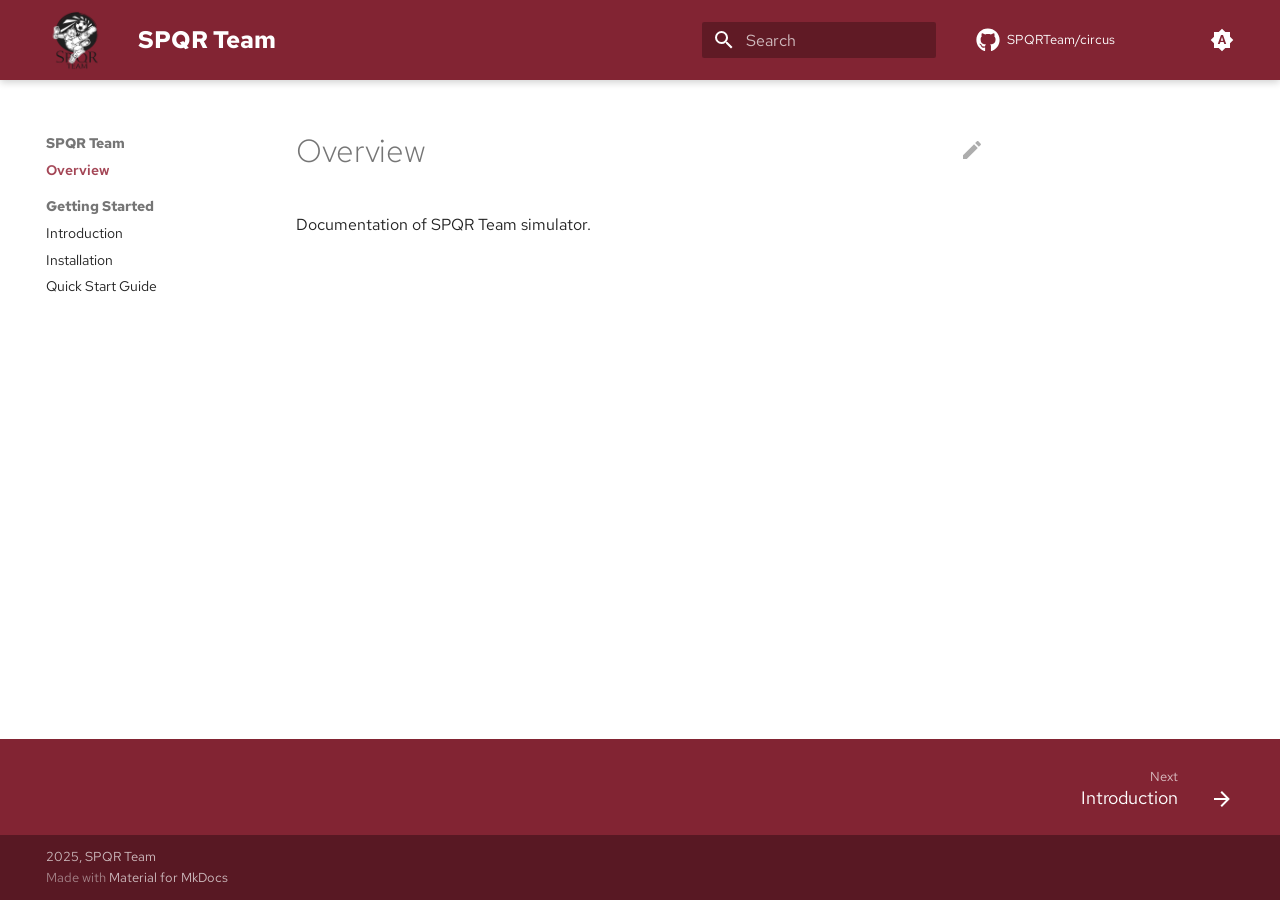
<file: index.html>
<!doctype html>
<html lang="en" class="no-js">
  <head>
    
      <meta charset="utf-8">
      <meta name="viewport" content="width=device-width,initial-scale=1">
      
        <meta name="description" content="SPQR Team Documentation">
      
      
      
        <link rel="canonical" href="https://mydomain.org/mysite/">
      
      
      
        <link rel="next" href="getting_started/introduction/">
      
      
        
      
      
      <link rel="icon" href="assets/logo.png">
      <meta name="generator" content="mkdocs-1.6.1, mkdocs-material-9.7.0">
    
    
      
        <title>SPQR Team</title>
      
    
    
      <link rel="stylesheet" href="assets/stylesheets/main.618322db.min.css">
      
        
        <link rel="stylesheet" href="assets/stylesheets/palette.ab4e12ef.min.css">
      
      


    
    
      
    
    
      
        
        
        <link rel="preconnect" href="https://fonts.gstatic.com" crossorigin>
        <link rel="stylesheet" href="https://fonts.googleapis.com/css?family=Red+Hat+Text:300,300i,400,400i,700,700i%7CJetBrains+Mono:400,400i,700,700i&display=fallback">
        <style>:root{--md-text-font:"Red Hat Text";--md-code-font:"JetBrains Mono"}</style>
      
    
    
      <link rel="stylesheet" href="stylesheets/extra.css">
    
    <script>__md_scope=new URL(".",location),__md_hash=e=>[...e].reduce(((e,_)=>(e<<5)-e+_.charCodeAt(0)),0),__md_get=(e,_=localStorage,t=__md_scope)=>JSON.parse(_.getItem(t.pathname+"."+e)),__md_set=(e,_,t=localStorage,a=__md_scope)=>{try{t.setItem(a.pathname+"."+e,JSON.stringify(_))}catch(e){}}</script>
    
      

    
    
  </head>
  
  
    
    
      
    
    
    
    
    <body dir="ltr" data-md-color-scheme="default" data-md-color-primary="indigo" data-md-color-accent="indigo">
  
    
    <input class="md-toggle" data-md-toggle="drawer" type="checkbox" id="__drawer" autocomplete="off">
    <input class="md-toggle" data-md-toggle="search" type="checkbox" id="__search" autocomplete="off">
    <label class="md-overlay" for="__drawer"></label>
    <div data-md-component="skip">
      
        
        <a href="#overview" class="md-skip">
          Skip to content
        </a>
      
    </div>
    <div data-md-component="announce">
      
    </div>
    
    
      

  

<header class="md-header md-header--shadow" data-md-component="header">
  <nav class="md-header__inner md-grid" aria-label="Header">
    <a href="." title="SPQR Team" class="md-header__button md-logo" aria-label="SPQR Team" data-md-component="logo">
      
  <img src="assets/logo_bw.png" alt="logo">

    </a>
    <label class="md-header__button md-icon" for="__drawer">
      
      <svg xmlns="http://www.w3.org/2000/svg" viewBox="0 0 24 24"><path d="M3 6h18v2H3zm0 5h18v2H3zm0 5h18v2H3z"/></svg>
    </label>
    <div class="md-header__title" data-md-component="header-title">
      <div class="md-header__ellipsis">
        <div class="md-header__topic">
          <span class="md-ellipsis">
            SPQR Team
          </span>
        </div>
        <div class="md-header__topic" data-md-component="header-topic">
          <span class="md-ellipsis">
            
              Overview
            
          </span>
        </div>
      </div>
    </div>
    
      
        <form class="md-header__option" data-md-component="palette">
  
    
    
    
    <input class="md-option" data-md-color-media="(prefers-color-scheme)" data-md-color-scheme="default" data-md-color-primary="indigo" data-md-color-accent="indigo"  aria-label="Switch to light mode"  type="radio" name="__palette" id="__palette_0">
    
      <label class="md-header__button md-icon" title="Switch to light mode" for="__palette_1" hidden>
        <svg xmlns="http://www.w3.org/2000/svg" viewBox="0 0 24 24"><path d="m14.3 16-.7-2h-3.2l-.7 2H7.8L11 7h2l3.2 9zM20 8.69V4h-4.69L12 .69 8.69 4H4v4.69L.69 12 4 15.31V20h4.69L12 23.31 15.31 20H20v-4.69L23.31 12zm-9.15 3.96h2.3L12 9z"/></svg>
      </label>
    
  
    
    
    
    <input class="md-option" data-md-color-media="(prefers-color-scheme: light)" data-md-color-scheme="default" data-md-color-primary="custom" data-md-color-accent="custom"  aria-label="Switch to dark mode"  type="radio" name="__palette" id="__palette_1">
    
      <label class="md-header__button md-icon" title="Switch to dark mode" for="__palette_2" hidden>
        <svg xmlns="http://www.w3.org/2000/svg" viewBox="0 0 24 24"><path d="M12 8a4 4 0 0 0-4 4 4 4 0 0 0 4 4 4 4 0 0 0 4-4 4 4 0 0 0-4-4m0 10a6 6 0 0 1-6-6 6 6 0 0 1 6-6 6 6 0 0 1 6 6 6 6 0 0 1-6 6m8-9.31V4h-4.69L12 .69 8.69 4H4v4.69L.69 12 4 15.31V20h4.69L12 23.31 15.31 20H20v-4.69L23.31 12z"/></svg>
      </label>
    
  
    
    
    
    <input class="md-option" data-md-color-media="(prefers-color-scheme: dark)" data-md-color-scheme="slate" data-md-color-primary="custom" data-md-color-accent="custom"  aria-label="Switch to system preference"  type="radio" name="__palette" id="__palette_2">
    
      <label class="md-header__button md-icon" title="Switch to system preference" for="__palette_0" hidden>
        <svg xmlns="http://www.w3.org/2000/svg" viewBox="0 0 24 24"><path d="M12 18c-.89 0-1.74-.2-2.5-.55C11.56 16.5 13 14.42 13 12s-1.44-4.5-3.5-5.45C10.26 6.2 11.11 6 12 6a6 6 0 0 1 6 6 6 6 0 0 1-6 6m8-9.31V4h-4.69L12 .69 8.69 4H4v4.69L.69 12 4 15.31V20h4.69L12 23.31 15.31 20H20v-4.69L23.31 12z"/></svg>
      </label>
    
  
</form>
      
    
    
      <script>var palette=__md_get("__palette");if(palette&&palette.color){if("(prefers-color-scheme)"===palette.color.media){var media=matchMedia("(prefers-color-scheme: light)"),input=document.querySelector(media.matches?"[data-md-color-media='(prefers-color-scheme: light)']":"[data-md-color-media='(prefers-color-scheme: dark)']");palette.color.media=input.getAttribute("data-md-color-media"),palette.color.scheme=input.getAttribute("data-md-color-scheme"),palette.color.primary=input.getAttribute("data-md-color-primary"),palette.color.accent=input.getAttribute("data-md-color-accent")}for(var[key,value]of Object.entries(palette.color))document.body.setAttribute("data-md-color-"+key,value)}</script>
    
    
    
      
      
        <label class="md-header__button md-icon" for="__search">
          
          <svg xmlns="http://www.w3.org/2000/svg" viewBox="0 0 24 24"><path d="M9.5 3A6.5 6.5 0 0 1 16 9.5c0 1.61-.59 3.09-1.56 4.23l.27.27h.79l5 5-1.5 1.5-5-5v-.79l-.27-.27A6.52 6.52 0 0 1 9.5 16 6.5 6.5 0 0 1 3 9.5 6.5 6.5 0 0 1 9.5 3m0 2C7 5 5 7 5 9.5S7 14 9.5 14 14 12 14 9.5 12 5 9.5 5"/></svg>
        </label>
        <div class="md-search" data-md-component="search" role="dialog">
  <label class="md-search__overlay" for="__search"></label>
  <div class="md-search__inner" role="search">
    <form class="md-search__form" name="search">
      <input type="text" class="md-search__input" name="query" aria-label="Search" placeholder="Search" autocapitalize="off" autocorrect="off" autocomplete="off" spellcheck="false" data-md-component="search-query" required>
      <label class="md-search__icon md-icon" for="__search">
        
        <svg xmlns="http://www.w3.org/2000/svg" viewBox="0 0 24 24"><path d="M9.5 3A6.5 6.5 0 0 1 16 9.5c0 1.61-.59 3.09-1.56 4.23l.27.27h.79l5 5-1.5 1.5-5-5v-.79l-.27-.27A6.52 6.52 0 0 1 9.5 16 6.5 6.5 0 0 1 3 9.5 6.5 6.5 0 0 1 9.5 3m0 2C7 5 5 7 5 9.5S7 14 9.5 14 14 12 14 9.5 12 5 9.5 5"/></svg>
        
        <svg xmlns="http://www.w3.org/2000/svg" viewBox="0 0 24 24"><path d="M20 11v2H8l5.5 5.5-1.42 1.42L4.16 12l7.92-7.92L13.5 5.5 8 11z"/></svg>
      </label>
      <nav class="md-search__options" aria-label="Search">
        
        <button type="reset" class="md-search__icon md-icon" title="Clear" aria-label="Clear" tabindex="-1">
          
          <svg xmlns="http://www.w3.org/2000/svg" viewBox="0 0 24 24"><path d="M19 6.41 17.59 5 12 10.59 6.41 5 5 6.41 10.59 12 5 17.59 6.41 19 12 13.41 17.59 19 19 17.59 13.41 12z"/></svg>
        </button>
      </nav>
      
    </form>
    <div class="md-search__output">
      <div class="md-search__scrollwrap" tabindex="0" data-md-scrollfix>
        <div class="md-search-result" data-md-component="search-result">
          <div class="md-search-result__meta">
            Initializing search
          </div>
          <ol class="md-search-result__list" role="presentation"></ol>
        </div>
      </div>
    </div>
  </div>
</div>
      
    
    
      <div class="md-header__source">
        <a href="https://github.com/DaniAffCH/circus" title="Go to repository" class="md-source" data-md-component="source">
  <div class="md-source__icon md-icon">
    
    <svg xmlns="http://www.w3.org/2000/svg" viewBox="0 0 512 512"><!--! Font Awesome Free 7.1.0 by @fontawesome - https://fontawesome.com License - https://fontawesome.com/license/free (Icons: CC BY 4.0, Fonts: SIL OFL 1.1, Code: MIT License) Copyright 2025 Fonticons, Inc.--><path d="M173.9 397.4c0 2-2.3 3.6-5.2 3.6-3.3.3-5.6-1.3-5.6-3.6 0-2 2.3-3.6 5.2-3.6 3-.3 5.6 1.3 5.6 3.6m-31.1-4.5c-.7 2 1.3 4.3 4.3 4.9 2.6 1 5.6 0 6.2-2s-1.3-4.3-4.3-5.2c-2.6-.7-5.5.3-6.2 2.3m44.2-1.7c-2.9.7-4.9 2.6-4.6 4.9.3 2 2.9 3.3 5.9 2.6 2.9-.7 4.9-2.6 4.6-4.6-.3-1.9-3-3.2-5.9-2.9M252.8 8C114.1 8 8 113.3 8 252c0 110.9 69.8 205.8 169.5 239.2 12.8 2.3 17.3-5.6 17.3-12.1 0-6.2-.3-40.4-.3-61.4 0 0-70 15-84.7-29.8 0 0-11.4-29.1-27.8-36.6 0 0-22.9-15.7 1.6-15.4 0 0 24.9 2 38.6 25.8 21.9 38.6 58.6 27.5 72.9 20.9 2.3-16 8.8-27.1 16-33.7-55.9-6.2-112.3-14.3-112.3-110.5 0-27.5 7.6-41.3 23.6-58.9-2.6-6.5-11.1-33.3 2.6-67.9 20.9-6.5 69 27 69 27 20-5.6 41.5-8.5 62.8-8.5s42.8 2.9 62.8 8.5c0 0 48.1-33.6 69-27 13.7 34.7 5.2 61.4 2.6 67.9 16 17.7 25.8 31.5 25.8 58.9 0 96.5-58.9 104.2-114.8 110.5 9.2 7.9 17 22.9 17 46.4 0 33.7-.3 75.4-.3 83.6 0 6.5 4.6 14.4 17.3 12.1C436.2 457.8 504 362.9 504 252 504 113.3 391.5 8 252.8 8M105.2 352.9c-1.3 1-1 3.3.7 5.2 1.6 1.6 3.9 2.3 5.2 1 1.3-1 1-3.3-.7-5.2-1.6-1.6-3.9-2.3-5.2-1m-10.8-8.1c-.7 1.3.3 2.9 2.3 3.9 1.6 1 3.6.7 4.3-.7.7-1.3-.3-2.9-2.3-3.9-2-.6-3.6-.3-4.3.7m32.4 35.6c-1.6 1.3-1 4.3 1.3 6.2 2.3 2.3 5.2 2.6 6.5 1 1.3-1.3.7-4.3-1.3-6.2-2.2-2.3-5.2-2.6-6.5-1m-11.4-14.7c-1.6 1-1.6 3.6 0 5.9s4.3 3.3 5.6 2.3c1.6-1.3 1.6-3.9 0-6.2-1.4-2.3-4-3.3-5.6-2"/></svg>
  </div>
  <div class="md-source__repository">
    SPQRTeam/circus
  </div>
</a>
      </div>
    
  </nav>
  
</header>
    
    <div class="md-container" data-md-component="container">
      
      
        
          
        
      
      <main class="md-main" data-md-component="main">
        <div class="md-main__inner md-grid">
          
            
              
              <div class="md-sidebar md-sidebar--primary" data-md-component="sidebar" data-md-type="navigation" >
                <div class="md-sidebar__scrollwrap">
                  <div class="md-sidebar__inner">
                    



<nav class="md-nav md-nav--primary" aria-label="Navigation" data-md-level="0">
  <label class="md-nav__title" for="__drawer">
    <a href="." title="SPQR Team" class="md-nav__button md-logo" aria-label="SPQR Team" data-md-component="logo">
      
  <img src="assets/logo_bw.png" alt="logo">

    </a>
    SPQR Team
  </label>
  
    <div class="md-nav__source">
      <a href="https://github.com/DaniAffCH/circus" title="Go to repository" class="md-source" data-md-component="source">
  <div class="md-source__icon md-icon">
    
    <svg xmlns="http://www.w3.org/2000/svg" viewBox="0 0 512 512"><!--! Font Awesome Free 7.1.0 by @fontawesome - https://fontawesome.com License - https://fontawesome.com/license/free (Icons: CC BY 4.0, Fonts: SIL OFL 1.1, Code: MIT License) Copyright 2025 Fonticons, Inc.--><path d="M173.9 397.4c0 2-2.3 3.6-5.2 3.6-3.3.3-5.6-1.3-5.6-3.6 0-2 2.3-3.6 5.2-3.6 3-.3 5.6 1.3 5.6 3.6m-31.1-4.5c-.7 2 1.3 4.3 4.3 4.9 2.6 1 5.6 0 6.2-2s-1.3-4.3-4.3-5.2c-2.6-.7-5.5.3-6.2 2.3m44.2-1.7c-2.9.7-4.9 2.6-4.6 4.9.3 2 2.9 3.3 5.9 2.6 2.9-.7 4.9-2.6 4.6-4.6-.3-1.9-3-3.2-5.9-2.9M252.8 8C114.1 8 8 113.3 8 252c0 110.9 69.8 205.8 169.5 239.2 12.8 2.3 17.3-5.6 17.3-12.1 0-6.2-.3-40.4-.3-61.4 0 0-70 15-84.7-29.8 0 0-11.4-29.1-27.8-36.6 0 0-22.9-15.7 1.6-15.4 0 0 24.9 2 38.6 25.8 21.9 38.6 58.6 27.5 72.9 20.9 2.3-16 8.8-27.1 16-33.7-55.9-6.2-112.3-14.3-112.3-110.5 0-27.5 7.6-41.3 23.6-58.9-2.6-6.5-11.1-33.3 2.6-67.9 20.9-6.5 69 27 69 27 20-5.6 41.5-8.5 62.8-8.5s42.8 2.9 62.8 8.5c0 0 48.1-33.6 69-27 13.7 34.7 5.2 61.4 2.6 67.9 16 17.7 25.8 31.5 25.8 58.9 0 96.5-58.9 104.2-114.8 110.5 9.2 7.9 17 22.9 17 46.4 0 33.7-.3 75.4-.3 83.6 0 6.5 4.6 14.4 17.3 12.1C436.2 457.8 504 362.9 504 252 504 113.3 391.5 8 252.8 8M105.2 352.9c-1.3 1-1 3.3.7 5.2 1.6 1.6 3.9 2.3 5.2 1 1.3-1 1-3.3-.7-5.2-1.6-1.6-3.9-2.3-5.2-1m-10.8-8.1c-.7 1.3.3 2.9 2.3 3.9 1.6 1 3.6.7 4.3-.7.7-1.3-.3-2.9-2.3-3.9-2-.6-3.6-.3-4.3.7m32.4 35.6c-1.6 1.3-1 4.3 1.3 6.2 2.3 2.3 5.2 2.6 6.5 1 1.3-1.3.7-4.3-1.3-6.2-2.2-2.3-5.2-2.6-6.5-1m-11.4-14.7c-1.6 1-1.6 3.6 0 5.9s4.3 3.3 5.6 2.3c1.6-1.3 1.6-3.9 0-6.2-1.4-2.3-4-3.3-5.6-2"/></svg>
  </div>
  <div class="md-source__repository">
    SPQRTeam/circus
  </div>
</a>
    </div>
  
  <ul class="md-nav__list" data-md-scrollfix>
    
      
      
  
  
    
  
  
  
    <li class="md-nav__item md-nav__item--active">
      
      <input class="md-nav__toggle md-toggle" type="checkbox" id="__toc">
      
      
        
      
      
      <a href="." class="md-nav__link md-nav__link--active">
        
  
  
  <span class="md-ellipsis">
    
  
    Overview
  

    
  </span>
  
  

      </a>
      
    </li>
  

    
      
      
  
  
  
  
    
    
    
    
      
        
        
      
    
    
    <li class="md-nav__item md-nav__item--section md-nav__item--nested">
      
        
        
        <input class="md-nav__toggle md-toggle " type="checkbox" id="__nav_2" >
        
          
          <label class="md-nav__link" for="__nav_2" id="__nav_2_label" tabindex="">
            
  
  
  <span class="md-ellipsis">
    
  
    Getting Started
  

    
  </span>
  
  

            <span class="md-nav__icon md-icon"></span>
          </label>
        
        <nav class="md-nav" data-md-level="1" aria-labelledby="__nav_2_label" aria-expanded="false">
          <label class="md-nav__title" for="__nav_2">
            <span class="md-nav__icon md-icon"></span>
            
  
    Getting Started
  

          </label>
          <ul class="md-nav__list" data-md-scrollfix>
            
              
                
  
  
  
  
    <li class="md-nav__item">
      <a href="getting_started/introduction/" class="md-nav__link">
        
  
  
  <span class="md-ellipsis">
    
  
    Introduction
  

    
  </span>
  
  

      </a>
    </li>
  

              
            
              
                
  
  
  
  
    <li class="md-nav__item">
      <a href="getting_started/installation/" class="md-nav__link">
        
  
  
  <span class="md-ellipsis">
    
  
    Installation
  

    
  </span>
  
  

      </a>
    </li>
  

              
            
              
                
  
  
  
  
    <li class="md-nav__item">
      <a href="getting_started/quick_start_guide/" class="md-nav__link">
        
  
  
  <span class="md-ellipsis">
    
  
    Quick Start Guide
  

    
  </span>
  
  

      </a>
    </li>
  

              
            
          </ul>
        </nav>
      
    </li>
  

    
  </ul>
</nav>
                  </div>
                </div>
              </div>
            
            
              
              <div class="md-sidebar md-sidebar--secondary" data-md-component="sidebar" data-md-type="toc" >
                <div class="md-sidebar__scrollwrap">
                  <div class="md-sidebar__inner">
                    

<nav class="md-nav md-nav--secondary" aria-label="Table of contents">
  
  
  
    
  
  
</nav>
                  </div>
                </div>
              </div>
            
          
          
            <div class="md-content" data-md-component="content">
              
              <article class="md-content__inner md-typeset">
                
                  


  
    <a href="https://github.com/DaniAffCH/circus/edit/master/docs/index.md" title="Edit this page" class="md-content__button md-icon" rel="edit">
      
      <svg xmlns="http://www.w3.org/2000/svg" viewBox="0 0 24 24"><path d="M20.71 7.04c.39-.39.39-1.04 0-1.41l-2.34-2.34c-.37-.39-1.02-.39-1.41 0l-1.84 1.83 3.75 3.75M3 17.25V21h3.75L17.81 9.93l-3.75-3.75z"/></svg>
    </a>
  
  


<h1 id="overview">Overview</h1>
<p>Documentation of SPQR Team simulator.</p>












                
              </article>
            </div>
          
          
  <script>var tabs=__md_get("__tabs");if(Array.isArray(tabs))e:for(var set of document.querySelectorAll(".tabbed-set")){var labels=set.querySelector(".tabbed-labels");for(var tab of tabs)for(var label of labels.getElementsByTagName("label"))if(label.innerText.trim()===tab){var input=document.getElementById(label.htmlFor);input.checked=!0;continue e}}</script>

<script>var target=document.getElementById(location.hash.slice(1));target&&target.name&&(target.checked=target.name.startsWith("__tabbed_"))</script>
        </div>
        
          <button type="button" class="md-top md-icon" data-md-component="top" hidden>
  
  <svg xmlns="http://www.w3.org/2000/svg" viewBox="0 0 24 24"><path d="M13 20h-2V8l-5.5 5.5-1.42-1.42L12 4.16l7.92 7.92-1.42 1.42L13 8z"/></svg>
  Back to top
</button>
        
      </main>
      
        <footer class="md-footer">
  
    
      
      <nav class="md-footer__inner md-grid" aria-label="Footer" >
        
        
          
          <a href="getting_started/introduction/" class="md-footer__link md-footer__link--next" aria-label="Next: Introduction">
            <div class="md-footer__title">
              <span class="md-footer__direction">
                Next
              </span>
              <div class="md-ellipsis">
                Introduction
              </div>
            </div>
            <div class="md-footer__button md-icon">
              
              <svg xmlns="http://www.w3.org/2000/svg" viewBox="0 0 24 24"><path d="M4 11v2h12l-5.5 5.5 1.42 1.42L19.84 12l-7.92-7.92L10.5 5.5 16 11z"/></svg>
            </div>
          </a>
        
      </nav>
    
  
  <div class="md-footer-meta md-typeset">
    <div class="md-footer-meta__inner md-grid">
      <div class="md-copyright">
  
    <div class="md-copyright__highlight">
      2025, SPQR Team
    </div>
  
  
    Made with
    <a href="https://squidfunk.github.io/mkdocs-material/" target="_blank" rel="noopener">
      Material for MkDocs
    </a>
  
</div>
      
    </div>
  </div>
</footer>
      
    </div>
    <div class="md-dialog" data-md-component="dialog">
      <div class="md-dialog__inner md-typeset"></div>
    </div>
    
      <div class="md-progress" data-md-component="progress" role="progressbar"></div>
    
    
    
      
      
      <script id="__config" type="application/json">{"annotate": null, "base": ".", "features": ["content.tabs.link", "content.code.copy", "content.action.edit", "content.code.annotate", "content.tooltips", "content.code.select", "navigation.instant", "navigation.instant.progress", "navigation.tracking", "navigation.sections", "navigation.top", "navigation.footer"], "search": "assets/javascripts/workers/search.7a47a382.min.js", "tags": null, "translations": {"clipboard.copied": "Copied to clipboard", "clipboard.copy": "Copy to clipboard", "search.result.more.one": "1 more on this page", "search.result.more.other": "# more on this page", "search.result.none": "No matching documents", "search.result.one": "1 matching document", "search.result.other": "# matching documents", "search.result.placeholder": "Type to start searching", "search.result.term.missing": "Missing", "select.version": "Select version"}, "version": null}</script>
    
    
      <script src="assets/javascripts/bundle.e71a0d61.min.js"></script>
      
    
  </body>
</html>
</file>
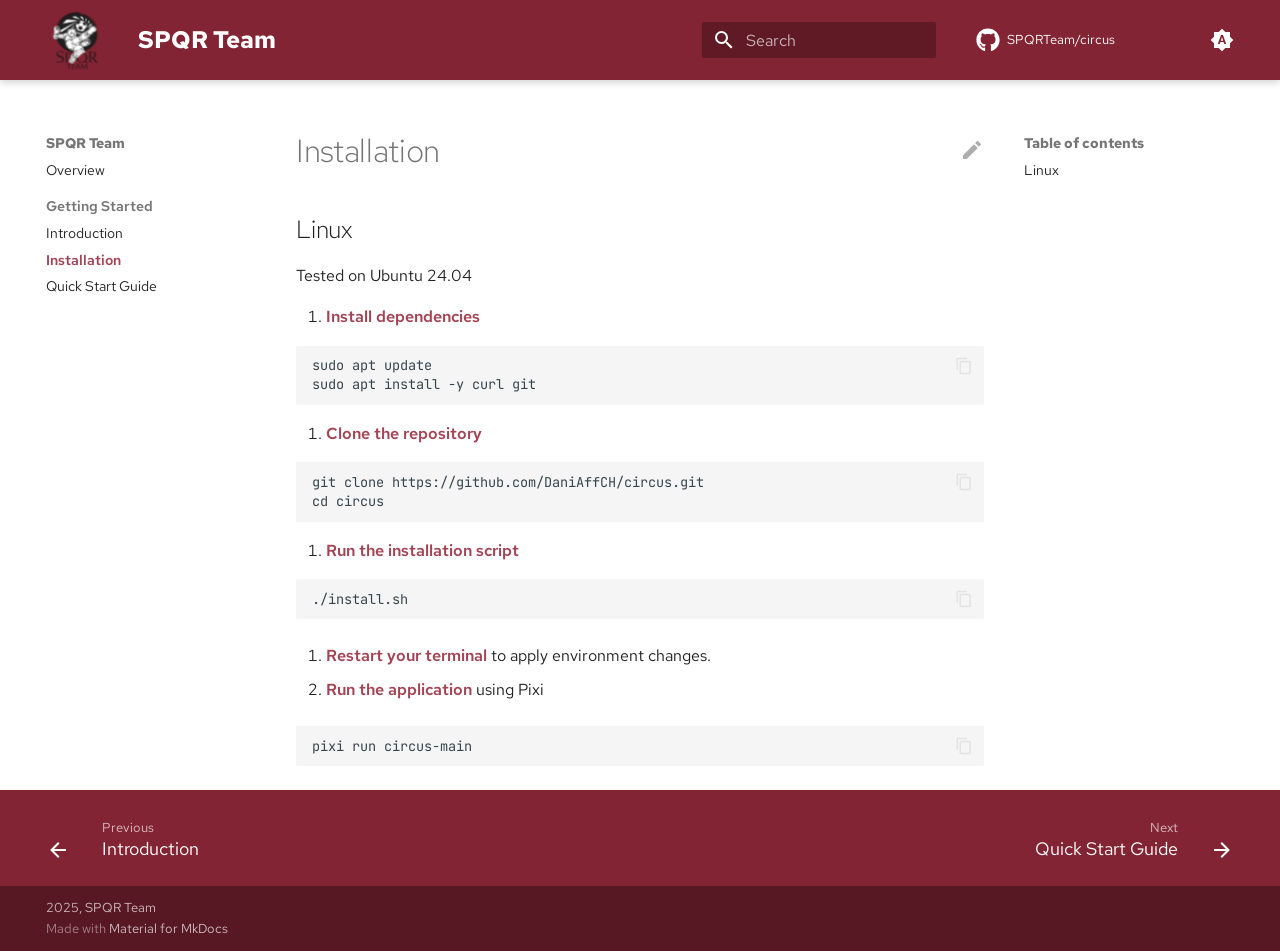
<file: getting_started/installation/index.html>
<!doctype html>
<html lang="en" class="no-js">
  <head>
    
      <meta charset="utf-8">
      <meta name="viewport" content="width=device-width,initial-scale=1">
      
        <meta name="description" content="SPQR Team Documentation">
      
      
      
        <link rel="canonical" href="https://mydomain.org/mysite/getting_started/installation/">
      
      
        <link rel="prev" href="../introduction/">
      
      
        <link rel="next" href="../quick_start_guide/">
      
      
        
      
      
      <link rel="icon" href="../../assets/logo.png">
      <meta name="generator" content="mkdocs-1.6.1, mkdocs-material-9.7.0">
    
    
      
        <title>Installation - SPQR Team</title>
      
    
    
      <link rel="stylesheet" href="../../assets/stylesheets/main.618322db.min.css">
      
        
        <link rel="stylesheet" href="../../assets/stylesheets/palette.ab4e12ef.min.css">
      
      


    
    
      
    
    
      
        
        
        <link rel="preconnect" href="https://fonts.gstatic.com" crossorigin>
        <link rel="stylesheet" href="https://fonts.googleapis.com/css?family=Red+Hat+Text:300,300i,400,400i,700,700i%7CJetBrains+Mono:400,400i,700,700i&display=fallback">
        <style>:root{--md-text-font:"Red Hat Text";--md-code-font:"JetBrains Mono"}</style>
      
    
    
      <link rel="stylesheet" href="../../stylesheets/extra.css">
    
    <script>__md_scope=new URL("../..",location),__md_hash=e=>[...e].reduce(((e,_)=>(e<<5)-e+_.charCodeAt(0)),0),__md_get=(e,_=localStorage,t=__md_scope)=>JSON.parse(_.getItem(t.pathname+"."+e)),__md_set=(e,_,t=localStorage,a=__md_scope)=>{try{t.setItem(a.pathname+"."+e,JSON.stringify(_))}catch(e){}}</script>
    
      

    
    
  </head>
  
  
    
    
      
    
    
    
    
    <body dir="ltr" data-md-color-scheme="default" data-md-color-primary="indigo" data-md-color-accent="indigo">
  
    
    <input class="md-toggle" data-md-toggle="drawer" type="checkbox" id="__drawer" autocomplete="off">
    <input class="md-toggle" data-md-toggle="search" type="checkbox" id="__search" autocomplete="off">
    <label class="md-overlay" for="__drawer"></label>
    <div data-md-component="skip">
      
        
        <a href="#installation" class="md-skip">
          Skip to content
        </a>
      
    </div>
    <div data-md-component="announce">
      
    </div>
    
    
      

  

<header class="md-header md-header--shadow" data-md-component="header">
  <nav class="md-header__inner md-grid" aria-label="Header">
    <a href="../.." title="SPQR Team" class="md-header__button md-logo" aria-label="SPQR Team" data-md-component="logo">
      
  <img src="../../assets/logo_bw.png" alt="logo">

    </a>
    <label class="md-header__button md-icon" for="__drawer">
      
      <svg xmlns="http://www.w3.org/2000/svg" viewBox="0 0 24 24"><path d="M3 6h18v2H3zm0 5h18v2H3zm0 5h18v2H3z"/></svg>
    </label>
    <div class="md-header__title" data-md-component="header-title">
      <div class="md-header__ellipsis">
        <div class="md-header__topic">
          <span class="md-ellipsis">
            SPQR Team
          </span>
        </div>
        <div class="md-header__topic" data-md-component="header-topic">
          <span class="md-ellipsis">
            
              Installation
            
          </span>
        </div>
      </div>
    </div>
    
      
        <form class="md-header__option" data-md-component="palette">
  
    
    
    
    <input class="md-option" data-md-color-media="(prefers-color-scheme)" data-md-color-scheme="default" data-md-color-primary="indigo" data-md-color-accent="indigo"  aria-label="Switch to light mode"  type="radio" name="__palette" id="__palette_0">
    
      <label class="md-header__button md-icon" title="Switch to light mode" for="__palette_1" hidden>
        <svg xmlns="http://www.w3.org/2000/svg" viewBox="0 0 24 24"><path d="m14.3 16-.7-2h-3.2l-.7 2H7.8L11 7h2l3.2 9zM20 8.69V4h-4.69L12 .69 8.69 4H4v4.69L.69 12 4 15.31V20h4.69L12 23.31 15.31 20H20v-4.69L23.31 12zm-9.15 3.96h2.3L12 9z"/></svg>
      </label>
    
  
    
    
    
    <input class="md-option" data-md-color-media="(prefers-color-scheme: light)" data-md-color-scheme="default" data-md-color-primary="custom" data-md-color-accent="custom"  aria-label="Switch to dark mode"  type="radio" name="__palette" id="__palette_1">
    
      <label class="md-header__button md-icon" title="Switch to dark mode" for="__palette_2" hidden>
        <svg xmlns="http://www.w3.org/2000/svg" viewBox="0 0 24 24"><path d="M12 8a4 4 0 0 0-4 4 4 4 0 0 0 4 4 4 4 0 0 0 4-4 4 4 0 0 0-4-4m0 10a6 6 0 0 1-6-6 6 6 0 0 1 6-6 6 6 0 0 1 6 6 6 6 0 0 1-6 6m8-9.31V4h-4.69L12 .69 8.69 4H4v4.69L.69 12 4 15.31V20h4.69L12 23.31 15.31 20H20v-4.69L23.31 12z"/></svg>
      </label>
    
  
    
    
    
    <input class="md-option" data-md-color-media="(prefers-color-scheme: dark)" data-md-color-scheme="slate" data-md-color-primary="custom" data-md-color-accent="custom"  aria-label="Switch to system preference"  type="radio" name="__palette" id="__palette_2">
    
      <label class="md-header__button md-icon" title="Switch to system preference" for="__palette_0" hidden>
        <svg xmlns="http://www.w3.org/2000/svg" viewBox="0 0 24 24"><path d="M12 18c-.89 0-1.74-.2-2.5-.55C11.56 16.5 13 14.42 13 12s-1.44-4.5-3.5-5.45C10.26 6.2 11.11 6 12 6a6 6 0 0 1 6 6 6 6 0 0 1-6 6m8-9.31V4h-4.69L12 .69 8.69 4H4v4.69L.69 12 4 15.31V20h4.69L12 23.31 15.31 20H20v-4.69L23.31 12z"/></svg>
      </label>
    
  
</form>
      
    
    
      <script>var palette=__md_get("__palette");if(palette&&palette.color){if("(prefers-color-scheme)"===palette.color.media){var media=matchMedia("(prefers-color-scheme: light)"),input=document.querySelector(media.matches?"[data-md-color-media='(prefers-color-scheme: light)']":"[data-md-color-media='(prefers-color-scheme: dark)']");palette.color.media=input.getAttribute("data-md-color-media"),palette.color.scheme=input.getAttribute("data-md-color-scheme"),palette.color.primary=input.getAttribute("data-md-color-primary"),palette.color.accent=input.getAttribute("data-md-color-accent")}for(var[key,value]of Object.entries(palette.color))document.body.setAttribute("data-md-color-"+key,value)}</script>
    
    
    
      
      
        <label class="md-header__button md-icon" for="__search">
          
          <svg xmlns="http://www.w3.org/2000/svg" viewBox="0 0 24 24"><path d="M9.5 3A6.5 6.5 0 0 1 16 9.5c0 1.61-.59 3.09-1.56 4.23l.27.27h.79l5 5-1.5 1.5-5-5v-.79l-.27-.27A6.52 6.52 0 0 1 9.5 16 6.5 6.5 0 0 1 3 9.5 6.5 6.5 0 0 1 9.5 3m0 2C7 5 5 7 5 9.5S7 14 9.5 14 14 12 14 9.5 12 5 9.5 5"/></svg>
        </label>
        <div class="md-search" data-md-component="search" role="dialog">
  <label class="md-search__overlay" for="__search"></label>
  <div class="md-search__inner" role="search">
    <form class="md-search__form" name="search">
      <input type="text" class="md-search__input" name="query" aria-label="Search" placeholder="Search" autocapitalize="off" autocorrect="off" autocomplete="off" spellcheck="false" data-md-component="search-query" required>
      <label class="md-search__icon md-icon" for="__search">
        
        <svg xmlns="http://www.w3.org/2000/svg" viewBox="0 0 24 24"><path d="M9.5 3A6.5 6.5 0 0 1 16 9.5c0 1.61-.59 3.09-1.56 4.23l.27.27h.79l5 5-1.5 1.5-5-5v-.79l-.27-.27A6.52 6.52 0 0 1 9.5 16 6.5 6.5 0 0 1 3 9.5 6.5 6.5 0 0 1 9.5 3m0 2C7 5 5 7 5 9.5S7 14 9.5 14 14 12 14 9.5 12 5 9.5 5"/></svg>
        
        <svg xmlns="http://www.w3.org/2000/svg" viewBox="0 0 24 24"><path d="M20 11v2H8l5.5 5.5-1.42 1.42L4.16 12l7.92-7.92L13.5 5.5 8 11z"/></svg>
      </label>
      <nav class="md-search__options" aria-label="Search">
        
        <button type="reset" class="md-search__icon md-icon" title="Clear" aria-label="Clear" tabindex="-1">
          
          <svg xmlns="http://www.w3.org/2000/svg" viewBox="0 0 24 24"><path d="M19 6.41 17.59 5 12 10.59 6.41 5 5 6.41 10.59 12 5 17.59 6.41 19 12 13.41 17.59 19 19 17.59 13.41 12z"/></svg>
        </button>
      </nav>
      
    </form>
    <div class="md-search__output">
      <div class="md-search__scrollwrap" tabindex="0" data-md-scrollfix>
        <div class="md-search-result" data-md-component="search-result">
          <div class="md-search-result__meta">
            Initializing search
          </div>
          <ol class="md-search-result__list" role="presentation"></ol>
        </div>
      </div>
    </div>
  </div>
</div>
      
    
    
      <div class="md-header__source">
        <a href="https://github.com/DaniAffCH/circus" title="Go to repository" class="md-source" data-md-component="source">
  <div class="md-source__icon md-icon">
    
    <svg xmlns="http://www.w3.org/2000/svg" viewBox="0 0 512 512"><!--! Font Awesome Free 7.1.0 by @fontawesome - https://fontawesome.com License - https://fontawesome.com/license/free (Icons: CC BY 4.0, Fonts: SIL OFL 1.1, Code: MIT License) Copyright 2025 Fonticons, Inc.--><path d="M173.9 397.4c0 2-2.3 3.6-5.2 3.6-3.3.3-5.6-1.3-5.6-3.6 0-2 2.3-3.6 5.2-3.6 3-.3 5.6 1.3 5.6 3.6m-31.1-4.5c-.7 2 1.3 4.3 4.3 4.9 2.6 1 5.6 0 6.2-2s-1.3-4.3-4.3-5.2c-2.6-.7-5.5.3-6.2 2.3m44.2-1.7c-2.9.7-4.9 2.6-4.6 4.9.3 2 2.9 3.3 5.9 2.6 2.9-.7 4.9-2.6 4.6-4.6-.3-1.9-3-3.2-5.9-2.9M252.8 8C114.1 8 8 113.3 8 252c0 110.9 69.8 205.8 169.5 239.2 12.8 2.3 17.3-5.6 17.3-12.1 0-6.2-.3-40.4-.3-61.4 0 0-70 15-84.7-29.8 0 0-11.4-29.1-27.8-36.6 0 0-22.9-15.7 1.6-15.4 0 0 24.9 2 38.6 25.8 21.9 38.6 58.6 27.5 72.9 20.9 2.3-16 8.8-27.1 16-33.7-55.9-6.2-112.3-14.3-112.3-110.5 0-27.5 7.6-41.3 23.6-58.9-2.6-6.5-11.1-33.3 2.6-67.9 20.9-6.5 69 27 69 27 20-5.6 41.5-8.5 62.8-8.5s42.8 2.9 62.8 8.5c0 0 48.1-33.6 69-27 13.7 34.7 5.2 61.4 2.6 67.9 16 17.7 25.8 31.5 25.8 58.9 0 96.5-58.9 104.2-114.8 110.5 9.2 7.9 17 22.9 17 46.4 0 33.7-.3 75.4-.3 83.6 0 6.5 4.6 14.4 17.3 12.1C436.2 457.8 504 362.9 504 252 504 113.3 391.5 8 252.8 8M105.2 352.9c-1.3 1-1 3.3.7 5.2 1.6 1.6 3.9 2.3 5.2 1 1.3-1 1-3.3-.7-5.2-1.6-1.6-3.9-2.3-5.2-1m-10.8-8.1c-.7 1.3.3 2.9 2.3 3.9 1.6 1 3.6.7 4.3-.7.7-1.3-.3-2.9-2.3-3.9-2-.6-3.6-.3-4.3.7m32.4 35.6c-1.6 1.3-1 4.3 1.3 6.2 2.3 2.3 5.2 2.6 6.5 1 1.3-1.3.7-4.3-1.3-6.2-2.2-2.3-5.2-2.6-6.5-1m-11.4-14.7c-1.6 1-1.6 3.6 0 5.9s4.3 3.3 5.6 2.3c1.6-1.3 1.6-3.9 0-6.2-1.4-2.3-4-3.3-5.6-2"/></svg>
  </div>
  <div class="md-source__repository">
    SPQRTeam/circus
  </div>
</a>
      </div>
    
  </nav>
  
</header>
    
    <div class="md-container" data-md-component="container">
      
      
        
          
        
      
      <main class="md-main" data-md-component="main">
        <div class="md-main__inner md-grid">
          
            
              
              <div class="md-sidebar md-sidebar--primary" data-md-component="sidebar" data-md-type="navigation" >
                <div class="md-sidebar__scrollwrap">
                  <div class="md-sidebar__inner">
                    



<nav class="md-nav md-nav--primary" aria-label="Navigation" data-md-level="0">
  <label class="md-nav__title" for="__drawer">
    <a href="../.." title="SPQR Team" class="md-nav__button md-logo" aria-label="SPQR Team" data-md-component="logo">
      
  <img src="../../assets/logo_bw.png" alt="logo">

    </a>
    SPQR Team
  </label>
  
    <div class="md-nav__source">
      <a href="https://github.com/DaniAffCH/circus" title="Go to repository" class="md-source" data-md-component="source">
  <div class="md-source__icon md-icon">
    
    <svg xmlns="http://www.w3.org/2000/svg" viewBox="0 0 512 512"><!--! Font Awesome Free 7.1.0 by @fontawesome - https://fontawesome.com License - https://fontawesome.com/license/free (Icons: CC BY 4.0, Fonts: SIL OFL 1.1, Code: MIT License) Copyright 2025 Fonticons, Inc.--><path d="M173.9 397.4c0 2-2.3 3.6-5.2 3.6-3.3.3-5.6-1.3-5.6-3.6 0-2 2.3-3.6 5.2-3.6 3-.3 5.6 1.3 5.6 3.6m-31.1-4.5c-.7 2 1.3 4.3 4.3 4.9 2.6 1 5.6 0 6.2-2s-1.3-4.3-4.3-5.2c-2.6-.7-5.5.3-6.2 2.3m44.2-1.7c-2.9.7-4.9 2.6-4.6 4.9.3 2 2.9 3.3 5.9 2.6 2.9-.7 4.9-2.6 4.6-4.6-.3-1.9-3-3.2-5.9-2.9M252.8 8C114.1 8 8 113.3 8 252c0 110.9 69.8 205.8 169.5 239.2 12.8 2.3 17.3-5.6 17.3-12.1 0-6.2-.3-40.4-.3-61.4 0 0-70 15-84.7-29.8 0 0-11.4-29.1-27.8-36.6 0 0-22.9-15.7 1.6-15.4 0 0 24.9 2 38.6 25.8 21.9 38.6 58.6 27.5 72.9 20.9 2.3-16 8.8-27.1 16-33.7-55.9-6.2-112.3-14.3-112.3-110.5 0-27.5 7.6-41.3 23.6-58.9-2.6-6.5-11.1-33.3 2.6-67.9 20.9-6.5 69 27 69 27 20-5.6 41.5-8.5 62.8-8.5s42.8 2.9 62.8 8.5c0 0 48.1-33.6 69-27 13.7 34.7 5.2 61.4 2.6 67.9 16 17.7 25.8 31.5 25.8 58.9 0 96.5-58.9 104.2-114.8 110.5 9.2 7.9 17 22.9 17 46.4 0 33.7-.3 75.4-.3 83.6 0 6.5 4.6 14.4 17.3 12.1C436.2 457.8 504 362.9 504 252 504 113.3 391.5 8 252.8 8M105.2 352.9c-1.3 1-1 3.3.7 5.2 1.6 1.6 3.9 2.3 5.2 1 1.3-1 1-3.3-.7-5.2-1.6-1.6-3.9-2.3-5.2-1m-10.8-8.1c-.7 1.3.3 2.9 2.3 3.9 1.6 1 3.6.7 4.3-.7.7-1.3-.3-2.9-2.3-3.9-2-.6-3.6-.3-4.3.7m32.4 35.6c-1.6 1.3-1 4.3 1.3 6.2 2.3 2.3 5.2 2.6 6.5 1 1.3-1.3.7-4.3-1.3-6.2-2.2-2.3-5.2-2.6-6.5-1m-11.4-14.7c-1.6 1-1.6 3.6 0 5.9s4.3 3.3 5.6 2.3c1.6-1.3 1.6-3.9 0-6.2-1.4-2.3-4-3.3-5.6-2"/></svg>
  </div>
  <div class="md-source__repository">
    SPQRTeam/circus
  </div>
</a>
    </div>
  
  <ul class="md-nav__list" data-md-scrollfix>
    
      
      
  
  
  
  
    <li class="md-nav__item">
      <a href="../.." class="md-nav__link">
        
  
  
  <span class="md-ellipsis">
    
  
    Overview
  

    
  </span>
  
  

      </a>
    </li>
  

    
      
      
  
  
    
  
  
  
    
    
    
    
      
        
        
      
    
    
    <li class="md-nav__item md-nav__item--active md-nav__item--section md-nav__item--nested">
      
        
        
        <input class="md-nav__toggle md-toggle " type="checkbox" id="__nav_2" checked>
        
          
          <label class="md-nav__link" for="__nav_2" id="__nav_2_label" tabindex="">
            
  
  
  <span class="md-ellipsis">
    
  
    Getting Started
  

    
  </span>
  
  

            <span class="md-nav__icon md-icon"></span>
          </label>
        
        <nav class="md-nav" data-md-level="1" aria-labelledby="__nav_2_label" aria-expanded="true">
          <label class="md-nav__title" for="__nav_2">
            <span class="md-nav__icon md-icon"></span>
            
  
    Getting Started
  

          </label>
          <ul class="md-nav__list" data-md-scrollfix>
            
              
                
  
  
  
  
    <li class="md-nav__item">
      <a href="../introduction/" class="md-nav__link">
        
  
  
  <span class="md-ellipsis">
    
  
    Introduction
  

    
  </span>
  
  

      </a>
    </li>
  

              
            
              
                
  
  
    
  
  
  
    <li class="md-nav__item md-nav__item--active">
      
      <input class="md-nav__toggle md-toggle" type="checkbox" id="__toc">
      
      
        
      
      
        <label class="md-nav__link md-nav__link--active" for="__toc">
          
  
  
  <span class="md-ellipsis">
    
  
    Installation
  

    
  </span>
  
  

          <span class="md-nav__icon md-icon"></span>
        </label>
      
      <a href="./" class="md-nav__link md-nav__link--active">
        
  
  
  <span class="md-ellipsis">
    
  
    Installation
  

    
  </span>
  
  

      </a>
      
        

<nav class="md-nav md-nav--secondary" aria-label="Table of contents">
  
  
  
    
  
  
    <label class="md-nav__title" for="__toc">
      <span class="md-nav__icon md-icon"></span>
      Table of contents
    </label>
    <ul class="md-nav__list" data-md-component="toc" data-md-scrollfix>
      
        <li class="md-nav__item">
  <a href="#linux" class="md-nav__link">
    <span class="md-ellipsis">
      
        Linux
      
    </span>
  </a>
  
</li>
      
    </ul>
  
</nav>
      
    </li>
  

              
            
              
                
  
  
  
  
    <li class="md-nav__item">
      <a href="../quick_start_guide/" class="md-nav__link">
        
  
  
  <span class="md-ellipsis">
    
  
    Quick Start Guide
  

    
  </span>
  
  

      </a>
    </li>
  

              
            
          </ul>
        </nav>
      
    </li>
  

    
  </ul>
</nav>
                  </div>
                </div>
              </div>
            
            
              
              <div class="md-sidebar md-sidebar--secondary" data-md-component="sidebar" data-md-type="toc" >
                <div class="md-sidebar__scrollwrap">
                  <div class="md-sidebar__inner">
                    

<nav class="md-nav md-nav--secondary" aria-label="Table of contents">
  
  
  
    
  
  
    <label class="md-nav__title" for="__toc">
      <span class="md-nav__icon md-icon"></span>
      Table of contents
    </label>
    <ul class="md-nav__list" data-md-component="toc" data-md-scrollfix>
      
        <li class="md-nav__item">
  <a href="#linux" class="md-nav__link">
    <span class="md-ellipsis">
      
        Linux
      
    </span>
  </a>
  
</li>
      
    </ul>
  
</nav>
                  </div>
                </div>
              </div>
            
          
          
            <div class="md-content" data-md-component="content">
              
              <article class="md-content__inner md-typeset">
                
                  


  
    <a href="https://github.com/DaniAffCH/circus/edit/master/docs/getting_started/installation.md" title="Edit this page" class="md-content__button md-icon" rel="edit">
      
      <svg xmlns="http://www.w3.org/2000/svg" viewBox="0 0 24 24"><path d="M20.71 7.04c.39-.39.39-1.04 0-1.41l-2.34-2.34c-.37-.39-1.02-.39-1.41 0l-1.84 1.83 3.75 3.75M3 17.25V21h3.75L17.81 9.93l-3.75-3.75z"/></svg>
    </a>
  
  


<h1 id="installation">Installation</h1>
<h2 id="linux">Linux</h2>
<p>Tested on Ubuntu 24.04</p>
<ol>
<li><strong>Install dependencies</strong></li>
</ol>
<pre><code class="language-bash">sudo apt update
sudo apt install -y curl git
</code></pre>
<ol>
<li><strong>Clone the repository</strong></li>
</ol>
<pre><code class="language-bash">git clone https://github.com/DaniAffCH/circus.git
cd circus
</code></pre>
<ol>
<li><strong>Run the installation script</strong></li>
</ol>
<pre><code class="language-bash">./install.sh
</code></pre>
<ol>
<li>
<p><strong>Restart your terminal</strong> to apply environment changes.</p>
</li>
<li>
<p><strong>Run the application</strong> using Pixi</p>
</li>
</ol>
<pre><code class="language-bash">pixi run circus-main
</code></pre>












                
              </article>
            </div>
          
          
  <script>var tabs=__md_get("__tabs");if(Array.isArray(tabs))e:for(var set of document.querySelectorAll(".tabbed-set")){var labels=set.querySelector(".tabbed-labels");for(var tab of tabs)for(var label of labels.getElementsByTagName("label"))if(label.innerText.trim()===tab){var input=document.getElementById(label.htmlFor);input.checked=!0;continue e}}</script>

<script>var target=document.getElementById(location.hash.slice(1));target&&target.name&&(target.checked=target.name.startsWith("__tabbed_"))</script>
        </div>
        
          <button type="button" class="md-top md-icon" data-md-component="top" hidden>
  
  <svg xmlns="http://www.w3.org/2000/svg" viewBox="0 0 24 24"><path d="M13 20h-2V8l-5.5 5.5-1.42-1.42L12 4.16l7.92 7.92-1.42 1.42L13 8z"/></svg>
  Back to top
</button>
        
      </main>
      
        <footer class="md-footer">
  
    
      
      <nav class="md-footer__inner md-grid" aria-label="Footer" >
        
          
          <a href="../introduction/" class="md-footer__link md-footer__link--prev" aria-label="Previous: Introduction">
            <div class="md-footer__button md-icon">
              
              <svg xmlns="http://www.w3.org/2000/svg" viewBox="0 0 24 24"><path d="M20 11v2H8l5.5 5.5-1.42 1.42L4.16 12l7.92-7.92L13.5 5.5 8 11z"/></svg>
            </div>
            <div class="md-footer__title">
              <span class="md-footer__direction">
                Previous
              </span>
              <div class="md-ellipsis">
                Introduction
              </div>
            </div>
          </a>
        
        
          
          <a href="../quick_start_guide/" class="md-footer__link md-footer__link--next" aria-label="Next: Quick Start Guide">
            <div class="md-footer__title">
              <span class="md-footer__direction">
                Next
              </span>
              <div class="md-ellipsis">
                Quick Start Guide
              </div>
            </div>
            <div class="md-footer__button md-icon">
              
              <svg xmlns="http://www.w3.org/2000/svg" viewBox="0 0 24 24"><path d="M4 11v2h12l-5.5 5.5 1.42 1.42L19.84 12l-7.92-7.92L10.5 5.5 16 11z"/></svg>
            </div>
          </a>
        
      </nav>
    
  
  <div class="md-footer-meta md-typeset">
    <div class="md-footer-meta__inner md-grid">
      <div class="md-copyright">
  
    <div class="md-copyright__highlight">
      2025, SPQR Team
    </div>
  
  
    Made with
    <a href="https://squidfunk.github.io/mkdocs-material/" target="_blank" rel="noopener">
      Material for MkDocs
    </a>
  
</div>
      
    </div>
  </div>
</footer>
      
    </div>
    <div class="md-dialog" data-md-component="dialog">
      <div class="md-dialog__inner md-typeset"></div>
    </div>
    
      <div class="md-progress" data-md-component="progress" role="progressbar"></div>
    
    
    
      
      
      <script id="__config" type="application/json">{"annotate": null, "base": "../..", "features": ["content.tabs.link", "content.code.copy", "content.action.edit", "content.code.annotate", "content.tooltips", "content.code.select", "navigation.instant", "navigation.instant.progress", "navigation.tracking", "navigation.sections", "navigation.top", "navigation.footer"], "search": "../../assets/javascripts/workers/search.7a47a382.min.js", "tags": null, "translations": {"clipboard.copied": "Copied to clipboard", "clipboard.copy": "Copy to clipboard", "search.result.more.one": "1 more on this page", "search.result.more.other": "# more on this page", "search.result.none": "No matching documents", "search.result.one": "1 matching document", "search.result.other": "# matching documents", "search.result.placeholder": "Type to start searching", "search.result.term.missing": "Missing", "select.version": "Select version"}, "version": null}</script>
    
    
      <script src="../../assets/javascripts/bundle.e71a0d61.min.js"></script>
      
    
  </body>
</html>
</file>
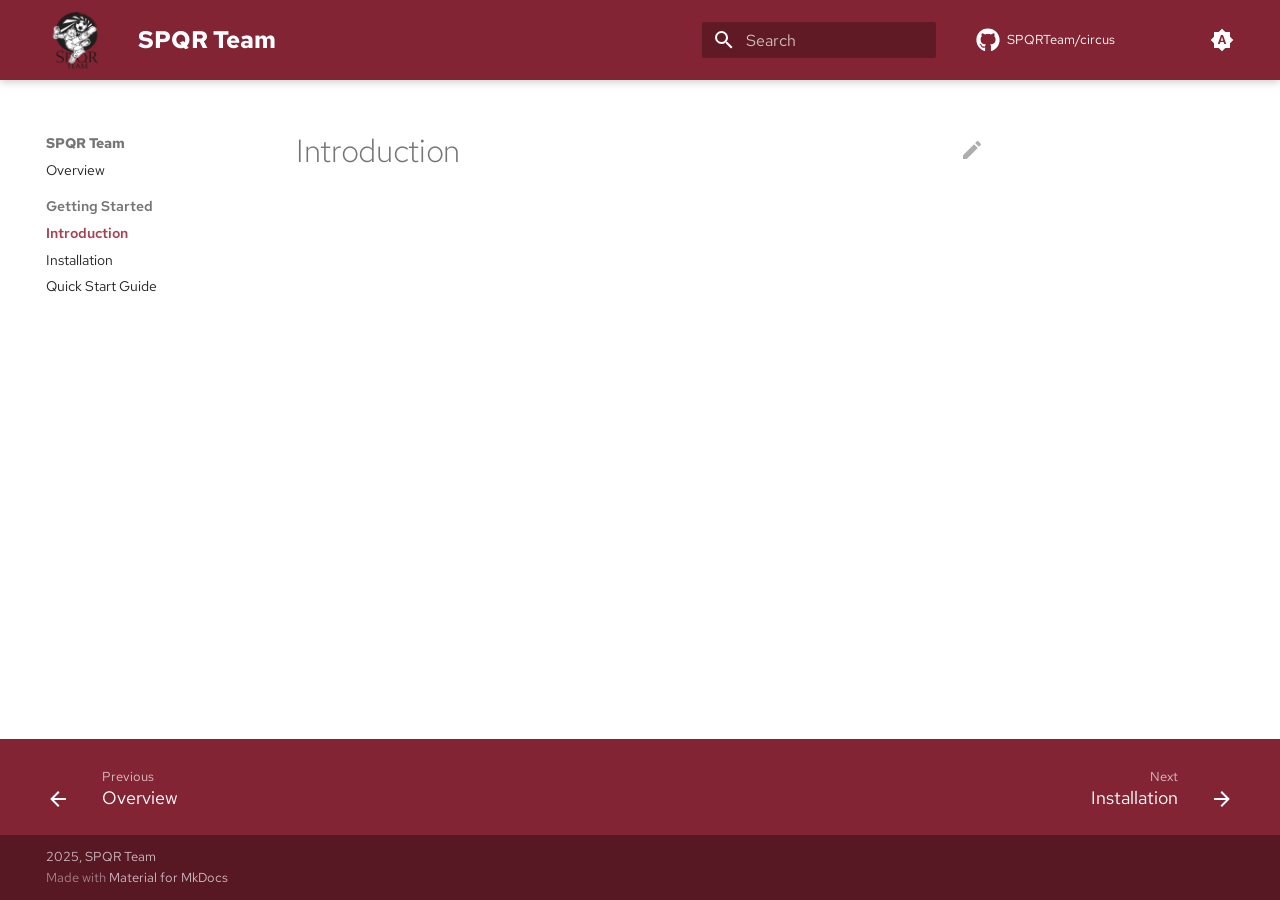
<file: getting_started/introduction/index.html>
<!doctype html>
<html lang="en" class="no-js">
  <head>
    
      <meta charset="utf-8">
      <meta name="viewport" content="width=device-width,initial-scale=1">
      
        <meta name="description" content="SPQR Team Documentation">
      
      
      
        <link rel="canonical" href="https://mydomain.org/mysite/getting_started/introduction/">
      
      
        <link rel="prev" href="../..">
      
      
        <link rel="next" href="../installation/">
      
      
        
      
      
      <link rel="icon" href="../../assets/logo.png">
      <meta name="generator" content="mkdocs-1.6.1, mkdocs-material-9.7.0">
    
    
      
        <title>Introduction - SPQR Team</title>
      
    
    
      <link rel="stylesheet" href="../../assets/stylesheets/main.618322db.min.css">
      
        
        <link rel="stylesheet" href="../../assets/stylesheets/palette.ab4e12ef.min.css">
      
      


    
    
      
    
    
      
        
        
        <link rel="preconnect" href="https://fonts.gstatic.com" crossorigin>
        <link rel="stylesheet" href="https://fonts.googleapis.com/css?family=Red+Hat+Text:300,300i,400,400i,700,700i%7CJetBrains+Mono:400,400i,700,700i&display=fallback">
        <style>:root{--md-text-font:"Red Hat Text";--md-code-font:"JetBrains Mono"}</style>
      
    
    
      <link rel="stylesheet" href="../../stylesheets/extra.css">
    
    <script>__md_scope=new URL("../..",location),__md_hash=e=>[...e].reduce(((e,_)=>(e<<5)-e+_.charCodeAt(0)),0),__md_get=(e,_=localStorage,t=__md_scope)=>JSON.parse(_.getItem(t.pathname+"."+e)),__md_set=(e,_,t=localStorage,a=__md_scope)=>{try{t.setItem(a.pathname+"."+e,JSON.stringify(_))}catch(e){}}</script>
    
      

    
    
  </head>
  
  
    
    
      
    
    
    
    
    <body dir="ltr" data-md-color-scheme="default" data-md-color-primary="indigo" data-md-color-accent="indigo">
  
    
    <input class="md-toggle" data-md-toggle="drawer" type="checkbox" id="__drawer" autocomplete="off">
    <input class="md-toggle" data-md-toggle="search" type="checkbox" id="__search" autocomplete="off">
    <label class="md-overlay" for="__drawer"></label>
    <div data-md-component="skip">
      
        
        <a href="#introduction" class="md-skip">
          Skip to content
        </a>
      
    </div>
    <div data-md-component="announce">
      
    </div>
    
    
      

  

<header class="md-header md-header--shadow" data-md-component="header">
  <nav class="md-header__inner md-grid" aria-label="Header">
    <a href="../.." title="SPQR Team" class="md-header__button md-logo" aria-label="SPQR Team" data-md-component="logo">
      
  <img src="../../assets/logo_bw.png" alt="logo">

    </a>
    <label class="md-header__button md-icon" for="__drawer">
      
      <svg xmlns="http://www.w3.org/2000/svg" viewBox="0 0 24 24"><path d="M3 6h18v2H3zm0 5h18v2H3zm0 5h18v2H3z"/></svg>
    </label>
    <div class="md-header__title" data-md-component="header-title">
      <div class="md-header__ellipsis">
        <div class="md-header__topic">
          <span class="md-ellipsis">
            SPQR Team
          </span>
        </div>
        <div class="md-header__topic" data-md-component="header-topic">
          <span class="md-ellipsis">
            
              Introduction
            
          </span>
        </div>
      </div>
    </div>
    
      
        <form class="md-header__option" data-md-component="palette">
  
    
    
    
    <input class="md-option" data-md-color-media="(prefers-color-scheme)" data-md-color-scheme="default" data-md-color-primary="indigo" data-md-color-accent="indigo"  aria-label="Switch to light mode"  type="radio" name="__palette" id="__palette_0">
    
      <label class="md-header__button md-icon" title="Switch to light mode" for="__palette_1" hidden>
        <svg xmlns="http://www.w3.org/2000/svg" viewBox="0 0 24 24"><path d="m14.3 16-.7-2h-3.2l-.7 2H7.8L11 7h2l3.2 9zM20 8.69V4h-4.69L12 .69 8.69 4H4v4.69L.69 12 4 15.31V20h4.69L12 23.31 15.31 20H20v-4.69L23.31 12zm-9.15 3.96h2.3L12 9z"/></svg>
      </label>
    
  
    
    
    
    <input class="md-option" data-md-color-media="(prefers-color-scheme: light)" data-md-color-scheme="default" data-md-color-primary="custom" data-md-color-accent="custom"  aria-label="Switch to dark mode"  type="radio" name="__palette" id="__palette_1">
    
      <label class="md-header__button md-icon" title="Switch to dark mode" for="__palette_2" hidden>
        <svg xmlns="http://www.w3.org/2000/svg" viewBox="0 0 24 24"><path d="M12 8a4 4 0 0 0-4 4 4 4 0 0 0 4 4 4 4 0 0 0 4-4 4 4 0 0 0-4-4m0 10a6 6 0 0 1-6-6 6 6 0 0 1 6-6 6 6 0 0 1 6 6 6 6 0 0 1-6 6m8-9.31V4h-4.69L12 .69 8.69 4H4v4.69L.69 12 4 15.31V20h4.69L12 23.31 15.31 20H20v-4.69L23.31 12z"/></svg>
      </label>
    
  
    
    
    
    <input class="md-option" data-md-color-media="(prefers-color-scheme: dark)" data-md-color-scheme="slate" data-md-color-primary="custom" data-md-color-accent="custom"  aria-label="Switch to system preference"  type="radio" name="__palette" id="__palette_2">
    
      <label class="md-header__button md-icon" title="Switch to system preference" for="__palette_0" hidden>
        <svg xmlns="http://www.w3.org/2000/svg" viewBox="0 0 24 24"><path d="M12 18c-.89 0-1.74-.2-2.5-.55C11.56 16.5 13 14.42 13 12s-1.44-4.5-3.5-5.45C10.26 6.2 11.11 6 12 6a6 6 0 0 1 6 6 6 6 0 0 1-6 6m8-9.31V4h-4.69L12 .69 8.69 4H4v4.69L.69 12 4 15.31V20h4.69L12 23.31 15.31 20H20v-4.69L23.31 12z"/></svg>
      </label>
    
  
</form>
      
    
    
      <script>var palette=__md_get("__palette");if(palette&&palette.color){if("(prefers-color-scheme)"===palette.color.media){var media=matchMedia("(prefers-color-scheme: light)"),input=document.querySelector(media.matches?"[data-md-color-media='(prefers-color-scheme: light)']":"[data-md-color-media='(prefers-color-scheme: dark)']");palette.color.media=input.getAttribute("data-md-color-media"),palette.color.scheme=input.getAttribute("data-md-color-scheme"),palette.color.primary=input.getAttribute("data-md-color-primary"),palette.color.accent=input.getAttribute("data-md-color-accent")}for(var[key,value]of Object.entries(palette.color))document.body.setAttribute("data-md-color-"+key,value)}</script>
    
    
    
      
      
        <label class="md-header__button md-icon" for="__search">
          
          <svg xmlns="http://www.w3.org/2000/svg" viewBox="0 0 24 24"><path d="M9.5 3A6.5 6.5 0 0 1 16 9.5c0 1.61-.59 3.09-1.56 4.23l.27.27h.79l5 5-1.5 1.5-5-5v-.79l-.27-.27A6.52 6.52 0 0 1 9.5 16 6.5 6.5 0 0 1 3 9.5 6.5 6.5 0 0 1 9.5 3m0 2C7 5 5 7 5 9.5S7 14 9.5 14 14 12 14 9.5 12 5 9.5 5"/></svg>
        </label>
        <div class="md-search" data-md-component="search" role="dialog">
  <label class="md-search__overlay" for="__search"></label>
  <div class="md-search__inner" role="search">
    <form class="md-search__form" name="search">
      <input type="text" class="md-search__input" name="query" aria-label="Search" placeholder="Search" autocapitalize="off" autocorrect="off" autocomplete="off" spellcheck="false" data-md-component="search-query" required>
      <label class="md-search__icon md-icon" for="__search">
        
        <svg xmlns="http://www.w3.org/2000/svg" viewBox="0 0 24 24"><path d="M9.5 3A6.5 6.5 0 0 1 16 9.5c0 1.61-.59 3.09-1.56 4.23l.27.27h.79l5 5-1.5 1.5-5-5v-.79l-.27-.27A6.52 6.52 0 0 1 9.5 16 6.5 6.5 0 0 1 3 9.5 6.5 6.5 0 0 1 9.5 3m0 2C7 5 5 7 5 9.5S7 14 9.5 14 14 12 14 9.5 12 5 9.5 5"/></svg>
        
        <svg xmlns="http://www.w3.org/2000/svg" viewBox="0 0 24 24"><path d="M20 11v2H8l5.5 5.5-1.42 1.42L4.16 12l7.92-7.92L13.5 5.5 8 11z"/></svg>
      </label>
      <nav class="md-search__options" aria-label="Search">
        
        <button type="reset" class="md-search__icon md-icon" title="Clear" aria-label="Clear" tabindex="-1">
          
          <svg xmlns="http://www.w3.org/2000/svg" viewBox="0 0 24 24"><path d="M19 6.41 17.59 5 12 10.59 6.41 5 5 6.41 10.59 12 5 17.59 6.41 19 12 13.41 17.59 19 19 17.59 13.41 12z"/></svg>
        </button>
      </nav>
      
    </form>
    <div class="md-search__output">
      <div class="md-search__scrollwrap" tabindex="0" data-md-scrollfix>
        <div class="md-search-result" data-md-component="search-result">
          <div class="md-search-result__meta">
            Initializing search
          </div>
          <ol class="md-search-result__list" role="presentation"></ol>
        </div>
      </div>
    </div>
  </div>
</div>
      
    
    
      <div class="md-header__source">
        <a href="https://github.com/DaniAffCH/circus" title="Go to repository" class="md-source" data-md-component="source">
  <div class="md-source__icon md-icon">
    
    <svg xmlns="http://www.w3.org/2000/svg" viewBox="0 0 512 512"><!--! Font Awesome Free 7.1.0 by @fontawesome - https://fontawesome.com License - https://fontawesome.com/license/free (Icons: CC BY 4.0, Fonts: SIL OFL 1.1, Code: MIT License) Copyright 2025 Fonticons, Inc.--><path d="M173.9 397.4c0 2-2.3 3.6-5.2 3.6-3.3.3-5.6-1.3-5.6-3.6 0-2 2.3-3.6 5.2-3.6 3-.3 5.6 1.3 5.6 3.6m-31.1-4.5c-.7 2 1.3 4.3 4.3 4.9 2.6 1 5.6 0 6.2-2s-1.3-4.3-4.3-5.2c-2.6-.7-5.5.3-6.2 2.3m44.2-1.7c-2.9.7-4.9 2.6-4.6 4.9.3 2 2.9 3.3 5.9 2.6 2.9-.7 4.9-2.6 4.6-4.6-.3-1.9-3-3.2-5.9-2.9M252.8 8C114.1 8 8 113.3 8 252c0 110.9 69.8 205.8 169.5 239.2 12.8 2.3 17.3-5.6 17.3-12.1 0-6.2-.3-40.4-.3-61.4 0 0-70 15-84.7-29.8 0 0-11.4-29.1-27.8-36.6 0 0-22.9-15.7 1.6-15.4 0 0 24.9 2 38.6 25.8 21.9 38.6 58.6 27.5 72.9 20.9 2.3-16 8.8-27.1 16-33.7-55.9-6.2-112.3-14.3-112.3-110.5 0-27.5 7.6-41.3 23.6-58.9-2.6-6.5-11.1-33.3 2.6-67.9 20.9-6.5 69 27 69 27 20-5.6 41.5-8.5 62.8-8.5s42.8 2.9 62.8 8.5c0 0 48.1-33.6 69-27 13.7 34.7 5.2 61.4 2.6 67.9 16 17.7 25.8 31.5 25.8 58.9 0 96.5-58.9 104.2-114.8 110.5 9.2 7.9 17 22.9 17 46.4 0 33.7-.3 75.4-.3 83.6 0 6.5 4.6 14.4 17.3 12.1C436.2 457.8 504 362.9 504 252 504 113.3 391.5 8 252.8 8M105.2 352.9c-1.3 1-1 3.3.7 5.2 1.6 1.6 3.9 2.3 5.2 1 1.3-1 1-3.3-.7-5.2-1.6-1.6-3.9-2.3-5.2-1m-10.8-8.1c-.7 1.3.3 2.9 2.3 3.9 1.6 1 3.6.7 4.3-.7.7-1.3-.3-2.9-2.3-3.9-2-.6-3.6-.3-4.3.7m32.4 35.6c-1.6 1.3-1 4.3 1.3 6.2 2.3 2.3 5.2 2.6 6.5 1 1.3-1.3.7-4.3-1.3-6.2-2.2-2.3-5.2-2.6-6.5-1m-11.4-14.7c-1.6 1-1.6 3.6 0 5.9s4.3 3.3 5.6 2.3c1.6-1.3 1.6-3.9 0-6.2-1.4-2.3-4-3.3-5.6-2"/></svg>
  </div>
  <div class="md-source__repository">
    SPQRTeam/circus
  </div>
</a>
      </div>
    
  </nav>
  
</header>
    
    <div class="md-container" data-md-component="container">
      
      
        
          
        
      
      <main class="md-main" data-md-component="main">
        <div class="md-main__inner md-grid">
          
            
              
              <div class="md-sidebar md-sidebar--primary" data-md-component="sidebar" data-md-type="navigation" >
                <div class="md-sidebar__scrollwrap">
                  <div class="md-sidebar__inner">
                    



<nav class="md-nav md-nav--primary" aria-label="Navigation" data-md-level="0">
  <label class="md-nav__title" for="__drawer">
    <a href="../.." title="SPQR Team" class="md-nav__button md-logo" aria-label="SPQR Team" data-md-component="logo">
      
  <img src="../../assets/logo_bw.png" alt="logo">

    </a>
    SPQR Team
  </label>
  
    <div class="md-nav__source">
      <a href="https://github.com/DaniAffCH/circus" title="Go to repository" class="md-source" data-md-component="source">
  <div class="md-source__icon md-icon">
    
    <svg xmlns="http://www.w3.org/2000/svg" viewBox="0 0 512 512"><!--! Font Awesome Free 7.1.0 by @fontawesome - https://fontawesome.com License - https://fontawesome.com/license/free (Icons: CC BY 4.0, Fonts: SIL OFL 1.1, Code: MIT License) Copyright 2025 Fonticons, Inc.--><path d="M173.9 397.4c0 2-2.3 3.6-5.2 3.6-3.3.3-5.6-1.3-5.6-3.6 0-2 2.3-3.6 5.2-3.6 3-.3 5.6 1.3 5.6 3.6m-31.1-4.5c-.7 2 1.3 4.3 4.3 4.9 2.6 1 5.6 0 6.2-2s-1.3-4.3-4.3-5.2c-2.6-.7-5.5.3-6.2 2.3m44.2-1.7c-2.9.7-4.9 2.6-4.6 4.9.3 2 2.9 3.3 5.9 2.6 2.9-.7 4.9-2.6 4.6-4.6-.3-1.9-3-3.2-5.9-2.9M252.8 8C114.1 8 8 113.3 8 252c0 110.9 69.8 205.8 169.5 239.2 12.8 2.3 17.3-5.6 17.3-12.1 0-6.2-.3-40.4-.3-61.4 0 0-70 15-84.7-29.8 0 0-11.4-29.1-27.8-36.6 0 0-22.9-15.7 1.6-15.4 0 0 24.9 2 38.6 25.8 21.9 38.6 58.6 27.5 72.9 20.9 2.3-16 8.8-27.1 16-33.7-55.9-6.2-112.3-14.3-112.3-110.5 0-27.5 7.6-41.3 23.6-58.9-2.6-6.5-11.1-33.3 2.6-67.9 20.9-6.5 69 27 69 27 20-5.6 41.5-8.5 62.8-8.5s42.8 2.9 62.8 8.5c0 0 48.1-33.6 69-27 13.7 34.7 5.2 61.4 2.6 67.9 16 17.7 25.8 31.5 25.8 58.9 0 96.5-58.9 104.2-114.8 110.5 9.2 7.9 17 22.9 17 46.4 0 33.7-.3 75.4-.3 83.6 0 6.5 4.6 14.4 17.3 12.1C436.2 457.8 504 362.9 504 252 504 113.3 391.5 8 252.8 8M105.2 352.9c-1.3 1-1 3.3.7 5.2 1.6 1.6 3.9 2.3 5.2 1 1.3-1 1-3.3-.7-5.2-1.6-1.6-3.9-2.3-5.2-1m-10.8-8.1c-.7 1.3.3 2.9 2.3 3.9 1.6 1 3.6.7 4.3-.7.7-1.3-.3-2.9-2.3-3.9-2-.6-3.6-.3-4.3.7m32.4 35.6c-1.6 1.3-1 4.3 1.3 6.2 2.3 2.3 5.2 2.6 6.5 1 1.3-1.3.7-4.3-1.3-6.2-2.2-2.3-5.2-2.6-6.5-1m-11.4-14.7c-1.6 1-1.6 3.6 0 5.9s4.3 3.3 5.6 2.3c1.6-1.3 1.6-3.9 0-6.2-1.4-2.3-4-3.3-5.6-2"/></svg>
  </div>
  <div class="md-source__repository">
    SPQRTeam/circus
  </div>
</a>
    </div>
  
  <ul class="md-nav__list" data-md-scrollfix>
    
      
      
  
  
  
  
    <li class="md-nav__item">
      <a href="../.." class="md-nav__link">
        
  
  
  <span class="md-ellipsis">
    
  
    Overview
  

    
  </span>
  
  

      </a>
    </li>
  

    
      
      
  
  
    
  
  
  
    
    
    
    
      
        
        
      
    
    
    <li class="md-nav__item md-nav__item--active md-nav__item--section md-nav__item--nested">
      
        
        
        <input class="md-nav__toggle md-toggle " type="checkbox" id="__nav_2" checked>
        
          
          <label class="md-nav__link" for="__nav_2" id="__nav_2_label" tabindex="">
            
  
  
  <span class="md-ellipsis">
    
  
    Getting Started
  

    
  </span>
  
  

            <span class="md-nav__icon md-icon"></span>
          </label>
        
        <nav class="md-nav" data-md-level="1" aria-labelledby="__nav_2_label" aria-expanded="true">
          <label class="md-nav__title" for="__nav_2">
            <span class="md-nav__icon md-icon"></span>
            
  
    Getting Started
  

          </label>
          <ul class="md-nav__list" data-md-scrollfix>
            
              
                
  
  
    
  
  
  
    <li class="md-nav__item md-nav__item--active">
      
      <input class="md-nav__toggle md-toggle" type="checkbox" id="__toc">
      
      
        
      
      
      <a href="./" class="md-nav__link md-nav__link--active">
        
  
  
  <span class="md-ellipsis">
    
  
    Introduction
  

    
  </span>
  
  

      </a>
      
    </li>
  

              
            
              
                
  
  
  
  
    <li class="md-nav__item">
      <a href="../installation/" class="md-nav__link">
        
  
  
  <span class="md-ellipsis">
    
  
    Installation
  

    
  </span>
  
  

      </a>
    </li>
  

              
            
              
                
  
  
  
  
    <li class="md-nav__item">
      <a href="../quick_start_guide/" class="md-nav__link">
        
  
  
  <span class="md-ellipsis">
    
  
    Quick Start Guide
  

    
  </span>
  
  

      </a>
    </li>
  

              
            
          </ul>
        </nav>
      
    </li>
  

    
  </ul>
</nav>
                  </div>
                </div>
              </div>
            
            
              
              <div class="md-sidebar md-sidebar--secondary" data-md-component="sidebar" data-md-type="toc" >
                <div class="md-sidebar__scrollwrap">
                  <div class="md-sidebar__inner">
                    

<nav class="md-nav md-nav--secondary" aria-label="Table of contents">
  
  
  
    
  
  
</nav>
                  </div>
                </div>
              </div>
            
          
          
            <div class="md-content" data-md-component="content">
              
              <article class="md-content__inner md-typeset">
                
                  


  
    <a href="https://github.com/DaniAffCH/circus/edit/master/docs/getting_started/introduction.md" title="Edit this page" class="md-content__button md-icon" rel="edit">
      
      <svg xmlns="http://www.w3.org/2000/svg" viewBox="0 0 24 24"><path d="M20.71 7.04c.39-.39.39-1.04 0-1.41l-2.34-2.34c-.37-.39-1.02-.39-1.41 0l-1.84 1.83 3.75 3.75M3 17.25V21h3.75L17.81 9.93l-3.75-3.75z"/></svg>
    </a>
  
  


<h1 id="introduction">Introduction</h1>












                
              </article>
            </div>
          
          
  <script>var tabs=__md_get("__tabs");if(Array.isArray(tabs))e:for(var set of document.querySelectorAll(".tabbed-set")){var labels=set.querySelector(".tabbed-labels");for(var tab of tabs)for(var label of labels.getElementsByTagName("label"))if(label.innerText.trim()===tab){var input=document.getElementById(label.htmlFor);input.checked=!0;continue e}}</script>

<script>var target=document.getElementById(location.hash.slice(1));target&&target.name&&(target.checked=target.name.startsWith("__tabbed_"))</script>
        </div>
        
          <button type="button" class="md-top md-icon" data-md-component="top" hidden>
  
  <svg xmlns="http://www.w3.org/2000/svg" viewBox="0 0 24 24"><path d="M13 20h-2V8l-5.5 5.5-1.42-1.42L12 4.16l7.92 7.92-1.42 1.42L13 8z"/></svg>
  Back to top
</button>
        
      </main>
      
        <footer class="md-footer">
  
    
      
      <nav class="md-footer__inner md-grid" aria-label="Footer" >
        
          
          <a href="../.." class="md-footer__link md-footer__link--prev" aria-label="Previous: Overview">
            <div class="md-footer__button md-icon">
              
              <svg xmlns="http://www.w3.org/2000/svg" viewBox="0 0 24 24"><path d="M20 11v2H8l5.5 5.5-1.42 1.42L4.16 12l7.92-7.92L13.5 5.5 8 11z"/></svg>
            </div>
            <div class="md-footer__title">
              <span class="md-footer__direction">
                Previous
              </span>
              <div class="md-ellipsis">
                Overview
              </div>
            </div>
          </a>
        
        
          
          <a href="../installation/" class="md-footer__link md-footer__link--next" aria-label="Next: Installation">
            <div class="md-footer__title">
              <span class="md-footer__direction">
                Next
              </span>
              <div class="md-ellipsis">
                Installation
              </div>
            </div>
            <div class="md-footer__button md-icon">
              
              <svg xmlns="http://www.w3.org/2000/svg" viewBox="0 0 24 24"><path d="M4 11v2h12l-5.5 5.5 1.42 1.42L19.84 12l-7.92-7.92L10.5 5.5 16 11z"/></svg>
            </div>
          </a>
        
      </nav>
    
  
  <div class="md-footer-meta md-typeset">
    <div class="md-footer-meta__inner md-grid">
      <div class="md-copyright">
  
    <div class="md-copyright__highlight">
      2025, SPQR Team
    </div>
  
  
    Made with
    <a href="https://squidfunk.github.io/mkdocs-material/" target="_blank" rel="noopener">
      Material for MkDocs
    </a>
  
</div>
      
    </div>
  </div>
</footer>
      
    </div>
    <div class="md-dialog" data-md-component="dialog">
      <div class="md-dialog__inner md-typeset"></div>
    </div>
    
      <div class="md-progress" data-md-component="progress" role="progressbar"></div>
    
    
    
      
      
      <script id="__config" type="application/json">{"annotate": null, "base": "../..", "features": ["content.tabs.link", "content.code.copy", "content.action.edit", "content.code.annotate", "content.tooltips", "content.code.select", "navigation.instant", "navigation.instant.progress", "navigation.tracking", "navigation.sections", "navigation.top", "navigation.footer"], "search": "../../assets/javascripts/workers/search.7a47a382.min.js", "tags": null, "translations": {"clipboard.copied": "Copied to clipboard", "clipboard.copy": "Copy to clipboard", "search.result.more.one": "1 more on this page", "search.result.more.other": "# more on this page", "search.result.none": "No matching documents", "search.result.one": "1 matching document", "search.result.other": "# matching documents", "search.result.placeholder": "Type to start searching", "search.result.term.missing": "Missing", "select.version": "Select version"}, "version": null}</script>
    
    
      <script src="../../assets/javascripts/bundle.e71a0d61.min.js"></script>
      
    
  </body>
</html>
</file>
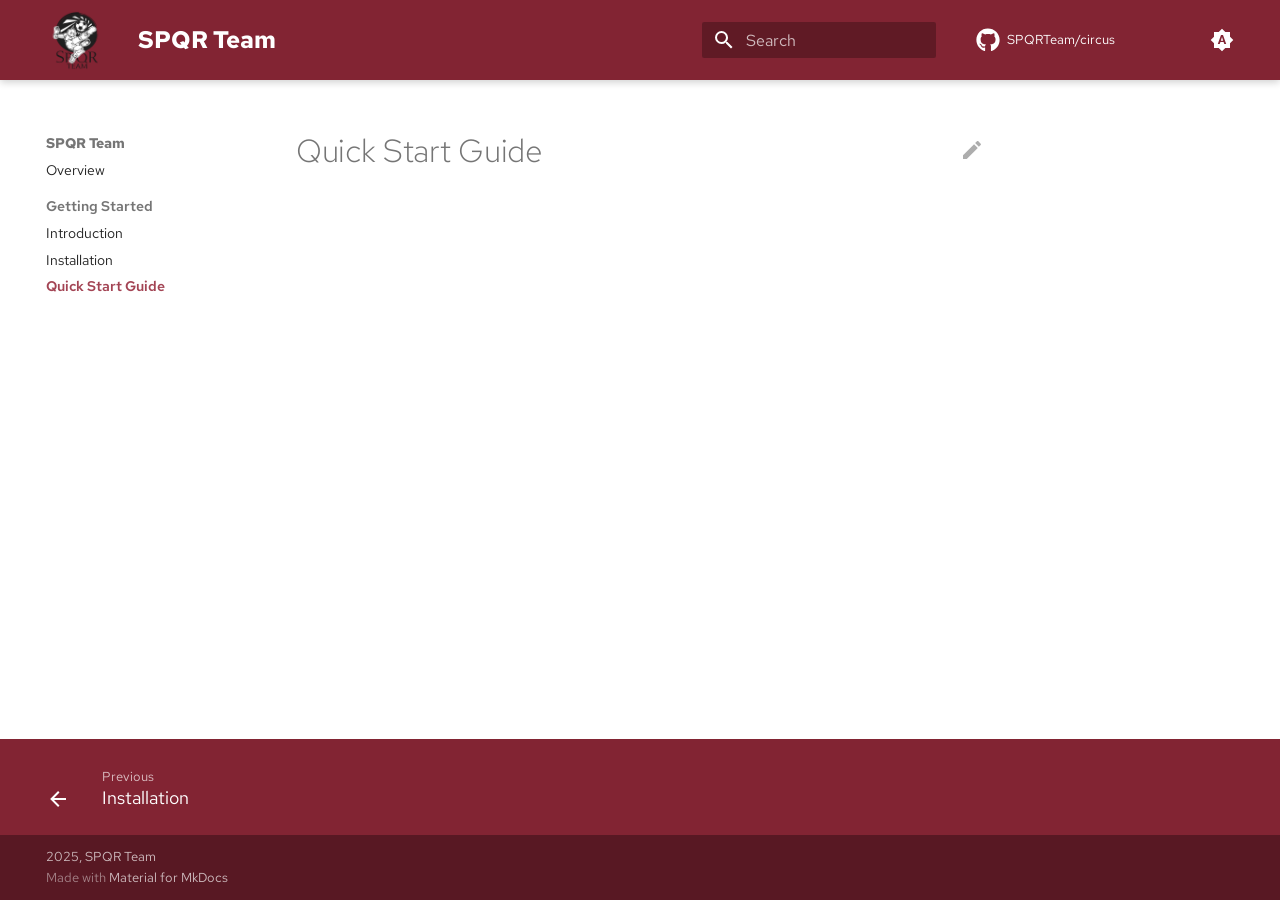
<file: getting_started/quick_start_guide/index.html>
<!doctype html>
<html lang="en" class="no-js">
  <head>
    
      <meta charset="utf-8">
      <meta name="viewport" content="width=device-width,initial-scale=1">
      
        <meta name="description" content="SPQR Team Documentation">
      
      
      
        <link rel="canonical" href="https://mydomain.org/mysite/getting_started/quick_start_guide/">
      
      
        <link rel="prev" href="../installation/">
      
      
      
        
      
      
      <link rel="icon" href="../../assets/logo.png">
      <meta name="generator" content="mkdocs-1.6.1, mkdocs-material-9.7.0">
    
    
      
        <title>Quick Start Guide - SPQR Team</title>
      
    
    
      <link rel="stylesheet" href="../../assets/stylesheets/main.618322db.min.css">
      
        
        <link rel="stylesheet" href="../../assets/stylesheets/palette.ab4e12ef.min.css">
      
      


    
    
      
    
    
      
        
        
        <link rel="preconnect" href="https://fonts.gstatic.com" crossorigin>
        <link rel="stylesheet" href="https://fonts.googleapis.com/css?family=Red+Hat+Text:300,300i,400,400i,700,700i%7CJetBrains+Mono:400,400i,700,700i&display=fallback">
        <style>:root{--md-text-font:"Red Hat Text";--md-code-font:"JetBrains Mono"}</style>
      
    
    
      <link rel="stylesheet" href="../../stylesheets/extra.css">
    
    <script>__md_scope=new URL("../..",location),__md_hash=e=>[...e].reduce(((e,_)=>(e<<5)-e+_.charCodeAt(0)),0),__md_get=(e,_=localStorage,t=__md_scope)=>JSON.parse(_.getItem(t.pathname+"."+e)),__md_set=(e,_,t=localStorage,a=__md_scope)=>{try{t.setItem(a.pathname+"."+e,JSON.stringify(_))}catch(e){}}</script>
    
      

    
    
  </head>
  
  
    
    
      
    
    
    
    
    <body dir="ltr" data-md-color-scheme="default" data-md-color-primary="indigo" data-md-color-accent="indigo">
  
    
    <input class="md-toggle" data-md-toggle="drawer" type="checkbox" id="__drawer" autocomplete="off">
    <input class="md-toggle" data-md-toggle="search" type="checkbox" id="__search" autocomplete="off">
    <label class="md-overlay" for="__drawer"></label>
    <div data-md-component="skip">
      
        
        <a href="#quick-start-guide" class="md-skip">
          Skip to content
        </a>
      
    </div>
    <div data-md-component="announce">
      
    </div>
    
    
      

  

<header class="md-header md-header--shadow" data-md-component="header">
  <nav class="md-header__inner md-grid" aria-label="Header">
    <a href="../.." title="SPQR Team" class="md-header__button md-logo" aria-label="SPQR Team" data-md-component="logo">
      
  <img src="../../assets/logo_bw.png" alt="logo">

    </a>
    <label class="md-header__button md-icon" for="__drawer">
      
      <svg xmlns="http://www.w3.org/2000/svg" viewBox="0 0 24 24"><path d="M3 6h18v2H3zm0 5h18v2H3zm0 5h18v2H3z"/></svg>
    </label>
    <div class="md-header__title" data-md-component="header-title">
      <div class="md-header__ellipsis">
        <div class="md-header__topic">
          <span class="md-ellipsis">
            SPQR Team
          </span>
        </div>
        <div class="md-header__topic" data-md-component="header-topic">
          <span class="md-ellipsis">
            
              Quick Start Guide
            
          </span>
        </div>
      </div>
    </div>
    
      
        <form class="md-header__option" data-md-component="palette">
  
    
    
    
    <input class="md-option" data-md-color-media="(prefers-color-scheme)" data-md-color-scheme="default" data-md-color-primary="indigo" data-md-color-accent="indigo"  aria-label="Switch to light mode"  type="radio" name="__palette" id="__palette_0">
    
      <label class="md-header__button md-icon" title="Switch to light mode" for="__palette_1" hidden>
        <svg xmlns="http://www.w3.org/2000/svg" viewBox="0 0 24 24"><path d="m14.3 16-.7-2h-3.2l-.7 2H7.8L11 7h2l3.2 9zM20 8.69V4h-4.69L12 .69 8.69 4H4v4.69L.69 12 4 15.31V20h4.69L12 23.31 15.31 20H20v-4.69L23.31 12zm-9.15 3.96h2.3L12 9z"/></svg>
      </label>
    
  
    
    
    
    <input class="md-option" data-md-color-media="(prefers-color-scheme: light)" data-md-color-scheme="default" data-md-color-primary="custom" data-md-color-accent="custom"  aria-label="Switch to dark mode"  type="radio" name="__palette" id="__palette_1">
    
      <label class="md-header__button md-icon" title="Switch to dark mode" for="__palette_2" hidden>
        <svg xmlns="http://www.w3.org/2000/svg" viewBox="0 0 24 24"><path d="M12 8a4 4 0 0 0-4 4 4 4 0 0 0 4 4 4 4 0 0 0 4-4 4 4 0 0 0-4-4m0 10a6 6 0 0 1-6-6 6 6 0 0 1 6-6 6 6 0 0 1 6 6 6 6 0 0 1-6 6m8-9.31V4h-4.69L12 .69 8.69 4H4v4.69L.69 12 4 15.31V20h4.69L12 23.31 15.31 20H20v-4.69L23.31 12z"/></svg>
      </label>
    
  
    
    
    
    <input class="md-option" data-md-color-media="(prefers-color-scheme: dark)" data-md-color-scheme="slate" data-md-color-primary="custom" data-md-color-accent="custom"  aria-label="Switch to system preference"  type="radio" name="__palette" id="__palette_2">
    
      <label class="md-header__button md-icon" title="Switch to system preference" for="__palette_0" hidden>
        <svg xmlns="http://www.w3.org/2000/svg" viewBox="0 0 24 24"><path d="M12 18c-.89 0-1.74-.2-2.5-.55C11.56 16.5 13 14.42 13 12s-1.44-4.5-3.5-5.45C10.26 6.2 11.11 6 12 6a6 6 0 0 1 6 6 6 6 0 0 1-6 6m8-9.31V4h-4.69L12 .69 8.69 4H4v4.69L.69 12 4 15.31V20h4.69L12 23.31 15.31 20H20v-4.69L23.31 12z"/></svg>
      </label>
    
  
</form>
      
    
    
      <script>var palette=__md_get("__palette");if(palette&&palette.color){if("(prefers-color-scheme)"===palette.color.media){var media=matchMedia("(prefers-color-scheme: light)"),input=document.querySelector(media.matches?"[data-md-color-media='(prefers-color-scheme: light)']":"[data-md-color-media='(prefers-color-scheme: dark)']");palette.color.media=input.getAttribute("data-md-color-media"),palette.color.scheme=input.getAttribute("data-md-color-scheme"),palette.color.primary=input.getAttribute("data-md-color-primary"),palette.color.accent=input.getAttribute("data-md-color-accent")}for(var[key,value]of Object.entries(palette.color))document.body.setAttribute("data-md-color-"+key,value)}</script>
    
    
    
      
      
        <label class="md-header__button md-icon" for="__search">
          
          <svg xmlns="http://www.w3.org/2000/svg" viewBox="0 0 24 24"><path d="M9.5 3A6.5 6.5 0 0 1 16 9.5c0 1.61-.59 3.09-1.56 4.23l.27.27h.79l5 5-1.5 1.5-5-5v-.79l-.27-.27A6.52 6.52 0 0 1 9.5 16 6.5 6.5 0 0 1 3 9.5 6.5 6.5 0 0 1 9.5 3m0 2C7 5 5 7 5 9.5S7 14 9.5 14 14 12 14 9.5 12 5 9.5 5"/></svg>
        </label>
        <div class="md-search" data-md-component="search" role="dialog">
  <label class="md-search__overlay" for="__search"></label>
  <div class="md-search__inner" role="search">
    <form class="md-search__form" name="search">
      <input type="text" class="md-search__input" name="query" aria-label="Search" placeholder="Search" autocapitalize="off" autocorrect="off" autocomplete="off" spellcheck="false" data-md-component="search-query" required>
      <label class="md-search__icon md-icon" for="__search">
        
        <svg xmlns="http://www.w3.org/2000/svg" viewBox="0 0 24 24"><path d="M9.5 3A6.5 6.5 0 0 1 16 9.5c0 1.61-.59 3.09-1.56 4.23l.27.27h.79l5 5-1.5 1.5-5-5v-.79l-.27-.27A6.52 6.52 0 0 1 9.5 16 6.5 6.5 0 0 1 3 9.5 6.5 6.5 0 0 1 9.5 3m0 2C7 5 5 7 5 9.5S7 14 9.5 14 14 12 14 9.5 12 5 9.5 5"/></svg>
        
        <svg xmlns="http://www.w3.org/2000/svg" viewBox="0 0 24 24"><path d="M20 11v2H8l5.5 5.5-1.42 1.42L4.16 12l7.92-7.92L13.5 5.5 8 11z"/></svg>
      </label>
      <nav class="md-search__options" aria-label="Search">
        
        <button type="reset" class="md-search__icon md-icon" title="Clear" aria-label="Clear" tabindex="-1">
          
          <svg xmlns="http://www.w3.org/2000/svg" viewBox="0 0 24 24"><path d="M19 6.41 17.59 5 12 10.59 6.41 5 5 6.41 10.59 12 5 17.59 6.41 19 12 13.41 17.59 19 19 17.59 13.41 12z"/></svg>
        </button>
      </nav>
      
    </form>
    <div class="md-search__output">
      <div class="md-search__scrollwrap" tabindex="0" data-md-scrollfix>
        <div class="md-search-result" data-md-component="search-result">
          <div class="md-search-result__meta">
            Initializing search
          </div>
          <ol class="md-search-result__list" role="presentation"></ol>
        </div>
      </div>
    </div>
  </div>
</div>
      
    
    
      <div class="md-header__source">
        <a href="https://github.com/DaniAffCH/circus" title="Go to repository" class="md-source" data-md-component="source">
  <div class="md-source__icon md-icon">
    
    <svg xmlns="http://www.w3.org/2000/svg" viewBox="0 0 512 512"><!--! Font Awesome Free 7.1.0 by @fontawesome - https://fontawesome.com License - https://fontawesome.com/license/free (Icons: CC BY 4.0, Fonts: SIL OFL 1.1, Code: MIT License) Copyright 2025 Fonticons, Inc.--><path d="M173.9 397.4c0 2-2.3 3.6-5.2 3.6-3.3.3-5.6-1.3-5.6-3.6 0-2 2.3-3.6 5.2-3.6 3-.3 5.6 1.3 5.6 3.6m-31.1-4.5c-.7 2 1.3 4.3 4.3 4.9 2.6 1 5.6 0 6.2-2s-1.3-4.3-4.3-5.2c-2.6-.7-5.5.3-6.2 2.3m44.2-1.7c-2.9.7-4.9 2.6-4.6 4.9.3 2 2.9 3.3 5.9 2.6 2.9-.7 4.9-2.6 4.6-4.6-.3-1.9-3-3.2-5.9-2.9M252.8 8C114.1 8 8 113.3 8 252c0 110.9 69.8 205.8 169.5 239.2 12.8 2.3 17.3-5.6 17.3-12.1 0-6.2-.3-40.4-.3-61.4 0 0-70 15-84.7-29.8 0 0-11.4-29.1-27.8-36.6 0 0-22.9-15.7 1.6-15.4 0 0 24.9 2 38.6 25.8 21.9 38.6 58.6 27.5 72.9 20.9 2.3-16 8.8-27.1 16-33.7-55.9-6.2-112.3-14.3-112.3-110.5 0-27.5 7.6-41.3 23.6-58.9-2.6-6.5-11.1-33.3 2.6-67.9 20.9-6.5 69 27 69 27 20-5.6 41.5-8.5 62.8-8.5s42.8 2.9 62.8 8.5c0 0 48.1-33.6 69-27 13.7 34.7 5.2 61.4 2.6 67.9 16 17.7 25.8 31.5 25.8 58.9 0 96.5-58.9 104.2-114.8 110.5 9.2 7.9 17 22.9 17 46.4 0 33.7-.3 75.4-.3 83.6 0 6.5 4.6 14.4 17.3 12.1C436.2 457.8 504 362.9 504 252 504 113.3 391.5 8 252.8 8M105.2 352.9c-1.3 1-1 3.3.7 5.2 1.6 1.6 3.9 2.3 5.2 1 1.3-1 1-3.3-.7-5.2-1.6-1.6-3.9-2.3-5.2-1m-10.8-8.1c-.7 1.3.3 2.9 2.3 3.9 1.6 1 3.6.7 4.3-.7.7-1.3-.3-2.9-2.3-3.9-2-.6-3.6-.3-4.3.7m32.4 35.6c-1.6 1.3-1 4.3 1.3 6.2 2.3 2.3 5.2 2.6 6.5 1 1.3-1.3.7-4.3-1.3-6.2-2.2-2.3-5.2-2.6-6.5-1m-11.4-14.7c-1.6 1-1.6 3.6 0 5.9s4.3 3.3 5.6 2.3c1.6-1.3 1.6-3.9 0-6.2-1.4-2.3-4-3.3-5.6-2"/></svg>
  </div>
  <div class="md-source__repository">
    SPQRTeam/circus
  </div>
</a>
      </div>
    
  </nav>
  
</header>
    
    <div class="md-container" data-md-component="container">
      
      
        
          
        
      
      <main class="md-main" data-md-component="main">
        <div class="md-main__inner md-grid">
          
            
              
              <div class="md-sidebar md-sidebar--primary" data-md-component="sidebar" data-md-type="navigation" >
                <div class="md-sidebar__scrollwrap">
                  <div class="md-sidebar__inner">
                    



<nav class="md-nav md-nav--primary" aria-label="Navigation" data-md-level="0">
  <label class="md-nav__title" for="__drawer">
    <a href="../.." title="SPQR Team" class="md-nav__button md-logo" aria-label="SPQR Team" data-md-component="logo">
      
  <img src="../../assets/logo_bw.png" alt="logo">

    </a>
    SPQR Team
  </label>
  
    <div class="md-nav__source">
      <a href="https://github.com/DaniAffCH/circus" title="Go to repository" class="md-source" data-md-component="source">
  <div class="md-source__icon md-icon">
    
    <svg xmlns="http://www.w3.org/2000/svg" viewBox="0 0 512 512"><!--! Font Awesome Free 7.1.0 by @fontawesome - https://fontawesome.com License - https://fontawesome.com/license/free (Icons: CC BY 4.0, Fonts: SIL OFL 1.1, Code: MIT License) Copyright 2025 Fonticons, Inc.--><path d="M173.9 397.4c0 2-2.3 3.6-5.2 3.6-3.3.3-5.6-1.3-5.6-3.6 0-2 2.3-3.6 5.2-3.6 3-.3 5.6 1.3 5.6 3.6m-31.1-4.5c-.7 2 1.3 4.3 4.3 4.9 2.6 1 5.6 0 6.2-2s-1.3-4.3-4.3-5.2c-2.6-.7-5.5.3-6.2 2.3m44.2-1.7c-2.9.7-4.9 2.6-4.6 4.9.3 2 2.9 3.3 5.9 2.6 2.9-.7 4.9-2.6 4.6-4.6-.3-1.9-3-3.2-5.9-2.9M252.8 8C114.1 8 8 113.3 8 252c0 110.9 69.8 205.8 169.5 239.2 12.8 2.3 17.3-5.6 17.3-12.1 0-6.2-.3-40.4-.3-61.4 0 0-70 15-84.7-29.8 0 0-11.4-29.1-27.8-36.6 0 0-22.9-15.7 1.6-15.4 0 0 24.9 2 38.6 25.8 21.9 38.6 58.6 27.5 72.9 20.9 2.3-16 8.8-27.1 16-33.7-55.9-6.2-112.3-14.3-112.3-110.5 0-27.5 7.6-41.3 23.6-58.9-2.6-6.5-11.1-33.3 2.6-67.9 20.9-6.5 69 27 69 27 20-5.6 41.5-8.5 62.8-8.5s42.8 2.9 62.8 8.5c0 0 48.1-33.6 69-27 13.7 34.7 5.2 61.4 2.6 67.9 16 17.7 25.8 31.5 25.8 58.9 0 96.5-58.9 104.2-114.8 110.5 9.2 7.9 17 22.9 17 46.4 0 33.7-.3 75.4-.3 83.6 0 6.5 4.6 14.4 17.3 12.1C436.2 457.8 504 362.9 504 252 504 113.3 391.5 8 252.8 8M105.2 352.9c-1.3 1-1 3.3.7 5.2 1.6 1.6 3.9 2.3 5.2 1 1.3-1 1-3.3-.7-5.2-1.6-1.6-3.9-2.3-5.2-1m-10.8-8.1c-.7 1.3.3 2.9 2.3 3.9 1.6 1 3.6.7 4.3-.7.7-1.3-.3-2.9-2.3-3.9-2-.6-3.6-.3-4.3.7m32.4 35.6c-1.6 1.3-1 4.3 1.3 6.2 2.3 2.3 5.2 2.6 6.5 1 1.3-1.3.7-4.3-1.3-6.2-2.2-2.3-5.2-2.6-6.5-1m-11.4-14.7c-1.6 1-1.6 3.6 0 5.9s4.3 3.3 5.6 2.3c1.6-1.3 1.6-3.9 0-6.2-1.4-2.3-4-3.3-5.6-2"/></svg>
  </div>
  <div class="md-source__repository">
    SPQRTeam/circus
  </div>
</a>
    </div>
  
  <ul class="md-nav__list" data-md-scrollfix>
    
      
      
  
  
  
  
    <li class="md-nav__item">
      <a href="../.." class="md-nav__link">
        
  
  
  <span class="md-ellipsis">
    
  
    Overview
  

    
  </span>
  
  

      </a>
    </li>
  

    
      
      
  
  
    
  
  
  
    
    
    
    
      
        
        
      
    
    
    <li class="md-nav__item md-nav__item--active md-nav__item--section md-nav__item--nested">
      
        
        
        <input class="md-nav__toggle md-toggle " type="checkbox" id="__nav_2" checked>
        
          
          <label class="md-nav__link" for="__nav_2" id="__nav_2_label" tabindex="">
            
  
  
  <span class="md-ellipsis">
    
  
    Getting Started
  

    
  </span>
  
  

            <span class="md-nav__icon md-icon"></span>
          </label>
        
        <nav class="md-nav" data-md-level="1" aria-labelledby="__nav_2_label" aria-expanded="true">
          <label class="md-nav__title" for="__nav_2">
            <span class="md-nav__icon md-icon"></span>
            
  
    Getting Started
  

          </label>
          <ul class="md-nav__list" data-md-scrollfix>
            
              
                
  
  
  
  
    <li class="md-nav__item">
      <a href="../introduction/" class="md-nav__link">
        
  
  
  <span class="md-ellipsis">
    
  
    Introduction
  

    
  </span>
  
  

      </a>
    </li>
  

              
            
              
                
  
  
  
  
    <li class="md-nav__item">
      <a href="../installation/" class="md-nav__link">
        
  
  
  <span class="md-ellipsis">
    
  
    Installation
  

    
  </span>
  
  

      </a>
    </li>
  

              
            
              
                
  
  
    
  
  
  
    <li class="md-nav__item md-nav__item--active">
      
      <input class="md-nav__toggle md-toggle" type="checkbox" id="__toc">
      
      
        
      
      
      <a href="./" class="md-nav__link md-nav__link--active">
        
  
  
  <span class="md-ellipsis">
    
  
    Quick Start Guide
  

    
  </span>
  
  

      </a>
      
    </li>
  

              
            
          </ul>
        </nav>
      
    </li>
  

    
  </ul>
</nav>
                  </div>
                </div>
              </div>
            
            
              
              <div class="md-sidebar md-sidebar--secondary" data-md-component="sidebar" data-md-type="toc" >
                <div class="md-sidebar__scrollwrap">
                  <div class="md-sidebar__inner">
                    

<nav class="md-nav md-nav--secondary" aria-label="Table of contents">
  
  
  
    
  
  
</nav>
                  </div>
                </div>
              </div>
            
          
          
            <div class="md-content" data-md-component="content">
              
              <article class="md-content__inner md-typeset">
                
                  


  
    <a href="https://github.com/DaniAffCH/circus/edit/master/docs/getting_started/quick_start_guide.md" title="Edit this page" class="md-content__button md-icon" rel="edit">
      
      <svg xmlns="http://www.w3.org/2000/svg" viewBox="0 0 24 24"><path d="M20.71 7.04c.39-.39.39-1.04 0-1.41l-2.34-2.34c-.37-.39-1.02-.39-1.41 0l-1.84 1.83 3.75 3.75M3 17.25V21h3.75L17.81 9.93l-3.75-3.75z"/></svg>
    </a>
  
  


<h1 id="quick-start-guide">Quick Start Guide</h1>












                
              </article>
            </div>
          
          
  <script>var tabs=__md_get("__tabs");if(Array.isArray(tabs))e:for(var set of document.querySelectorAll(".tabbed-set")){var labels=set.querySelector(".tabbed-labels");for(var tab of tabs)for(var label of labels.getElementsByTagName("label"))if(label.innerText.trim()===tab){var input=document.getElementById(label.htmlFor);input.checked=!0;continue e}}</script>

<script>var target=document.getElementById(location.hash.slice(1));target&&target.name&&(target.checked=target.name.startsWith("__tabbed_"))</script>
        </div>
        
          <button type="button" class="md-top md-icon" data-md-component="top" hidden>
  
  <svg xmlns="http://www.w3.org/2000/svg" viewBox="0 0 24 24"><path d="M13 20h-2V8l-5.5 5.5-1.42-1.42L12 4.16l7.92 7.92-1.42 1.42L13 8z"/></svg>
  Back to top
</button>
        
      </main>
      
        <footer class="md-footer">
  
    
      
      <nav class="md-footer__inner md-grid" aria-label="Footer" >
        
          
          <a href="../installation/" class="md-footer__link md-footer__link--prev" aria-label="Previous: Installation">
            <div class="md-footer__button md-icon">
              
              <svg xmlns="http://www.w3.org/2000/svg" viewBox="0 0 24 24"><path d="M20 11v2H8l5.5 5.5-1.42 1.42L4.16 12l7.92-7.92L13.5 5.5 8 11z"/></svg>
            </div>
            <div class="md-footer__title">
              <span class="md-footer__direction">
                Previous
              </span>
              <div class="md-ellipsis">
                Installation
              </div>
            </div>
          </a>
        
        
      </nav>
    
  
  <div class="md-footer-meta md-typeset">
    <div class="md-footer-meta__inner md-grid">
      <div class="md-copyright">
  
    <div class="md-copyright__highlight">
      2025, SPQR Team
    </div>
  
  
    Made with
    <a href="https://squidfunk.github.io/mkdocs-material/" target="_blank" rel="noopener">
      Material for MkDocs
    </a>
  
</div>
      
    </div>
  </div>
</footer>
      
    </div>
    <div class="md-dialog" data-md-component="dialog">
      <div class="md-dialog__inner md-typeset"></div>
    </div>
    
      <div class="md-progress" data-md-component="progress" role="progressbar"></div>
    
    
    
      
      
      <script id="__config" type="application/json">{"annotate": null, "base": "../..", "features": ["content.tabs.link", "content.code.copy", "content.action.edit", "content.code.annotate", "content.tooltips", "content.code.select", "navigation.instant", "navigation.instant.progress", "navigation.tracking", "navigation.sections", "navigation.top", "navigation.footer"], "search": "../../assets/javascripts/workers/search.7a47a382.min.js", "tags": null, "translations": {"clipboard.copied": "Copied to clipboard", "clipboard.copy": "Copy to clipboard", "search.result.more.one": "1 more on this page", "search.result.more.other": "# more on this page", "search.result.none": "No matching documents", "search.result.one": "1 matching document", "search.result.other": "# matching documents", "search.result.placeholder": "Type to start searching", "search.result.term.missing": "Missing", "select.version": "Select version"}, "version": null}</script>
    
    
      <script src="../../assets/javascripts/bundle.e71a0d61.min.js"></script>
      
    
  </body>
</html>
</file>
<file: stylesheets/extra.css>
/* Custom color scheme for SPQR Team */
:root {
  /* Primary colors (header, navigation) */
  --md-primary-fg-color:        #822433;  /* Blue header */
  --md-primary-fg-color--light: #822433;  /* Lighter blue */
  --md-primary-fg-color--dark:  #822433;  /* Darker blue */

  /* Accent colors (links, buttons) */
  --md-accent-fg-color:         #a34454;  /* Accent color */
  --md-accent-fg-color--light:  rgb(199, 103, 119);  /* Lighter accent color */
  --md-accent-fg-color--dark:   #691523;  /* Darker accent color */

  /* Background colors */
  --md-default-bg-color:        #ffffff;  /* Main background */
  --md-default-fg-color:        #000000;  /* Main text */
  --md-default-fg-color--light: #757575;  /* Secondary text */
  --md-default-fg-color--lighter: #9e9e9e; /* Tertiary text */

  /* Code block colors */
  --md-code-bg-color:           #f5f5f5;  /* Code background */
  --md-code-fg-color:           #37474f;  /* Code text */
}

/* Dark mode colors */
[data-md-color-scheme="slate"] {
  --md-primary-fg-color:        #822433;  /* Blue header for dark mode */
  --md-primary-fg-color--light: #822433;
  --md-primary-fg-color--dark:  #822433;

  --md-accent-fg-color:         #bb5768;  /* Accent color for dark mode */
  --md-accent-fg-color--light:  #d66f81;  /* Lighter accent color for dark mode*/
  --md-accent-fg-color--dark:   #9b3f4e;  /* Darker accent color for dark mode*/

  --md-default-bg-color:        #262323;  /* Dark background */
  --md-default-fg-color:        #ffffff;  /* Light text */
  --md-default-fg-color--light: #aaaaaa;
  --md-default-fg-color--lighter: #888888;

  --md-code-bg-color:           #2e2e2e;
  --md-code-fg-color:           #e0e0e0;
}

/* Custom header styling */
.md-header {
  background: linear-gradient(45deg, var(--md-primary-fg-color), var(--md-primary-fg-color--light));
  box-shadow: 0 2px 8px rgba(0,0,0,0.2);
  height: 80px;
  display: flex;
  align-items: center;
}

/* Move color palette toggle to the far right */
.md-header__inner {
  display: flex;
  align-items: center;
  justify-content: space-between;
  width: 100%;
  height: 100%;
}

.md-header__button.md-logo img,
.md-header__button.md-logo svg {
  height: 3rem;
  width: auto;
}

/* Make title bigger */
.md-header__title {
  font-size: 1.2rem;
}

.md-header__title .md-header__title__text {
  font-size: inherit;
}

.md-header__topic {
  flex-grow: 1;
}

.md-header__option {
  margin-left: auto;
  order: 10;
}

/* Ensure the search and palette buttons are on the right */
.md-header__button[for="__search"] {
  order: 8;
}

.md-header__button[for="__palette"] {
  order: 9;
  margin-left: 0.5rem;
}

/* Custom navigation styling */
.md-nav__item--active > .md-nav__link {
  color: var(--md-accent-fg-color);
  font-weight: 600;
}

/* Custom button styling */
.md-button {
  background-color: var(--md-accent-fg-color);
  border-color: var(--md-accent-fg-color);
}

.md-button:hover {
  background-color: var(--md-accent-fg-color--dark);
  border-color: var(--md-accent-fg-color--dark);
}

/* Custom bold/strong text styling */
strong, b {
  color: var(--md-accent-fg-color);
  font-weight: 600;
}

/* Ensure bold text in content uses accent color */
.md-content strong,
.md-content b,
.md-content a {
  color: var(--md-accent-fg-color);
}

.md-content a:hover {
  color: var(--md-accent-fg-color--light);
}

/* Custom footer styling */
.md-footer {
  background-color: var(--md-primary-fg-color);
  color: #ffffff;
}

.md-footer__inner {
  background-color: var(--md-primary-fg-color);
}

.md-footer__link {
  color: #ffffff;
}

.md-footer__link:hover {
  color: var(--md-accent-fg-color--light);
}

.md-footer__title {
  color: #ffffff;
}

.md-footer__direction {
  color: #ffffff;
}
</file>
<file: assets/stylesheets/main.618322db.min.css>
@charset "UTF-8";html{-webkit-text-size-adjust:none;-moz-text-size-adjust:none;text-size-adjust:none;box-sizing:border-box}*,:after,:before{box-sizing:inherit}@media (prefers-reduced-motion){*,:after,:before{transition:none!important}}body{margin:0}a,button,input,label{-webkit-tap-highlight-color:transparent}a{color:inherit;text-decoration:none}hr{border:0;box-sizing:initial;display:block;height:.05rem;overflow:visible;padding:0}small{font-size:80%}sub,sup{line-height:1em}img{border-style:none}table{border-collapse:initial;border-spacing:0}td,th{font-weight:400;vertical-align:top}button{background:#0000;border:0;font-family:inherit;font-size:inherit;margin:0;padding:0}input{border:0;outline:none}:root{--md-primary-fg-color:#4051b5;--md-primary-fg-color--light:#5d6cc0;--md-primary-fg-color--dark:#303fa1;--md-primary-bg-color:#fff;--md-primary-bg-color--light:#ffffffb3;--md-accent-fg-color:#526cfe;--md-accent-fg-color--transparent:#526cfe1a;--md-accent-bg-color:#fff;--md-accent-bg-color--light:#ffffffb3}[data-md-color-scheme=default]{color-scheme:light}[data-md-color-scheme=default] img[src$="#gh-dark-mode-only"],[data-md-color-scheme=default] img[src$="#only-dark"]{display:none}:root,[data-md-color-scheme=default]{--md-hue:225deg;--md-default-fg-color:#000000de;--md-default-fg-color--light:#0000008a;--md-default-fg-color--lighter:#00000052;--md-default-fg-color--lightest:#00000012;--md-default-bg-color:#fff;--md-default-bg-color--light:#ffffffb3;--md-default-bg-color--lighter:#ffffff4d;--md-default-bg-color--lightest:#ffffff1f;--md-code-fg-color:#36464e;--md-code-bg-color:#f5f5f5;--md-code-bg-color--light:#f5f5f5b3;--md-code-bg-color--lighter:#f5f5f54d;--md-code-hl-color:#4287ff;--md-code-hl-color--light:#4287ff1a;--md-code-hl-number-color:#d52a2a;--md-code-hl-special-color:#db1457;--md-code-hl-function-color:#a846b9;--md-code-hl-constant-color:#6e59d9;--md-code-hl-keyword-color:#3f6ec6;--md-code-hl-string-color:#1c7d4d;--md-code-hl-name-color:var(--md-code-fg-color);--md-code-hl-operator-color:var(--md-default-fg-color--light);--md-code-hl-punctuation-color:var(--md-default-fg-color--light);--md-code-hl-comment-color:var(--md-default-fg-color--light);--md-code-hl-generic-color:var(--md-default-fg-color--light);--md-code-hl-variable-color:var(--md-default-fg-color--light);--md-typeset-color:var(--md-default-fg-color);--md-typeset-a-color:var(--md-primary-fg-color);--md-typeset-del-color:#f5503d26;--md-typeset-ins-color:#0bd57026;--md-typeset-kbd-color:#fafafa;--md-typeset-kbd-accent-color:#fff;--md-typeset-kbd-border-color:#b8b8b8;--md-typeset-mark-color:#ffff0080;--md-typeset-table-color:#0000001f;--md-typeset-table-color--light:rgba(0,0,0,.035);--md-admonition-fg-color:var(--md-default-fg-color);--md-admonition-bg-color:var(--md-default-bg-color);--md-warning-fg-color:#000000de;--md-warning-bg-color:#ff9;--md-footer-fg-color:#fff;--md-footer-fg-color--light:#ffffffb3;--md-footer-fg-color--lighter:#ffffff73;--md-footer-bg-color:#000000de;--md-footer-bg-color--dark:#00000052;--md-shadow-z1:0 0.2rem 0.5rem #0000000d,0 0 0.05rem #0000001a;--md-shadow-z2:0 0.2rem 0.5rem #0000001a,0 0 0.05rem #00000040;--md-shadow-z3:0 0.2rem 0.5rem #0003,0 0 0.05rem #00000059}.md-icon svg{fill:currentcolor;display:block;height:1.2rem;width:1.2rem}body{-webkit-font-smoothing:antialiased;-moz-osx-font-smoothing:grayscale;--md-text-font-family:var(--md-text-font,_),-apple-system,BlinkMacSystemFont,Helvetica,Arial,sans-serif;--md-code-font-family:var(--md-code-font,_),SFMono-Regular,Consolas,Menlo,monospace}aside,body,input{font-feature-settings:"kern","liga";color:var(--md-typeset-color);font-family:var(--md-text-font-family)}code,kbd,pre{font-feature-settings:"kern";font-family:var(--md-code-font-family)}:root{--md-typeset-table-sort-icon:url('data:image/svg+xml;charset=utf-8,<svg xmlns="http://www.w3.org/2000/svg" viewBox="0 0 24 24"><path d="m18 21-4-4h3V7h-3l4-4 4 4h-3v10h3M2 19v-2h10v2M2 13v-2h7v2M2 7V5h4v2z"/></svg>');--md-typeset-table-sort-icon--asc:url('data:image/svg+xml;charset=utf-8,<svg xmlns="http://www.w3.org/2000/svg" viewBox="0 0 24 24"><path d="M19 17h3l-4 4-4-4h3V3h2M2 17h10v2H2M6 5v2H2V5m0 6h7v2H2z"/></svg>');--md-typeset-table-sort-icon--desc:url('data:image/svg+xml;charset=utf-8,<svg xmlns="http://www.w3.org/2000/svg" viewBox="0 0 24 24"><path d="M19 7h3l-4-4-4 4h3v14h2M2 17h10v2H2M6 5v2H2V5m0 6h7v2H2z"/></svg>')}.md-typeset{-webkit-print-color-adjust:exact;color-adjust:exact;font-size:.8rem;line-height:1.6;overflow-wrap:break-word}@media print{.md-typeset{font-size:.68rem}}.md-typeset blockquote,.md-typeset dl,.md-typeset figure,.md-typeset ol,.md-typeset pre,.md-typeset ul{margin-bottom:1em;margin-top:1em}.md-typeset h1{color:var(--md-default-fg-color--light);font-size:2em;line-height:1.3;margin:0 0 1.25em}.md-typeset h1,.md-typeset h2{font-weight:300;letter-spacing:-.01em}.md-typeset h2{font-size:1.5625em;line-height:1.4;margin:1.6em 0 .64em}.md-typeset h3{font-size:1.25em;font-weight:400;letter-spacing:-.01em;line-height:1.5;margin:1.6em 0 .8em}.md-typeset h2+h3{margin-top:.8em}.md-typeset h4{font-weight:700;letter-spacing:-.01em;margin:1em 0}.md-typeset h5,.md-typeset h6{color:var(--md-default-fg-color--light);font-size:.8em;font-weight:700;letter-spacing:-.01em;margin:1.25em 0}.md-typeset h5{text-transform:uppercase}.md-typeset h5 code{text-transform:none}.md-typeset hr{border-bottom:.05rem solid var(--md-default-fg-color--lightest);display:flow-root;margin:1.5em 0}.md-typeset a{color:var(--md-typeset-a-color);word-break:break-word}.md-typeset a,.md-typeset a:before{transition:color 125ms}.md-typeset a:focus,.md-typeset a:hover{color:var(--md-accent-fg-color)}.md-typeset a:focus code,.md-typeset a:hover code{background-color:var(--md-accent-fg-color--transparent);color:var(--md-accent-fg-color)}.md-typeset a code{color:var(--md-typeset-a-color)}.md-typeset a.focus-visible{outline-color:var(--md-accent-fg-color);outline-offset:.2rem}.md-typeset code,.md-typeset kbd,.md-typeset pre{color:var(--md-code-fg-color);direction:ltr;font-variant-ligatures:none;transition:background-color 125ms}@media print{.md-typeset code,.md-typeset kbd,.md-typeset pre{white-space:pre-wrap}}.md-typeset code{background-color:var(--md-code-bg-color);border-radius:.1rem;-webkit-box-decoration-break:clone;box-decoration-break:clone;font-size:.85em;padding:0 .2941176471em;transition:color 125ms,background-color 125ms;word-break:break-word}.md-typeset code:not(.focus-visible){-webkit-tap-highlight-color:transparent;outline:none}.md-typeset pre{display:flow-root;line-height:1.4;position:relative}.md-typeset pre>code{-webkit-box-decoration-break:slice;box-decoration-break:slice;box-shadow:none;display:block;margin:0;outline-color:var(--md-accent-fg-color);overflow:auto;padding:.7720588235em 1.1764705882em;scrollbar-color:var(--md-default-fg-color--lighter) #0000;scrollbar-width:thin;touch-action:auto;word-break:normal}.md-typeset pre>code:hover{scrollbar-color:var(--md-accent-fg-color) #0000}.md-typeset pre>code::-webkit-scrollbar{height:.2rem;width:.2rem}.md-typeset pre>code::-webkit-scrollbar-thumb{background-color:var(--md-default-fg-color--lighter)}.md-typeset pre>code::-webkit-scrollbar-thumb:hover{background-color:var(--md-accent-fg-color)}.md-typeset kbd{background-color:var(--md-typeset-kbd-color);border-radius:.1rem;box-shadow:0 .1rem 0 .05rem var(--md-typeset-kbd-border-color),0 .1rem 0 var(--md-typeset-kbd-border-color),0 -.1rem .2rem var(--md-typeset-kbd-accent-color) inset;color:var(--md-default-fg-color);display:inline-block;font-size:.75em;padding:0 .6666666667em;vertical-align:text-top;word-break:break-word}.md-typeset mark{background-color:var(--md-typeset-mark-color);-webkit-box-decoration-break:clone;box-decoration-break:clone;color:inherit;word-break:break-word}.md-typeset abbr{cursor:help;text-decoration:none}.md-typeset [data-preview],.md-typeset abbr{border-bottom:.05rem dotted var(--md-default-fg-color--light)}.md-typeset small{opacity:.75}[dir=ltr] .md-typeset sub,[dir=ltr] .md-typeset sup{margin-left:.078125em}[dir=rtl] .md-typeset sub,[dir=rtl] .md-typeset sup{margin-right:.078125em}[dir=ltr] .md-typeset blockquote{padding-left:.6rem}[dir=rtl] .md-typeset blockquote{padding-right:.6rem}[dir=ltr] .md-typeset blockquote{border-left:.2rem solid var(--md-default-fg-color--lighter)}[dir=rtl] .md-typeset blockquote{border-right:.2rem solid var(--md-default-fg-color--lighter)}.md-typeset blockquote{color:var(--md-default-fg-color--light);margin-left:0;margin-right:0}.md-typeset ul{list-style-type:disc}.md-typeset ul[type]{list-style-type:revert-layer}[dir=ltr] .md-typeset ol,[dir=ltr] .md-typeset ul{margin-left:.625em}[dir=rtl] .md-typeset ol,[dir=rtl] .md-typeset ul{margin-right:.625em}.md-typeset ol,.md-typeset ul{padding:0}.md-typeset ol:not([hidden]),.md-typeset ul:not([hidden]){display:flow-root}.md-typeset ol ol,.md-typeset ul ol{list-style-type:lower-alpha}.md-typeset ol ol ol,.md-typeset ul ol ol{list-style-type:lower-roman}.md-typeset ol ol ol ol,.md-typeset ul ol ol ol{list-style-type:upper-alpha}.md-typeset ol ol ol ol ol,.md-typeset ul ol ol ol ol{list-style-type:upper-roman}.md-typeset ol[type],.md-typeset ul[type]{list-style-type:revert-layer}[dir=ltr] .md-typeset ol li,[dir=ltr] .md-typeset ul li{margin-left:1.25em}[dir=rtl] .md-typeset ol li,[dir=rtl] .md-typeset ul li{margin-right:1.25em}.md-typeset ol li,.md-typeset ul li{margin-bottom:.5em}.md-typeset ol li blockquote,.md-typeset ol li p,.md-typeset ul li blockquote,.md-typeset ul li p{margin:.5em 0}.md-typeset ol li:last-child,.md-typeset ul li:last-child{margin-bottom:0}[dir=ltr] .md-typeset ol li ol,[dir=ltr] .md-typeset ol li ul,[dir=ltr] .md-typeset ul li ol,[dir=ltr] .md-typeset ul li ul{margin-left:.625em}[dir=rtl] .md-typeset ol li ol,[dir=rtl] .md-typeset ol li ul,[dir=rtl] .md-typeset ul li ol,[dir=rtl] .md-typeset ul li ul{margin-right:.625em}.md-typeset ol li ol,.md-typeset ol li ul,.md-typeset ul li ol,.md-typeset ul li ul{margin-bottom:.5em;margin-top:.5em}[dir=ltr] .md-typeset dd{margin-left:1.875em}[dir=rtl] .md-typeset dd{margin-right:1.875em}.md-typeset dd{margin-bottom:1.5em;margin-top:1em}.md-typeset img,.md-typeset svg,.md-typeset video{height:auto;max-width:100%}.md-typeset img[align=left]{margin:1em 1em 1em 0}.md-typeset img[align=right]{margin:1em 0 1em 1em}.md-typeset img[align]:only-child{margin-top:0}.md-typeset figure{display:flow-root;margin:1em auto;max-width:100%;text-align:center;width:fit-content}.md-typeset figure img{display:block;margin:0 auto}.md-typeset figcaption{font-style:italic;margin:1em auto;max-width:24rem}.md-typeset iframe{max-width:100%}.md-typeset table:not([class]){background-color:var(--md-default-bg-color);border:.05rem solid var(--md-typeset-table-color);border-radius:.1rem;display:inline-block;font-size:.64rem;max-width:100%;overflow:auto;touch-action:auto}@media print{.md-typeset table:not([class]){display:table}}.md-typeset table:not([class])+*{margin-top:1.5em}.md-typeset table:not([class]) td>:first-child,.md-typeset table:not([class]) th>:first-child{margin-top:0}.md-typeset table:not([class]) td>:last-child,.md-typeset table:not([class]) th>:last-child{margin-bottom:0}.md-typeset table:not([class]) td:not([align]),.md-typeset table:not([class]) th:not([align]){text-align:left}[dir=rtl] .md-typeset table:not([class]) td:not([align]),[dir=rtl] .md-typeset table:not([class]) th:not([align]){text-align:right}.md-typeset table:not([class]) th{font-weight:700;min-width:5rem;padding:.9375em 1.25em;vertical-align:top}.md-typeset table:not([class]) td{border-top:.05rem solid var(--md-typeset-table-color);padding:.9375em 1.25em;vertical-align:top}.md-typeset table:not([class]) tbody tr{transition:background-color 125ms}.md-typeset table:not([class]) tbody tr:hover{background-color:var(--md-typeset-table-color--light);box-shadow:0 .05rem 0 var(--md-default-bg-color) inset}.md-typeset table:not([class]) a{word-break:normal}.md-typeset table th[role=columnheader]{cursor:pointer}[dir=ltr] .md-typeset table th[role=columnheader]:after{margin-left:.5em}[dir=rtl] .md-typeset table th[role=columnheader]:after{margin-right:.5em}.md-typeset table th[role=columnheader]:after{content:"";display:inline-block;height:1.2em;-webkit-mask-image:var(--md-typeset-table-sort-icon);mask-image:var(--md-typeset-table-sort-icon);-webkit-mask-repeat:no-repeat;mask-repeat:no-repeat;-webkit-mask-size:contain;mask-size:contain;transition:background-color 125ms;vertical-align:text-bottom;width:1.2em}.md-typeset table th[role=columnheader]:hover:after{background-color:var(--md-default-fg-color--lighter)}.md-typeset table th[role=columnheader][aria-sort=ascending]:after{background-color:var(--md-default-fg-color--light);-webkit-mask-image:var(--md-typeset-table-sort-icon--asc);mask-image:var(--md-typeset-table-sort-icon--asc)}.md-typeset table th[role=columnheader][aria-sort=descending]:after{background-color:var(--md-default-fg-color--light);-webkit-mask-image:var(--md-typeset-table-sort-icon--desc);mask-image:var(--md-typeset-table-sort-icon--desc)}.md-typeset__scrollwrap{margin:1em -.8rem;overflow-x:auto;touch-action:auto}.md-typeset__table{display:inline-block;margin-bottom:.5em;padding:0 .8rem}@media print{.md-typeset__table{display:block}}html .md-typeset__table table{display:table;margin:0;overflow:hidden;width:100%}@media screen and (max-width:44.984375em){.md-content__inner>pre{margin:1em -.8rem}.md-content__inner>pre code{border-radius:0}}.md-typeset .md-author{border-radius:100%;display:block;flex-shrink:0;height:1.6rem;overflow:hidden;position:relative;transition:color 125ms,transform 125ms;width:1.6rem}.md-typeset .md-author img{display:block}.md-typeset .md-author--more{background:var(--md-default-fg-color--lightest);color:var(--md-default-fg-color--lighter);font-size:.6rem;font-weight:700;line-height:1.6rem;text-align:center}.md-typeset .md-author--long{height:2.4rem;width:2.4rem}.md-typeset a.md-author{transform:scale(1)}.md-typeset a.md-author img{border-radius:100%;filter:grayscale(100%) opacity(75%);transition:filter 125ms}.md-typeset a.md-author:focus,.md-typeset a.md-author:hover{transform:scale(1.1);z-index:1}.md-typeset a.md-author:focus img,.md-typeset a.md-author:hover img{filter:grayscale(0)}.md-banner{background-color:var(--md-footer-bg-color);color:var(--md-footer-fg-color);overflow:auto}@media print{.md-banner{display:none}}.md-banner--warning{background-color:var(--md-warning-bg-color);color:var(--md-warning-fg-color)}.md-banner__inner{font-size:.7rem;margin:.6rem auto;padding:0 .8rem}[dir=ltr] .md-banner__button{float:right}[dir=rtl] .md-banner__button{float:left}.md-banner__button{color:inherit;cursor:pointer;transition:opacity .25s}.no-js .md-banner__button{display:none}.md-banner__button:hover{opacity:.7}html{font-size:125%;height:100%;overflow-x:hidden}@media screen and (min-width:100em){html{font-size:137.5%}}@media screen and (min-width:125em){html{font-size:150%}}body{background-color:var(--md-default-bg-color);display:flex;flex-direction:column;font-size:.5rem;min-height:100%;position:relative;width:100%}@media print{body{display:block}}@media screen and (max-width:59.984375em){body[data-md-scrolllock]{position:fixed}}.md-grid{margin-left:auto;margin-right:auto;max-width:61rem}.md-container{display:flex;flex-direction:column;flex-grow:1}@media print{.md-container{display:block}}.md-main{flex-grow:1}.md-main__inner{display:flex;height:100%;margin-top:1.5rem}.md-ellipsis{overflow:hidden;text-overflow:ellipsis}.md-toggle{display:none}.md-option{height:0;opacity:0;position:absolute;width:0}.md-option:checked+label:not([hidden]){display:block}.md-option.focus-visible+label{outline-color:var(--md-accent-fg-color);outline-style:auto}.md-skip{background-color:var(--md-default-fg-color);border-radius:.1rem;color:var(--md-default-bg-color);font-size:.64rem;margin:.5rem;opacity:0;outline-color:var(--md-accent-fg-color);padding:.3rem .5rem;position:fixed;transform:translateY(.4rem);z-index:-1}.md-skip:focus{opacity:1;transform:translateY(0);transition:transform .25s cubic-bezier(.4,0,.2,1),opacity 175ms 75ms;z-index:10}@page{margin:25mm}:root{--md-clipboard-icon:url('data:image/svg+xml;charset=utf-8,<svg xmlns="http://www.w3.org/2000/svg" viewBox="0 0 24 24"><path d="M19 21H8V7h11m0-2H8a2 2 0 0 0-2 2v14a2 2 0 0 0 2 2h11a2 2 0 0 0 2-2V7a2 2 0 0 0-2-2m-3-4H4a2 2 0 0 0-2 2v14h2V3h12z"/></svg>')}.md-clipboard{border-radius:.1rem;color:var(--md-default-fg-color--lightest);cursor:pointer;height:1.5em;outline-color:var(--md-accent-fg-color);outline-offset:.1rem;transition:color .25s;width:1.5em;z-index:1}@media print{.md-clipboard{display:none}}.md-clipboard:not(.focus-visible){-webkit-tap-highlight-color:transparent;outline:none}:hover>.md-clipboard{color:var(--md-default-fg-color--light)}.md-clipboard:focus,.md-clipboard:hover{color:var(--md-accent-fg-color)}.md-clipboard:after{background-color:currentcolor;content:"";display:block;height:1.125em;margin:0 auto;-webkit-mask-image:var(--md-clipboard-icon);mask-image:var(--md-clipboard-icon);-webkit-mask-position:center;mask-position:center;-webkit-mask-repeat:no-repeat;mask-repeat:no-repeat;-webkit-mask-size:contain;mask-size:contain;width:1.125em}.md-clipboard--inline{cursor:pointer}.md-clipboard--inline code{transition:color .25s,background-color .25s}.md-clipboard--inline:focus code,.md-clipboard--inline:hover code{background-color:var(--md-accent-fg-color--transparent);color:var(--md-accent-fg-color)}:root{--md-code-select-icon:url('data:image/svg+xml;charset=utf-8,<svg xmlns="http://www.w3.org/2000/svg" viewBox="0 0 24 24"><path d="M19 19h-4v2h4c1.1 0 2-.9 2-2v-4h-2m0-12h-4v2h4v4h2V5c0-1.1-.9-2-2-2M5 5h4V3H5c-1.1 0-2 .9-2 2v4h2m0 6H3v4c0 1.1.9 2 2 2h4v-2H5zm2-4h2v2H7zm4 0h2v2h-2zm4 0h2v2h-2zM7 7h2v2H7zm4 0h2v2h-2zm4 0h2v2h-2zm-8 8h2v2H7zm4 0h2v2h-2zm4 0h2v2h-2z"/></svg>');--md-code-copy-icon:url('data:image/svg+xml;charset=utf-8,<svg xmlns="http://www.w3.org/2000/svg" viewBox="0 0 24 24"><path d="M19 21H8V7h11m0-2H8a2 2 0 0 0-2 2v14a2 2 0 0 0 2 2h11a2 2 0 0 0 2-2V7a2 2 0 0 0-2-2m-3-4H4a2 2 0 0 0-2 2v14h2V3h12z"/></svg>')}.md-typeset .md-code__content{display:grid}.md-code__nav{background-color:var(--md-code-bg-color--lighter);border-radius:.1rem;display:flex;gap:.2rem;padding:.2rem;position:absolute;right:.25em;top:.25em;transition:background-color .25s;z-index:1}:hover>.md-code__nav{background-color:var(--md-code-bg-color--light)}.md-code__button{color:var(--md-default-fg-color--lightest);cursor:pointer;display:block;height:1.5em;outline-color:var(--md-accent-fg-color);outline-offset:.1rem;transition:color .25s;width:1.5em}:hover>*>.md-code__button{color:var(--md-default-fg-color--light)}.md-code__button.focus-visible,.md-code__button:hover{color:var(--md-accent-fg-color)}.md-code__button--active{color:var(--md-default-fg-color)!important}.md-code__button:after{background-color:currentcolor;content:"";display:block;height:1.125em;margin:0 auto;-webkit-mask-position:center;mask-position:center;-webkit-mask-repeat:no-repeat;mask-repeat:no-repeat;-webkit-mask-size:contain;mask-size:contain;width:1.125em}.md-code__button[data-md-type=select]:after{-webkit-mask-image:var(--md-code-select-icon);mask-image:var(--md-code-select-icon)}.md-code__button[data-md-type=copy]:after{-webkit-mask-image:var(--md-code-copy-icon);mask-image:var(--md-code-copy-icon)}@keyframes consent{0%{opacity:0;transform:translateY(100%)}to{opacity:1;transform:translateY(0)}}@keyframes overlay{0%{opacity:0}to{opacity:1}}.md-consent__overlay{animation:overlay .25s both;-webkit-backdrop-filter:blur(.1rem);backdrop-filter:blur(.1rem);background-color:#0000008a;height:100%;opacity:1;position:fixed;top:0;width:100%;z-index:5}.md-consent__inner{animation:consent .5s cubic-bezier(.1,.7,.1,1) both;background-color:var(--md-default-bg-color);border:0;border-radius:.1rem;bottom:0;box-shadow:0 0 .2rem #0000001a,0 .2rem .4rem #0003;max-height:100%;overflow:auto;padding:0;position:fixed;width:100%;z-index:5}.md-consent__form{padding:.8rem}.md-consent__settings{display:none;margin:1em 0}input:checked+.md-consent__settings{display:block}.md-consent__controls{margin-bottom:.8rem}.md-typeset .md-consent__controls .md-button{display:inline}@media screen and (max-width:44.984375em){.md-typeset .md-consent__controls .md-button{display:block;margin-top:.4rem;text-align:center;width:100%}}.md-consent label{cursor:pointer}.md-content{flex-grow:1;min-width:0}.md-content__inner{margin:0 .8rem 1.2rem;padding-top:.6rem}@media screen and (min-width:76.25em){[dir=ltr] .md-sidebar--primary:not([hidden])~.md-content>.md-content__inner{margin-left:1.2rem}[dir=ltr] .md-sidebar--secondary:not([hidden])~.md-content>.md-content__inner,[dir=rtl] .md-sidebar--primary:not([hidden])~.md-content>.md-content__inner{margin-right:1.2rem}[dir=rtl] .md-sidebar--secondary:not([hidden])~.md-content>.md-content__inner{margin-left:1.2rem}}.md-content__inner:before{content:"";display:block;height:.4rem}.md-content__inner>:last-child{margin-bottom:0}[dir=ltr] .md-content__button{float:right}[dir=rtl] .md-content__button{float:left}[dir=ltr] .md-content__button{margin-left:.4rem}[dir=rtl] .md-content__button{margin-right:.4rem}.md-content__button{margin:.4rem 0;padding:0}@media print{.md-content__button{display:none}}.md-typeset .md-content__button{color:var(--md-default-fg-color--lighter)}.md-content__button svg{display:inline;vertical-align:top}[dir=rtl] .md-content__button svg{transform:scaleX(-1)}[dir=ltr] .md-dialog{right:.8rem}[dir=rtl] .md-dialog{left:.8rem}.md-dialog{background-color:var(--md-default-fg-color);border-radius:.1rem;bottom:.8rem;box-shadow:var(--md-shadow-z3);min-width:11.1rem;opacity:0;padding:.4rem .6rem;pointer-events:none;position:fixed;transform:translateY(100%);transition:transform 0ms .4s,opacity .4s;z-index:4}@media print{.md-dialog{display:none}}.md-dialog--active{opacity:1;pointer-events:auto;transform:translateY(0);transition:transform .4s cubic-bezier(.075,.85,.175,1),opacity .4s}.md-dialog__inner{color:var(--md-default-bg-color);font-size:.7rem}.md-feedback{margin:2em 0 1em;text-align:center}.md-feedback fieldset{border:none;margin:0;padding:0}.md-feedback__title{font-weight:700;margin:1em auto}.md-feedback__inner{position:relative}.md-feedback__list{display:flex;flex-wrap:wrap;place-content:baseline center;position:relative}.md-feedback__list:hover .md-icon:not(:disabled){color:var(--md-default-fg-color--lighter)}:disabled .md-feedback__list{min-height:1.8rem}.md-feedback__icon{color:var(--md-default-fg-color--light);cursor:pointer;flex-shrink:0;margin:0 .1rem;transition:color 125ms}.md-feedback__icon:not(:disabled).md-icon:hover{color:var(--md-accent-fg-color)}.md-feedback__icon:disabled{color:var(--md-default-fg-color--lightest);pointer-events:none}.md-feedback__note{opacity:0;position:relative;transform:translateY(.4rem);transition:transform .4s cubic-bezier(.1,.7,.1,1),opacity .15s}.md-feedback__note>*{margin:0 auto;max-width:16rem}:disabled .md-feedback__note{opacity:1;transform:translateY(0)}@media print{.md-feedback{display:none}}.md-footer{background-color:var(--md-footer-bg-color);color:var(--md-footer-fg-color)}@media print{.md-footer{display:none}}.md-footer__inner{justify-content:space-between;overflow:auto;padding:.2rem}.md-footer__inner:not([hidden]){display:flex}.md-footer__link{align-items:end;display:flex;flex-grow:0.01;margin-bottom:.4rem;margin-top:1rem;max-width:100%;outline-color:var(--md-accent-fg-color);overflow:hidden;transition:opacity .25s}.md-footer__link:focus,.md-footer__link:hover{opacity:.7}[dir=rtl] .md-footer__link svg{transform:scaleX(-1)}@media screen and (max-width:44.984375em){.md-footer__link--prev{flex-shrink:0}.md-footer__link--prev .md-footer__title{display:none}}[dir=ltr] .md-footer__link--next{margin-left:auto}[dir=rtl] .md-footer__link--next{margin-right:auto}.md-footer__link--next{text-align:right}[dir=rtl] .md-footer__link--next{text-align:left}.md-footer__title{flex-grow:1;font-size:.9rem;margin-bottom:.7rem;max-width:calc(100% - 2.4rem);padding:0 1rem;white-space:nowrap}.md-footer__button{margin:.2rem;padding:.4rem}.md-footer__direction{font-size:.64rem;opacity:.7}.md-footer-meta{background-color:var(--md-footer-bg-color--dark)}.md-footer-meta__inner{display:flex;flex-wrap:wrap;justify-content:space-between;padding:.2rem}html .md-footer-meta.md-typeset a{color:var(--md-footer-fg-color--light)}html .md-footer-meta.md-typeset a:focus,html .md-footer-meta.md-typeset a:hover{color:var(--md-footer-fg-color)}.md-copyright{color:var(--md-footer-fg-color--lighter);font-size:.64rem;margin:auto .6rem;padding:.4rem 0;width:100%}@media screen and (min-width:45em){.md-copyright{width:auto}}.md-copyright__highlight{color:var(--md-footer-fg-color--light)}.md-social{display:inline-flex;gap:.2rem;margin:0 .4rem;padding:.2rem 0 .6rem}@media screen and (min-width:45em){.md-social{padding:.6rem 0}}.md-social__link{display:inline-block;height:1.6rem;text-align:center;width:1.6rem}.md-social__link:before{line-height:1.9}.md-social__link svg{fill:currentcolor;max-height:.8rem;vertical-align:-25%}.md-typeset .md-button{border:.1rem solid;border-radius:.1rem;color:var(--md-primary-fg-color);cursor:pointer;display:inline-block;font-weight:700;padding:.625em 2em;transition:color 125ms,background-color 125ms,border-color 125ms}.md-typeset .md-button--primary{background-color:var(--md-primary-fg-color);border-color:var(--md-primary-fg-color);color:var(--md-primary-bg-color)}.md-typeset .md-button:focus,.md-typeset .md-button:hover{background-color:var(--md-accent-fg-color);border-color:var(--md-accent-fg-color);color:var(--md-accent-bg-color)}[dir=ltr] .md-typeset .md-input{border-top-left-radius:.1rem}[dir=ltr] .md-typeset .md-input,[dir=rtl] .md-typeset .md-input{border-top-right-radius:.1rem}[dir=rtl] .md-typeset .md-input{border-top-left-radius:.1rem}.md-typeset .md-input{border-bottom:.1rem solid var(--md-default-fg-color--lighter);box-shadow:var(--md-shadow-z1);font-size:.8rem;height:1.8rem;padding:0 .6rem;transition:border .25s,box-shadow .25s}.md-typeset .md-input:focus,.md-typeset .md-input:hover{border-bottom-color:var(--md-accent-fg-color);box-shadow:var(--md-shadow-z2)}.md-typeset .md-input--stretch{width:100%}.md-header{background-color:var(--md-primary-fg-color);box-shadow:0 0 .2rem #0000,0 .2rem .4rem #0000;color:var(--md-primary-bg-color);display:block;left:0;position:sticky;right:0;top:0;z-index:4}@media print{.md-header{display:none}}.md-header[hidden]{transform:translateY(-100%);transition:transform .25s cubic-bezier(.8,0,.6,1),box-shadow .25s}.md-header--shadow{box-shadow:0 0 .2rem #0000001a,0 .2rem .4rem #0003;transition:transform .25s cubic-bezier(.1,.7,.1,1),box-shadow .25s}.md-header__inner{align-items:center;display:flex;padding:0 .2rem}.md-header__button{color:currentcolor;cursor:pointer;margin:.2rem;outline-color:var(--md-accent-fg-color);padding:.4rem;position:relative;transition:opacity .25s;vertical-align:middle;z-index:1}.md-header__button:hover{opacity:.7}.md-header__button:not([hidden]){display:inline-block}.md-header__button:not(.focus-visible){-webkit-tap-highlight-color:transparent;outline:none}.md-header__button.md-logo{margin:.2rem;padding:.4rem}@media screen and (max-width:76.234375em){.md-header__button.md-logo{display:none}}.md-header__button.md-logo img,.md-header__button.md-logo svg{fill:currentcolor;display:block;height:1.2rem;width:auto}@media screen and (min-width:60em){.md-header__button[for=__search]{display:none}}.no-js .md-header__button[for=__search]{display:none}[dir=rtl] .md-header__button[for=__search] svg{transform:scaleX(-1)}@media screen and (min-width:76.25em){.md-header__button[for=__drawer]{display:none}}.md-header__topic{display:flex;max-width:100%;position:absolute;transition:transform .4s cubic-bezier(.1,.7,.1,1),opacity .15s;white-space:nowrap}.md-header__topic+.md-header__topic{opacity:0;pointer-events:none;transform:translateX(1.25rem);transition:transform .4s cubic-bezier(1,.7,.1,.1),opacity .15s;z-index:-1}[dir=rtl] .md-header__topic+.md-header__topic{transform:translateX(-1.25rem)}.md-header__topic:first-child{font-weight:700}[dir=ltr] .md-header__title{margin-left:1rem;margin-right:.4rem}[dir=rtl] .md-header__title{margin-left:.4rem;margin-right:1rem}.md-header__title{flex-grow:1;font-size:.9rem;height:2.4rem;line-height:2.4rem}.md-header__title--active .md-header__topic{opacity:0;pointer-events:none;transform:translateX(-1.25rem);transition:transform .4s cubic-bezier(1,.7,.1,.1),opacity .15s;z-index:-1}[dir=rtl] .md-header__title--active .md-header__topic{transform:translateX(1.25rem)}.md-header__title--active .md-header__topic+.md-header__topic{opacity:1;pointer-events:auto;transform:translateX(0);transition:transform .4s cubic-bezier(.1,.7,.1,1),opacity .15s;z-index:0}.md-header__title>.md-header__ellipsis{height:100%;position:relative;width:100%}.md-header__option{display:flex;flex-shrink:0;max-width:100%;transition:max-width 0ms .25s,opacity .25s .25s;white-space:nowrap}[data-md-toggle=search]:checked~.md-header .md-header__option{max-width:0;opacity:0;transition:max-width 0ms,opacity 0ms}.md-header__option>input{bottom:0}.md-header__source{display:none}@media screen and (min-width:60em){[dir=ltr] .md-header__source{margin-left:1rem}[dir=rtl] .md-header__source{margin-right:1rem}.md-header__source{display:block;max-width:11.7rem;width:11.7rem}}@media screen and (min-width:76.25em){[dir=ltr] .md-header__source{margin-left:1.4rem}[dir=rtl] .md-header__source{margin-right:1.4rem}}.md-meta{color:var(--md-default-fg-color--light);font-size:.7rem;line-height:1.3}.md-meta__list{display:inline-flex;flex-wrap:wrap;list-style:none;margin:0;padding:0}.md-meta__item:not(:last-child):after{content:"·";margin-left:.2rem;margin-right:.2rem}.md-meta__link{color:var(--md-typeset-a-color)}.md-meta__link:focus,.md-meta__link:hover{color:var(--md-accent-fg-color)}.md-draft{background-color:#ff1744;border-radius:.125em;color:#fff;display:inline-block;font-weight:700;padding-left:.5714285714em;padding-right:.5714285714em}:root{--md-nav-icon--prev:url('data:image/svg+xml;charset=utf-8,<svg xmlns="http://www.w3.org/2000/svg" viewBox="0 0 24 24"><path d="M20 11v2H8l5.5 5.5-1.42 1.42L4.16 12l7.92-7.92L13.5 5.5 8 11z"/></svg>');--md-nav-icon--next:url('data:image/svg+xml;charset=utf-8,<svg xmlns="http://www.w3.org/2000/svg" viewBox="0 0 24 24"><path d="M8.59 16.58 13.17 12 8.59 7.41 10 6l6 6-6 6z"/></svg>');--md-toc-icon:url('data:image/svg+xml;charset=utf-8,<svg xmlns="http://www.w3.org/2000/svg" viewBox="0 0 24 24"><path d="M3 9h14V7H3zm0 4h14v-2H3zm0 4h14v-2H3zm16 0h2v-2h-2zm0-10v2h2V7zm0 6h2v-2h-2z"/></svg>')}.md-nav{font-size:.7rem;line-height:1.3}.md-nav__title{color:var(--md-default-fg-color--light);display:block;font-weight:700;overflow:hidden;padding:0 .6rem;text-overflow:ellipsis}.md-nav__title .md-nav__button{display:none}.md-nav__title .md-nav__button img{height:100%;width:auto}.md-nav__title .md-nav__button.md-logo img,.md-nav__title .md-nav__button.md-logo svg{fill:currentcolor;display:block;height:2.4rem;max-width:100%;object-fit:contain;width:auto}.md-nav__list{list-style:none;margin:0;padding:0}.md-nav__link{align-items:flex-start;display:flex;gap:.4rem;margin-top:.625em;scroll-snap-align:start;transition:color 125ms}.md-nav__link--passed,.md-nav__link--passed code{color:var(--md-default-fg-color--light)}.md-nav__item .md-nav__link--active,.md-nav__item .md-nav__link--active code{color:var(--md-typeset-a-color)}.md-nav__link .md-ellipsis{position:relative}.md-nav__link .md-ellipsis code{word-break:normal}[dir=ltr] .md-nav__link .md-icon:last-child{margin-left:auto}[dir=rtl] .md-nav__link .md-icon:last-child{margin-right:auto}.md-nav__link .md-typeset{font-size:.7rem;line-height:1.3}.md-nav__link svg{fill:currentcolor;flex-shrink:0;height:1.3em;position:relative}.md-nav__link[for]:focus,.md-nav__link[for]:hover,.md-nav__link[href]:focus,.md-nav__link[href]:hover{color:var(--md-accent-fg-color);cursor:pointer}.md-nav__link[for]:focus code,.md-nav__link[for]:hover code,.md-nav__link[href]:focus code,.md-nav__link[href]:hover code{background-color:var(--md-accent-fg-color--transparent);color:var(--md-accent-fg-color)}.md-nav__link.focus-visible{outline-color:var(--md-accent-fg-color);outline-offset:.2rem}.md-nav--primary .md-nav__link[for=__toc]{display:none}.md-nav--primary .md-nav__link[for=__toc] .md-icon:after{background-color:currentcolor;display:block;height:100%;-webkit-mask-image:var(--md-toc-icon);mask-image:var(--md-toc-icon);width:100%}.md-nav--primary .md-nav__link[for=__toc]~.md-nav{display:none}.md-nav__container>.md-nav__link{margin-top:0}.md-nav__container>.md-nav__link:first-child{flex-grow:1;min-width:0}.md-nav__icon{flex-shrink:0}.md-nav__source{display:none}@media screen and (max-width:76.234375em){.md-nav--primary,.md-nav--primary .md-nav{background-color:var(--md-default-bg-color);display:flex;flex-direction:column;height:100%;left:0;position:absolute;right:0;top:0;z-index:1}.md-nav--primary .md-nav__item,.md-nav--primary .md-nav__title{font-size:.8rem;line-height:1.5}.md-nav--primary .md-nav__title{background-color:var(--md-default-fg-color--lightest);color:var(--md-default-fg-color--light);cursor:pointer;height:5.6rem;line-height:2.4rem;padding:3rem .8rem .2rem;position:relative;white-space:nowrap}[dir=ltr] .md-nav--primary .md-nav__title .md-nav__icon{left:.4rem}[dir=rtl] .md-nav--primary .md-nav__title .md-nav__icon{right:.4rem}.md-nav--primary .md-nav__title .md-nav__icon{display:block;height:1.2rem;margin:.2rem;position:absolute;top:.4rem;width:1.2rem}.md-nav--primary .md-nav__title .md-nav__icon:after{background-color:currentcolor;content:"";display:block;height:100%;-webkit-mask-image:var(--md-nav-icon--prev);mask-image:var(--md-nav-icon--prev);-webkit-mask-position:center;mask-position:center;-webkit-mask-repeat:no-repeat;mask-repeat:no-repeat;-webkit-mask-size:contain;mask-size:contain;width:100%}.md-nav--primary .md-nav__title~.md-nav__list{background-color:var(--md-default-bg-color);box-shadow:0 .05rem 0 var(--md-default-fg-color--lightest) inset;overflow-y:auto;scroll-snap-type:y mandatory;touch-action:pan-y}.md-nav--primary .md-nav__title~.md-nav__list>:first-child{border-top:0}.md-nav--primary .md-nav__title[for=__drawer]{background-color:var(--md-primary-fg-color);color:var(--md-primary-bg-color);font-weight:700}.md-nav--primary .md-nav__title .md-logo{display:block;left:.2rem;margin:.2rem;padding:.4rem;position:absolute;right:.2rem;top:.2rem}.md-nav--primary .md-nav__list{flex:1}.md-nav--primary .md-nav__item{border-top:.05rem solid var(--md-default-fg-color--lightest)}.md-nav--primary .md-nav__item--active>.md-nav__link{color:var(--md-typeset-a-color)}.md-nav--primary .md-nav__item--active>.md-nav__link:focus,.md-nav--primary .md-nav__item--active>.md-nav__link:hover{color:var(--md-accent-fg-color)}.md-nav--primary .md-nav__link{margin-top:0;padding:.6rem .8rem}.md-nav--primary .md-nav__link svg{margin-top:.1em}.md-nav--primary .md-nav__link>.md-nav__link{padding:0}[dir=ltr] .md-nav--primary .md-nav__link .md-nav__icon{margin-right:-.2rem}[dir=rtl] .md-nav--primary .md-nav__link .md-nav__icon{margin-left:-.2rem}.md-nav--primary .md-nav__link .md-nav__icon{font-size:1.2rem;height:1.2rem;width:1.2rem}.md-nav--primary .md-nav__link .md-nav__icon:after{background-color:currentcolor;content:"";display:block;height:100%;-webkit-mask-image:var(--md-nav-icon--next);mask-image:var(--md-nav-icon--next);-webkit-mask-position:center;mask-position:center;-webkit-mask-repeat:no-repeat;mask-repeat:no-repeat;-webkit-mask-size:contain;mask-size:contain;width:100%}[dir=rtl] .md-nav--primary .md-nav__icon:after{transform:scale(-1)}.md-nav--primary .md-nav--secondary .md-nav{background-color:initial;position:static}[dir=ltr] .md-nav--primary .md-nav--secondary .md-nav .md-nav__link{padding-left:1.4rem}[dir=rtl] .md-nav--primary .md-nav--secondary .md-nav .md-nav__link{padding-right:1.4rem}[dir=ltr] .md-nav--primary .md-nav--secondary .md-nav .md-nav .md-nav__link{padding-left:2rem}[dir=rtl] .md-nav--primary .md-nav--secondary .md-nav .md-nav .md-nav__link{padding-right:2rem}[dir=ltr] .md-nav--primary .md-nav--secondary .md-nav .md-nav .md-nav .md-nav__link{padding-left:2.6rem}[dir=rtl] .md-nav--primary .md-nav--secondary .md-nav .md-nav .md-nav .md-nav__link{padding-right:2.6rem}[dir=ltr] .md-nav--primary .md-nav--secondary .md-nav .md-nav .md-nav .md-nav .md-nav__link{padding-left:3.2rem}[dir=rtl] .md-nav--primary .md-nav--secondary .md-nav .md-nav .md-nav .md-nav .md-nav__link{padding-right:3.2rem}.md-nav--secondary{background-color:initial}.md-nav__toggle~.md-nav{display:flex;opacity:0;transform:translateX(100%);transition:transform .25s cubic-bezier(.8,0,.6,1),opacity 125ms 50ms}[dir=rtl] .md-nav__toggle~.md-nav{transform:translateX(-100%)}.md-nav__toggle:checked~.md-nav{opacity:1;transform:translateX(0);transition:transform .25s cubic-bezier(.4,0,.2,1),opacity 125ms 125ms}.md-nav__toggle:checked~.md-nav>.md-nav__list{-webkit-backface-visibility:hidden;backface-visibility:hidden}}@media screen and (max-width:59.984375em){.md-nav--primary .md-nav__link[for=__toc]{display:flex}.md-nav--primary .md-nav__link[for=__toc] .md-icon:after{content:""}.md-nav--primary .md-nav__link[for=__toc]+.md-nav__link{display:none}.md-nav--primary .md-nav__link[for=__toc]~.md-nav{display:flex}.md-nav__source{background-color:var(--md-primary-fg-color--dark);color:var(--md-primary-bg-color);display:block;padding:0 .2rem}}@media screen and (min-width:60em) and (max-width:76.234375em){.md-nav--integrated .md-nav__link[for=__toc]{display:flex}.md-nav--integrated .md-nav__link[for=__toc] .md-icon:after{content:""}.md-nav--integrated .md-nav__link[for=__toc]+.md-nav__link{display:none}.md-nav--integrated .md-nav__link[for=__toc]~.md-nav{display:flex}}@media screen and (min-width:60em){.md-nav{margin-bottom:-.4rem}.md-nav--secondary .md-nav__title{background:var(--md-default-bg-color);box-shadow:0 0 .4rem .4rem var(--md-default-bg-color);position:sticky;top:0;z-index:1}.md-nav--secondary .md-nav__title[for=__toc]{scroll-snap-align:start}.md-nav--secondary .md-nav__title .md-nav__icon{display:none}[dir=ltr] .md-nav--secondary .md-nav__list{padding-left:.6rem}[dir=rtl] .md-nav--secondary .md-nav__list{padding-right:.6rem}.md-nav--secondary .md-nav__list{padding-bottom:.4rem}[dir=ltr] .md-nav--secondary .md-nav__item>.md-nav__link{margin-right:.4rem}[dir=rtl] .md-nav--secondary .md-nav__item>.md-nav__link{margin-left:.4rem}}@media screen and (min-width:76.25em){.md-nav{margin-bottom:-.4rem;transition:max-height .25s cubic-bezier(.86,0,.07,1)}.md-nav--primary .md-nav__title{background:var(--md-default-bg-color);box-shadow:0 0 .4rem .4rem var(--md-default-bg-color);position:sticky;top:0;z-index:1}.md-nav--primary .md-nav__title[for=__drawer]{scroll-snap-align:start}.md-nav--primary .md-nav__title .md-nav__icon{display:none}[dir=ltr] .md-nav--primary .md-nav__list{padding-left:.6rem}[dir=rtl] .md-nav--primary .md-nav__list{padding-right:.6rem}.md-nav--primary .md-nav__list{padding-bottom:.4rem}[dir=ltr] .md-nav--primary .md-nav__item>.md-nav__link{margin-right:.4rem}[dir=rtl] .md-nav--primary .md-nav__item>.md-nav__link{margin-left:.4rem}.md-nav__toggle~.md-nav{display:grid;grid-template-rows:minmax(.4rem,0fr);opacity:0;transition:grid-template-rows .25s cubic-bezier(.86,0,.07,1),opacity .25s,visibility 0ms .25s;visibility:collapse}.md-nav__toggle~.md-nav>.md-nav__list{overflow:hidden}.md-nav__toggle.md-toggle--indeterminate~.md-nav,.md-nav__toggle:checked~.md-nav{grid-template-rows:minmax(.4rem,1fr);opacity:1;transition:grid-template-rows .25s cubic-bezier(.86,0,.07,1),opacity .15s .1s,visibility 0ms;visibility:visible}.md-nav__toggle.md-toggle--indeterminate~.md-nav{transition:none}.md-nav__item--nested>.md-nav>.md-nav__title{display:none}.md-nav__item--section{display:block;margin:1.25em 0}.md-nav__item--section:last-child{margin-bottom:0}.md-nav__item--section>.md-nav__link{font-weight:700}.md-nav__item--section>.md-nav__link[for]{color:var(--md-default-fg-color--light)}.md-nav__item--section>.md-nav__link:not(.md-nav__container){pointer-events:none}.md-nav__item--section>.md-nav__link .md-icon,.md-nav__item--section>.md-nav__link>[for]{display:none}[dir=ltr] .md-nav__item--section>.md-nav{margin-left:-.6rem}[dir=rtl] .md-nav__item--section>.md-nav{margin-right:-.6rem}.md-nav__item--section>.md-nav{display:block;opacity:1;visibility:visible}.md-nav__item--section>.md-nav>.md-nav__list>.md-nav__item{padding:0}.md-nav__icon{border-radius:100%;height:.9rem;transition:background-color .25s;width:.9rem}.md-nav__icon:hover{background-color:var(--md-accent-fg-color--transparent)}.md-nav__icon:after{background-color:currentcolor;border-radius:100%;content:"";display:inline-block;height:100%;-webkit-mask-image:var(--md-nav-icon--next);mask-image:var(--md-nav-icon--next);-webkit-mask-position:center;mask-position:center;-webkit-mask-repeat:no-repeat;mask-repeat:no-repeat;-webkit-mask-size:contain;mask-size:contain;transition:transform .25s;vertical-align:-.1rem;width:100%}[dir=rtl] .md-nav__icon:after{transform:rotate(180deg)}.md-nav__item--nested .md-nav__toggle:checked~.md-nav__link .md-nav__icon:after,.md-nav__item--nested .md-toggle--indeterminate~.md-nav__link .md-nav__icon:after{transform:rotate(90deg)}.md-nav--lifted>.md-nav__list>.md-nav__item,.md-nav--lifted>.md-nav__title{display:none}.md-nav--lifted>.md-nav__list>.md-nav__item--active{display:block}.md-nav--lifted>.md-nav__list>.md-nav__item--active>.md-nav__link{background:var(--md-default-bg-color);box-shadow:0 0 .4rem .4rem var(--md-default-bg-color);margin-top:0;position:sticky;top:0;z-index:1}.md-nav--lifted>.md-nav__list>.md-nav__item--active>.md-nav__link:not(.md-nav__container){pointer-events:none}.md-nav--lifted>.md-nav__list>.md-nav__item--active.md-nav__item--section{margin:0}[dir=ltr] .md-nav--lifted>.md-nav__list>.md-nav__item>.md-nav:not(.md-nav--secondary){margin-left:-.6rem}[dir=rtl] .md-nav--lifted>.md-nav__list>.md-nav__item>.md-nav:not(.md-nav--secondary){margin-right:-.6rem}.md-nav--lifted>.md-nav__list>.md-nav__item>[for]{color:var(--md-default-fg-color--light)}.md-nav--lifted .md-nav[data-md-level="1"]{grid-template-rows:minmax(.4rem,1fr);opacity:1;visibility:visible}[dir=ltr] .md-nav--integrated>.md-nav__list>.md-nav__item--active .md-nav--secondary{border-left:.05rem solid var(--md-primary-fg-color)}[dir=rtl] .md-nav--integrated>.md-nav__list>.md-nav__item--active .md-nav--secondary{border-right:.05rem solid var(--md-primary-fg-color)}.md-nav--integrated>.md-nav__list>.md-nav__item--active .md-nav--secondary{display:block;margin-bottom:1.25em;opacity:1;visibility:visible}.md-nav--integrated>.md-nav__list>.md-nav__item--active .md-nav--secondary>.md-nav__list{overflow:visible;padding-bottom:0}.md-nav--integrated>.md-nav__list>.md-nav__item--active .md-nav--secondary>.md-nav__title{display:none}}.md-pagination{font-size:.8rem;font-weight:700;gap:.4rem}.md-pagination,.md-pagination>*{align-items:center;display:flex;justify-content:center}.md-pagination>*{border-radius:.2rem;height:1.8rem;min-width:1.8rem;text-align:center}.md-pagination__current{background-color:var(--md-default-fg-color--lightest);color:var(--md-default-fg-color--light)}.md-pagination__link{transition:color 125ms,background-color 125ms}.md-pagination__link:focus,.md-pagination__link:hover{background-color:var(--md-accent-fg-color--transparent);color:var(--md-accent-fg-color)}.md-pagination__link:focus svg,.md-pagination__link:hover svg{color:var(--md-accent-fg-color)}.md-pagination__link.focus-visible{outline-color:var(--md-accent-fg-color);outline-offset:.2rem}.md-pagination__link svg{fill:currentcolor;color:var(--md-default-fg-color--lighter);display:block;max-height:100%;width:1.2rem}:root{--md-path-icon:url('data:image/svg+xml;charset=utf-8,<svg xmlns="http://www.w3.org/2000/svg" viewBox="0 0 24 24"><path d="M8.59 16.58 13.17 12 8.59 7.41 10 6l6 6-6 6z"/></svg>')}.md-path{font-size:.7rem;margin:0 .8rem;overflow:auto;padding-top:1.2rem}.md-path:not([hidden]){display:block}@media screen and (min-width:76.25em){.md-path{margin:0 1.2rem}}.md-path__list{align-items:center;display:flex;gap:.2rem;list-style:none;margin:0;padding:0}.md-path__item:not(:first-child){display:inline-flex;gap:.2rem;white-space:nowrap}.md-path__item:not(:first-child):before{background-color:var(--md-default-fg-color--lighter);content:"";display:inline;height:.8rem;-webkit-mask-image:var(--md-path-icon);mask-image:var(--md-path-icon);width:.8rem}.md-path__link{align-items:center;color:var(--md-default-fg-color--light);display:flex}.md-path__link:focus,.md-path__link:hover{color:var(--md-accent-fg-color)}:root{--md-post-pin-icon:url('data:image/svg+xml;charset=utf-8,<svg xmlns="http://www.w3.org/2000/svg" viewBox="0 0 24 24"><path d="M16 12V4h1V2H7v2h1v8l-2 2v2h5.2v6h1.6v-6H18v-2z"/></svg>')}.md-post__back{border-bottom:.05rem solid var(--md-default-fg-color--lightest);margin-bottom:1.2rem;padding-bottom:1.2rem}@media screen and (max-width:76.234375em){.md-post__back{display:none}}[dir=rtl] .md-post__back svg{transform:scaleX(-1)}.md-post__authors{display:flex;flex-direction:column;gap:.6rem;margin:0 .6rem 1.2rem}.md-post .md-post__meta a{transition:color 125ms}.md-post .md-post__meta a:focus,.md-post .md-post__meta a:hover{color:var(--md-accent-fg-color)}.md-post__title{color:var(--md-default-fg-color--light);font-weight:700}.md-post--excerpt{margin-bottom:3.2rem}.md-post--excerpt .md-post__header{align-items:center;display:flex;gap:.6rem;min-height:1.6rem}.md-post--excerpt .md-post__authors{align-items:center;display:inline-flex;flex-direction:row;gap:.2rem;margin:0;min-height:2.4rem}[dir=ltr] .md-post--excerpt .md-post__meta .md-meta__list{margin-right:.4rem}[dir=rtl] .md-post--excerpt .md-post__meta .md-meta__list{margin-left:.4rem}.md-post--excerpt .md-post__content>:first-child{--md-scroll-margin:6rem;margin-top:0}.md-post>.md-nav--secondary{margin:1em 0}.md-pin{background:var(--md-default-fg-color--lightest);border-radius:1rem;margin-top:-.05rem;padding:.2rem}.md-pin:after{background-color:currentcolor;content:"";display:block;height:.6rem;margin:0 auto;-webkit-mask-image:var(--md-post-pin-icon);mask-image:var(--md-post-pin-icon);-webkit-mask-position:center;mask-position:center;-webkit-mask-repeat:no-repeat;mask-repeat:no-repeat;-webkit-mask-size:contain;mask-size:contain;width:.6rem}.md-profile{align-items:center;display:flex;font-size:.7rem;gap:.6rem;line-height:1.4;width:100%}.md-profile__description{flex-grow:1}.md-content--post{display:flex}@media screen and (max-width:76.234375em){.md-content--post{flex-flow:column-reverse}}.md-content--post>.md-content__inner{flex-grow:1;min-width:0}@media screen and (min-width:76.25em){[dir=ltr] .md-content--post>.md-content__inner{margin-left:1.2rem}[dir=rtl] .md-content--post>.md-content__inner{margin-right:1.2rem}}@media screen and (max-width:76.234375em){.md-sidebar.md-sidebar--post{padding:0;position:static;width:100%}.md-sidebar.md-sidebar--post .md-sidebar__scrollwrap{overflow:visible}.md-sidebar.md-sidebar--post .md-sidebar__inner{padding:0}.md-sidebar.md-sidebar--post .md-post__meta{margin-left:.6rem;margin-right:.6rem}.md-sidebar.md-sidebar--post .md-nav__item{border:none;display:inline}.md-sidebar.md-sidebar--post .md-nav__list{display:inline-flex;flex-wrap:wrap;gap:.6rem;padding-bottom:.6rem;padding-top:.6rem}.md-sidebar.md-sidebar--post .md-nav__link{padding:0}.md-sidebar.md-sidebar--post .md-nav{height:auto;margin-bottom:0;position:static}}:root{--md-progress-value:0;--md-progress-delay:400ms}.md-progress{background:var(--md-primary-bg-color);height:.075rem;opacity:min(clamp(0,var(--md-progress-value),1),clamp(0,100 - var(--md-progress-value),1));position:fixed;top:0;transform:scaleX(calc(var(--md-progress-value)*1%));transform-origin:left;transition:transform .5s cubic-bezier(.19,1,.22,1),opacity .25s var(--md-progress-delay);width:100%;z-index:4}:root{--md-search-result-icon:url('data:image/svg+xml;charset=utf-8,<svg xmlns="http://www.w3.org/2000/svg" viewBox="0 0 24 24"><path d="M14 2H6a2 2 0 0 0-2 2v16a2 2 0 0 0 2 2h7c-.41-.25-.8-.56-1.14-.9-.33-.33-.61-.7-.86-1.1H6V4h7v5h5v1.18c.71.16 1.39.43 2 .82V8zm6.31 16.9c1.33-2.11.69-4.9-1.4-6.22-2.11-1.33-4.91-.68-6.22 1.4-1.34 2.11-.69 4.89 1.4 6.22 1.46.93 3.32.93 4.79.02L22 23.39 23.39 22zm-3.81.1a2.5 2.5 0 0 1-2.5-2.5 2.5 2.5 0 0 1 2.5-2.5 2.5 2.5 0 0 1 2.5 2.5 2.5 2.5 0 0 1-2.5 2.5"/></svg>')}.md-search{position:relative}@media screen and (min-width:60em){.md-search{padding:.2rem 0}}.no-js .md-search{display:none}.md-search__overlay{opacity:0;z-index:1}@media screen and (max-width:59.984375em){[dir=ltr] .md-search__overlay{left:-2.2rem}[dir=rtl] .md-search__overlay{right:-2.2rem}.md-search__overlay{background-color:var(--md-default-bg-color);border-radius:1rem;height:2rem;overflow:hidden;pointer-events:none;position:absolute;top:-1rem;transform-origin:center;transition:transform .3s .1s,opacity .2s .2s;width:2rem}[data-md-toggle=search]:checked~.md-header .md-search__overlay{opacity:1;transition:transform .4s,opacity .1s}}@media screen and (min-width:60em){[dir=ltr] .md-search__overlay{left:0}[dir=rtl] .md-search__overlay{right:0}.md-search__overlay{background-color:#0000008a;cursor:pointer;height:0;position:fixed;top:0;transition:width 0ms .25s,height 0ms .25s,opacity .25s;width:0}[data-md-toggle=search]:checked~.md-header .md-search__overlay{height:200vh;opacity:1;transition:width 0ms,height 0ms,opacity .25s;width:100%}}@media screen and (max-width:29.984375em){[data-md-toggle=search]:checked~.md-header .md-search__overlay{transform:scale(45)}}@media screen and (min-width:30em) and (max-width:44.984375em){[data-md-toggle=search]:checked~.md-header .md-search__overlay{transform:scale(60)}}@media screen and (min-width:45em) and (max-width:59.984375em){[data-md-toggle=search]:checked~.md-header .md-search__overlay{transform:scale(75)}}.md-search__inner{-webkit-backface-visibility:hidden;backface-visibility:hidden}@media screen and (max-width:59.984375em){[dir=ltr] .md-search__inner{left:0}[dir=rtl] .md-search__inner{right:0}.md-search__inner{height:0;opacity:0;overflow:hidden;position:fixed;top:0;transform:translateX(5%);transition:width 0ms .3s,height 0ms .3s,transform .15s cubic-bezier(.4,0,.2,1) .15s,opacity .15s .15s;width:0;z-index:2}[dir=rtl] .md-search__inner{transform:translateX(-5%)}[data-md-toggle=search]:checked~.md-header .md-search__inner{height:100%;opacity:1;transform:translateX(0);transition:width 0ms 0ms,height 0ms 0ms,transform .15s cubic-bezier(.1,.7,.1,1) .15s,opacity .15s .15s;width:100%}}@media screen and (min-width:60em){[dir=ltr] .md-search__inner{float:right}[dir=rtl] .md-search__inner{float:left}.md-search__inner{padding:.1rem 0;position:relative;transition:width .25s cubic-bezier(.1,.7,.1,1);width:11.7rem}}@media screen and (min-width:60em) and (max-width:76.234375em){[data-md-toggle=search]:checked~.md-header .md-search__inner{width:23.4rem}}@media screen and (min-width:76.25em){[data-md-toggle=search]:checked~.md-header .md-search__inner{width:34.4rem}}.md-search__form{background-color:var(--md-default-bg-color);box-shadow:0 0 .6rem #0000;height:2.4rem;position:relative;transition:color .25s,background-color .25s;z-index:2}@media screen and (min-width:60em){.md-search__form{background-color:#00000042;border-radius:.1rem;height:1.8rem}.md-search__form:hover{background-color:#ffffff1f}}[data-md-toggle=search]:checked~.md-header .md-search__form{background-color:var(--md-default-bg-color);border-radius:.1rem .1rem 0 0;box-shadow:0 0 .6rem #00000012;color:var(--md-default-fg-color)}[dir=ltr] .md-search__input{padding-left:3.6rem;padding-right:2.2rem}[dir=rtl] .md-search__input{padding-left:2.2rem;padding-right:3.6rem}.md-search__input{background:#0000;font-size:.9rem;height:100%;position:relative;text-overflow:ellipsis;width:100%;z-index:2}.md-search__input::placeholder{transition:color .25s}.md-search__input::placeholder,.md-search__input~.md-search__icon{color:var(--md-default-fg-color--light)}.md-search__input::-ms-clear{display:none}@media screen and (max-width:59.984375em){.md-search__input{font-size:.9rem;height:2.4rem;width:100%}}@media screen and (min-width:60em){[dir=ltr] .md-search__input{padding-left:2.2rem}[dir=rtl] .md-search__input{padding-right:2.2rem}.md-search__input{color:inherit;font-size:.8rem}.md-search__input::placeholder{color:var(--md-primary-bg-color--light)}.md-search__input+.md-search__icon{color:var(--md-primary-bg-color)}[data-md-toggle=search]:checked~.md-header .md-search__input{text-overflow:clip}[data-md-toggle=search]:checked~.md-header .md-search__input+.md-search__icon{color:var(--md-default-fg-color--light)}[data-md-toggle=search]:checked~.md-header .md-search__input::placeholder{color:#0000}}.md-search__icon{cursor:pointer;display:inline-block;height:1.2rem;transition:color .25s,opacity .25s;width:1.2rem}.md-search__icon:hover{opacity:.7}[dir=ltr] .md-search__icon[for=__search]{left:.5rem}[dir=rtl] .md-search__icon[for=__search]{right:.5rem}.md-search__icon[for=__search]{position:absolute;top:.3rem;z-index:2}[dir=rtl] .md-search__icon[for=__search] svg{transform:scaleX(-1)}@media screen and (max-width:59.984375em){[dir=ltr] .md-search__icon[for=__search]{left:.8rem}[dir=rtl] .md-search__icon[for=__search]{right:.8rem}.md-search__icon[for=__search]{top:.6rem}.md-search__icon[for=__search] svg:first-child{display:none}}@media screen and (min-width:60em){.md-search__icon[for=__search]{pointer-events:none}.md-search__icon[for=__search] svg:last-child{display:none}}[dir=ltr] .md-search__options{right:.5rem}[dir=rtl] .md-search__options{left:.5rem}.md-search__options{pointer-events:none;position:absolute;top:.3rem;z-index:2}@media screen and (max-width:59.984375em){[dir=ltr] .md-search__options{right:.8rem}[dir=rtl] .md-search__options{left:.8rem}.md-search__options{top:.6rem}}[dir=ltr] .md-search__options>.md-icon{margin-left:.2rem}[dir=rtl] .md-search__options>.md-icon{margin-right:.2rem}.md-search__options>.md-icon{color:var(--md-default-fg-color--light);opacity:0;transform:scale(.75);transition:transform .15s cubic-bezier(.1,.7,.1,1),opacity .15s}.md-search__options>.md-icon:not(.focus-visible){-webkit-tap-highlight-color:transparent;outline:none}[data-md-toggle=search]:checked~.md-header .md-search__input:valid~.md-search__options>.md-icon{opacity:1;pointer-events:auto;transform:scale(1)}[data-md-toggle=search]:checked~.md-header .md-search__input:valid~.md-search__options>.md-icon:hover{opacity:.7}[dir=ltr] .md-search__suggest{padding-left:3.6rem;padding-right:2.2rem}[dir=rtl] .md-search__suggest{padding-left:2.2rem;padding-right:3.6rem}.md-search__suggest{align-items:center;color:var(--md-default-fg-color--lighter);display:flex;font-size:.9rem;height:100%;opacity:0;position:absolute;top:0;transition:opacity 50ms;white-space:nowrap;width:100%}@media screen and (min-width:60em){[dir=ltr] .md-search__suggest{padding-left:2.2rem}[dir=rtl] .md-search__suggest{padding-right:2.2rem}.md-search__suggest{font-size:.8rem}}[data-md-toggle=search]:checked~.md-header .md-search__suggest{opacity:1;transition:opacity .3s .1s}[dir=ltr] .md-search__output{border-bottom-left-radius:.1rem}[dir=ltr] .md-search__output,[dir=rtl] .md-search__output{border-bottom-right-radius:.1rem}[dir=rtl] .md-search__output{border-bottom-left-radius:.1rem}.md-search__output{overflow:hidden;position:absolute;width:100%;z-index:1}@media screen and (max-width:59.984375em){.md-search__output{bottom:0;top:2.4rem}}@media screen and (min-width:60em){.md-search__output{opacity:0;top:1.9rem;transition:opacity .4s}[data-md-toggle=search]:checked~.md-header .md-search__output{box-shadow:var(--md-shadow-z3);opacity:1}}.md-search__scrollwrap{-webkit-backface-visibility:hidden;backface-visibility:hidden;background-color:var(--md-default-bg-color);height:100%;overflow-y:auto;touch-action:pan-y}@media (-webkit-max-device-pixel-ratio:1),(max-resolution:1dppx){.md-search__scrollwrap{transform:translateZ(0)}}@media screen and (min-width:60em) and (max-width:76.234375em){.md-search__scrollwrap{width:23.4rem}}@media screen and (min-width:76.25em){.md-search__scrollwrap{width:34.4rem}}@media screen and (min-width:60em){.md-search__scrollwrap{max-height:0;scrollbar-color:var(--md-default-fg-color--lighter) #0000;scrollbar-width:thin}[data-md-toggle=search]:checked~.md-header .md-search__scrollwrap{max-height:75vh}.md-search__scrollwrap:hover{scrollbar-color:var(--md-accent-fg-color) #0000}.md-search__scrollwrap::-webkit-scrollbar{height:.2rem;width:.2rem}.md-search__scrollwrap::-webkit-scrollbar-thumb{background-color:var(--md-default-fg-color--lighter)}.md-search__scrollwrap::-webkit-scrollbar-thumb:hover{background-color:var(--md-accent-fg-color)}}.md-search-result{color:var(--md-default-fg-color);word-break:break-word}.md-search-result__meta{background-color:var(--md-default-fg-color--lightest);color:var(--md-default-fg-color--light);font-size:.64rem;line-height:1.8rem;padding:0 .8rem;scroll-snap-align:start}@media screen and (min-width:60em){[dir=ltr] .md-search-result__meta{padding-left:2.2rem}[dir=rtl] .md-search-result__meta{padding-right:2.2rem}}.md-search-result__list{list-style:none;margin:0;padding:0;-webkit-user-select:none;user-select:none}.md-search-result__item{box-shadow:0 -.05rem var(--md-default-fg-color--lightest)}.md-search-result__item:first-child{box-shadow:none}.md-search-result__link{display:block;outline:none;scroll-snap-align:start;transition:background-color .25s}.md-search-result__link:focus,.md-search-result__link:hover{background-color:var(--md-accent-fg-color--transparent)}.md-search-result__link:last-child p:last-child{margin-bottom:.6rem}.md-search-result__more>summary{cursor:pointer;display:block;outline:none;position:sticky;scroll-snap-align:start;top:0;z-index:1}.md-search-result__more>summary::marker{display:none}.md-search-result__more>summary::-webkit-details-marker{display:none}.md-search-result__more>summary>div{color:var(--md-typeset-a-color);font-size:.64rem;padding:.75em .8rem;transition:color .25s,background-color .25s}@media screen and (min-width:60em){[dir=ltr] .md-search-result__more>summary>div{padding-left:2.2rem}[dir=rtl] .md-search-result__more>summary>div{padding-right:2.2rem}}.md-search-result__more>summary:focus>div,.md-search-result__more>summary:hover>div{background-color:var(--md-accent-fg-color--transparent);color:var(--md-accent-fg-color)}.md-search-result__more[open]>summary{background-color:var(--md-default-bg-color)}.md-search-result__article{overflow:hidden;padding:0 .8rem;position:relative}@media screen and (min-width:60em){[dir=ltr] .md-search-result__article{padding-left:2.2rem}[dir=rtl] .md-search-result__article{padding-right:2.2rem}}[dir=ltr] .md-search-result__icon{left:0}[dir=rtl] .md-search-result__icon{right:0}.md-search-result__icon{color:var(--md-default-fg-color--light);height:1.2rem;margin:.5rem;position:absolute;width:1.2rem}@media screen and (max-width:59.984375em){.md-search-result__icon{display:none}}.md-search-result__icon:after{background-color:currentcolor;content:"";display:inline-block;height:100%;-webkit-mask-image:var(--md-search-result-icon);mask-image:var(--md-search-result-icon);-webkit-mask-position:center;mask-position:center;-webkit-mask-repeat:no-repeat;mask-repeat:no-repeat;-webkit-mask-size:contain;mask-size:contain;width:100%}[dir=rtl] .md-search-result__icon:after{transform:scaleX(-1)}.md-search-result .md-typeset{color:var(--md-default-fg-color--light);font-size:.64rem;line-height:1.6}.md-search-result .md-typeset h1{color:var(--md-default-fg-color);font-size:.8rem;font-weight:400;line-height:1.4;margin:.55rem 0}.md-search-result .md-typeset h1 mark{text-decoration:none}.md-search-result .md-typeset h2{color:var(--md-default-fg-color);font-size:.64rem;font-weight:700;line-height:1.6;margin:.5em 0}.md-search-result .md-typeset h2 mark{text-decoration:none}.md-search-result__terms{color:var(--md-default-fg-color);display:block;font-size:.64rem;font-style:italic;margin:.5em 0}.md-search-result mark{background-color:initial;color:var(--md-accent-fg-color);text-decoration:underline}.md-select{position:relative;z-index:1}.md-select__inner{background-color:var(--md-default-bg-color);border-radius:.1rem;box-shadow:var(--md-shadow-z2);color:var(--md-default-fg-color);left:50%;margin-top:.2rem;max-height:0;opacity:0;position:absolute;top:calc(100% - .2rem);transform:translate3d(-50%,.3rem,0);transition:transform .25s 375ms,opacity .25s .25s,max-height 0ms .5s}.md-select:focus-within .md-select__inner,.md-select:hover .md-select__inner{max-height:10rem;opacity:1;transform:translate3d(-50%,0,0);transition:transform .25s cubic-bezier(.1,.7,.1,1),opacity .25s,max-height 0ms}.md-select__inner:after{border-bottom:.2rem solid #0000;border-bottom-color:var(--md-default-bg-color);border-left:.2rem solid #0000;border-right:.2rem solid #0000;border-top:0;content:"";height:0;left:50%;margin-left:-.2rem;margin-top:-.2rem;position:absolute;top:0;width:0}.md-select__list{border-radius:.1rem;font-size:.8rem;list-style-type:none;margin:0;max-height:inherit;overflow:auto;padding:0}.md-select__item{line-height:1.8rem}[dir=ltr] .md-select__link{padding-left:.6rem;padding-right:1.2rem}[dir=rtl] .md-select__link{padding-left:1.2rem;padding-right:.6rem}.md-select__link{cursor:pointer;display:block;outline:none;scroll-snap-align:start;transition:background-color .25s,color .25s;width:100%}.md-select__link:focus,.md-select__link:hover{color:var(--md-accent-fg-color)}.md-select__link:focus{background-color:var(--md-default-fg-color--lightest)}.md-sidebar{align-self:flex-start;flex-shrink:0;padding:1.2rem 0;position:sticky;top:2.4rem;width:12.1rem}@media print{.md-sidebar{display:none}}@media screen and (max-width:76.234375em){[dir=ltr] .md-sidebar--primary{left:-12.1rem}[dir=rtl] .md-sidebar--primary{right:-12.1rem}.md-sidebar--primary{background-color:var(--md-default-bg-color);display:block;height:100%;position:fixed;top:0;transform:translateX(0);transition:transform .25s cubic-bezier(.4,0,.2,1),box-shadow .25s;width:12.1rem;z-index:5}[data-md-toggle=drawer]:checked~.md-container .md-sidebar--primary{box-shadow:var(--md-shadow-z3);transform:translateX(12.1rem)}[dir=rtl] [data-md-toggle=drawer]:checked~.md-container .md-sidebar--primary{transform:translateX(-12.1rem)}.md-sidebar--primary .md-sidebar__scrollwrap{bottom:0;left:0;margin:0;overflow:hidden;position:absolute;right:0;scroll-snap-type:none;top:0}}@media screen and (min-width:76.25em){.md-sidebar{height:0}.no-js .md-sidebar{height:auto}.md-header--lifted~.md-container .md-sidebar{top:4.8rem}}.md-sidebar--secondary{display:none;order:2}@media screen and (min-width:60em){.md-sidebar--secondary{height:0}.no-js .md-sidebar--secondary{height:auto}.md-sidebar--secondary:not([hidden]){display:block}.md-sidebar--secondary .md-sidebar__scrollwrap{touch-action:pan-y}}.md-sidebar__scrollwrap{-webkit-backface-visibility:hidden;backface-visibility:hidden;margin:0 .2rem;overflow-y:auto;scrollbar-color:var(--md-default-fg-color--lighter) #0000}@media screen and (min-width:60em){.md-sidebar__scrollwrap{scrollbar-gutter:stable;scrollbar-width:thin}}.md-sidebar__scrollwrap::-webkit-scrollbar{height:.2rem;width:.2rem}.md-sidebar__scrollwrap:focus-within,.md-sidebar__scrollwrap:hover{scrollbar-color:var(--md-accent-fg-color) #0000}.md-sidebar__scrollwrap:focus-within::-webkit-scrollbar-thumb,.md-sidebar__scrollwrap:hover::-webkit-scrollbar-thumb{background-color:var(--md-default-fg-color--lighter)}.md-sidebar__scrollwrap:focus-within::-webkit-scrollbar-thumb:hover,.md-sidebar__scrollwrap:hover::-webkit-scrollbar-thumb:hover{background-color:var(--md-accent-fg-color)}@supports selector(::-webkit-scrollbar){.md-sidebar__scrollwrap{scrollbar-gutter:auto}[dir=ltr] .md-sidebar__inner{padding-right:calc(100% - 11.5rem)}[dir=rtl] .md-sidebar__inner{padding-left:calc(100% - 11.5rem)}}@media screen and (max-width:76.234375em){.md-overlay{background-color:#0000008a;height:0;opacity:0;position:fixed;top:0;transition:width 0ms .25s,height 0ms .25s,opacity .25s;width:0;z-index:5}[data-md-toggle=drawer]:checked~.md-overlay{height:100%;opacity:1;transition:width 0ms,height 0ms,opacity .25s;width:100%}}@keyframes facts{0%{height:0}to{height:.65rem}}@keyframes fact{0%{opacity:0;transform:translateY(100%)}50%{opacity:0}to{opacity:1;transform:translateY(0)}}:root{--md-source-forks-icon:url('data:image/svg+xml;charset=utf-8,<svg xmlns="http://www.w3.org/2000/svg" viewBox="0 0 16 16"><path d="M5 5.372v.878c0 .414.336.75.75.75h4.5a.75.75 0 0 0 .75-.75v-.878a2.25 2.25 0 1 1 1.5 0v.878a2.25 2.25 0 0 1-2.25 2.25h-1.5v2.128a2.251 2.251 0 1 1-1.5 0V8.5h-1.5A2.25 2.25 0 0 1 3.5 6.25v-.878a2.25 2.25 0 1 1 1.5 0M5 3.25a.75.75 0 1 0-1.5 0 .75.75 0 0 0 1.5 0m6.75.75a.75.75 0 1 0 0-1.5.75.75 0 0 0 0 1.5m-3 8.75a.75.75 0 1 0-1.5 0 .75.75 0 0 0 1.5 0"/></svg>');--md-source-repositories-icon:url('data:image/svg+xml;charset=utf-8,<svg xmlns="http://www.w3.org/2000/svg" viewBox="0 0 16 16"><path d="M2 2.5A2.5 2.5 0 0 1 4.5 0h8.75a.75.75 0 0 1 .75.75v12.5a.75.75 0 0 1-.75.75h-2.5a.75.75 0 0 1 0-1.5h1.75v-2h-8a1 1 0 0 0-.714 1.7.75.75 0 1 1-1.072 1.05A2.5 2.5 0 0 1 2 11.5Zm10.5-1h-8a1 1 0 0 0-1 1v6.708A2.5 2.5 0 0 1 4.5 9h8ZM5 12.25a.25.25 0 0 1 .25-.25h3.5a.25.25 0 0 1 .25.25v3.25a.25.25 0 0 1-.4.2l-1.45-1.087a.25.25 0 0 0-.3 0L5.4 15.7a.25.25 0 0 1-.4-.2Z"/></svg>');--md-source-stars-icon:url('data:image/svg+xml;charset=utf-8,<svg xmlns="http://www.w3.org/2000/svg" viewBox="0 0 16 16"><path d="M8 .25a.75.75 0 0 1 .673.418l1.882 3.815 4.21.612a.75.75 0 0 1 .416 1.279l-3.046 2.97.719 4.192a.751.751 0 0 1-1.088.791L8 12.347l-3.766 1.98a.75.75 0 0 1-1.088-.79l.72-4.194L.818 6.374a.75.75 0 0 1 .416-1.28l4.21-.611L7.327.668A.75.75 0 0 1 8 .25m0 2.445L6.615 5.5a.75.75 0 0 1-.564.41l-3.097.45 2.24 2.184a.75.75 0 0 1 .216.664l-.528 3.084 2.769-1.456a.75.75 0 0 1 .698 0l2.77 1.456-.53-3.084a.75.75 0 0 1 .216-.664l2.24-2.183-3.096-.45a.75.75 0 0 1-.564-.41z"/></svg>');--md-source-version-icon:url('data:image/svg+xml;charset=utf-8,<svg xmlns="http://www.w3.org/2000/svg" viewBox="0 0 16 16"><path d="M1 7.775V2.75C1 1.784 1.784 1 2.75 1h5.025c.464 0 .91.184 1.238.513l6.25 6.25a1.75 1.75 0 0 1 0 2.474l-5.026 5.026a1.75 1.75 0 0 1-2.474 0l-6.25-6.25A1.75 1.75 0 0 1 1 7.775m1.5 0c0 .066.026.13.073.177l6.25 6.25a.25.25 0 0 0 .354 0l5.025-5.025a.25.25 0 0 0 0-.354l-6.25-6.25a.25.25 0 0 0-.177-.073H2.75a.25.25 0 0 0-.25.25ZM6 5a1 1 0 1 1 0 2 1 1 0 0 1 0-2"/></svg>')}.md-source{-webkit-backface-visibility:hidden;backface-visibility:hidden;display:block;font-size:.65rem;line-height:1.2;outline-color:var(--md-accent-fg-color);transition:opacity .25s;white-space:nowrap}.md-source:hover{opacity:.7}.md-source__icon{display:inline-block;height:2.4rem;vertical-align:middle;width:2rem}[dir=ltr] .md-source__icon svg{margin-left:.6rem}[dir=rtl] .md-source__icon svg{margin-right:.6rem}.md-source__icon svg{margin-top:.6rem}[dir=ltr] .md-source__icon+.md-source__repository{padding-left:2rem}[dir=rtl] .md-source__icon+.md-source__repository{padding-right:2rem}[dir=ltr] .md-source__icon+.md-source__repository{margin-left:-2rem}[dir=rtl] .md-source__icon+.md-source__repository{margin-right:-2rem}[dir=ltr] .md-source__repository{margin-left:.6rem}[dir=rtl] .md-source__repository{margin-right:.6rem}.md-source__repository{display:inline-block;max-width:calc(100% - 1.2rem);overflow:hidden;text-overflow:ellipsis;vertical-align:middle}.md-source__facts{display:flex;font-size:.55rem;gap:.4rem;list-style-type:none;margin:.1rem 0 0;opacity:.75;overflow:hidden;padding:0;width:100%}.md-source__repository--active .md-source__facts{animation:facts .25s ease-in}.md-source__fact{overflow:hidden;text-overflow:ellipsis}.md-source__repository--active .md-source__fact{animation:fact .4s ease-out}[dir=ltr] .md-source__fact:before{margin-right:.1rem}[dir=rtl] .md-source__fact:before{margin-left:.1rem}.md-source__fact:before{background-color:currentcolor;content:"";display:inline-block;height:.6rem;-webkit-mask-position:center;mask-position:center;-webkit-mask-repeat:no-repeat;mask-repeat:no-repeat;-webkit-mask-size:contain;mask-size:contain;vertical-align:text-top;width:.6rem}.md-source__fact:nth-child(1n+2){flex-shrink:0}.md-source__fact--version:before{-webkit-mask-image:var(--md-source-version-icon);mask-image:var(--md-source-version-icon)}.md-source__fact--stars:before{-webkit-mask-image:var(--md-source-stars-icon);mask-image:var(--md-source-stars-icon)}.md-source__fact--forks:before{-webkit-mask-image:var(--md-source-forks-icon);mask-image:var(--md-source-forks-icon)}.md-source__fact--repositories:before{-webkit-mask-image:var(--md-source-repositories-icon);mask-image:var(--md-source-repositories-icon)}.md-source-file{margin:1em 0}[dir=ltr] .md-source-file__fact{margin-right:.6rem}[dir=rtl] .md-source-file__fact{margin-left:.6rem}.md-source-file__fact{align-items:center;color:var(--md-default-fg-color--light);display:inline-flex;font-size:.68rem;gap:.3rem}.md-source-file__fact .md-icon{flex-shrink:0;margin-bottom:.05rem}[dir=ltr] .md-source-file__fact .md-author{float:left}[dir=rtl] .md-source-file__fact .md-author{float:right}.md-source-file__fact .md-author{margin-right:.2rem}.md-source-file__fact svg{width:.9rem}:root{--md-status:url('data:image/svg+xml;charset=utf-8,<svg xmlns="http://www.w3.org/2000/svg" viewBox="0 0 24 24"><path d="M11 9h2V7h-2m1 13c-4.41 0-8-3.59-8-8s3.59-8 8-8 8 3.59 8 8-3.59 8-8 8m0-18A10 10 0 0 0 2 12a10 10 0 0 0 10 10 10 10 0 0 0 10-10A10 10 0 0 0 12 2m-1 15h2v-6h-2z"/></svg>');--md-status--new:url('data:image/svg+xml;charset=utf-8,<svg xmlns="http://www.w3.org/2000/svg" viewBox="0 0 24 24"><path d="m23 12-2.44-2.78.34-3.68-3.61-.82-1.89-3.18L12 3 8.6 1.54 6.71 4.72l-3.61.81.34 3.68L1 12l2.44 2.78-.34 3.69 3.61.82 1.89 3.18L12 21l3.4 1.46 1.89-3.18 3.61-.82-.34-3.68zm-10 5h-2v-2h2zm0-4h-2V7h2z"/></svg>');--md-status--deprecated:url('data:image/svg+xml;charset=utf-8,<svg xmlns="http://www.w3.org/2000/svg" viewBox="0 0 24 24"><path d="M9 3v1H4v2h1v13a2 2 0 0 0 2 2h10a2 2 0 0 0 2-2V6h1V4h-5V3zm0 5h2v9H9zm4 0h2v9h-2z"/></svg>');--md-status--encrypted:url('data:image/svg+xml;charset=utf-8,<svg xmlns="http://www.w3.org/2000/svg" viewBox="0 0 24 24"><path d="M12 1 3 5v6c0 5.55 3.84 10.74 9 12 5.16-1.26 9-6.45 9-12V5zm0 6c1.4 0 2.8 1.1 2.8 2.5V11c.6 0 1.2.6 1.2 1.3v3.5c0 .6-.6 1.2-1.3 1.2H9.2c-.6 0-1.2-.6-1.2-1.3v-3.5c0-.6.6-1.2 1.2-1.2V9.5C9.2 8.1 10.6 7 12 7m0 1.2c-.8 0-1.5.5-1.5 1.3V11h3V9.5c0-.8-.7-1.3-1.5-1.3"/></svg>')}.md-status:after{background-color:var(--md-default-fg-color--light);content:"";display:inline-block;height:1.125em;-webkit-mask-image:var(--md-status);mask-image:var(--md-status);-webkit-mask-position:center;mask-position:center;-webkit-mask-repeat:no-repeat;mask-repeat:no-repeat;-webkit-mask-size:contain;mask-size:contain;vertical-align:text-bottom;width:1.125em}.md-status:hover:after{background-color:currentcolor}.md-status--new:after{-webkit-mask-image:var(--md-status--new);mask-image:var(--md-status--new)}.md-status--deprecated:after{-webkit-mask-image:var(--md-status--deprecated);mask-image:var(--md-status--deprecated)}.md-status--encrypted:after{-webkit-mask-image:var(--md-status--encrypted);mask-image:var(--md-status--encrypted)}.md-tabs{background-color:var(--md-primary-fg-color);color:var(--md-primary-bg-color);display:block;line-height:1.3;overflow:auto;width:100%;z-index:3}@media print{.md-tabs{display:none}}@media screen and (max-width:76.234375em){.md-tabs{display:none}}.md-tabs[hidden]{pointer-events:none}[dir=ltr] .md-tabs__list{margin-left:.2rem}[dir=rtl] .md-tabs__list{margin-right:.2rem}.md-tabs__list{contain:content;display:flex;list-style:none;margin:0;overflow:auto;padding:0;scrollbar-width:none;white-space:nowrap}.md-tabs__list::-webkit-scrollbar{display:none}.md-tabs__item{height:2.4rem;padding-left:.6rem;padding-right:.6rem}.md-tabs__item--active .md-tabs__link{color:inherit;opacity:1}.md-tabs__link{-webkit-backface-visibility:hidden;backface-visibility:hidden;display:flex;font-size:.7rem;margin-top:.8rem;opacity:.7;outline-color:var(--md-accent-fg-color);outline-offset:.2rem;transition:transform .4s cubic-bezier(.1,.7,.1,1),opacity .25s}.md-tabs__link:focus,.md-tabs__link:hover{color:inherit;opacity:1}[dir=ltr] .md-tabs__link svg{margin-right:.4rem}[dir=rtl] .md-tabs__link svg{margin-left:.4rem}.md-tabs__link svg{fill:currentcolor;height:1.3em}.md-tabs__item:nth-child(2) .md-tabs__link{transition-delay:20ms}.md-tabs__item:nth-child(3) .md-tabs__link{transition-delay:40ms}.md-tabs__item:nth-child(4) .md-tabs__link{transition-delay:60ms}.md-tabs__item:nth-child(5) .md-tabs__link{transition-delay:80ms}.md-tabs__item:nth-child(6) .md-tabs__link{transition-delay:.1s}.md-tabs__item:nth-child(7) .md-tabs__link{transition-delay:.12s}.md-tabs__item:nth-child(8) .md-tabs__link{transition-delay:.14s}.md-tabs__item:nth-child(9) .md-tabs__link{transition-delay:.16s}.md-tabs__item:nth-child(10) .md-tabs__link{transition-delay:.18s}.md-tabs__item:nth-child(11) .md-tabs__link{transition-delay:.2s}.md-tabs__item:nth-child(12) .md-tabs__link{transition-delay:.22s}.md-tabs__item:nth-child(13) .md-tabs__link{transition-delay:.24s}.md-tabs__item:nth-child(14) .md-tabs__link{transition-delay:.26s}.md-tabs__item:nth-child(15) .md-tabs__link{transition-delay:.28s}.md-tabs__item:nth-child(16) .md-tabs__link{transition-delay:.3s}.md-tabs[hidden] .md-tabs__link{opacity:0;transform:translateY(50%);transition:transform 0ms .1s,opacity .1s}:root{--md-tag-icon:url('data:image/svg+xml;charset=utf-8,<svg xmlns="http://www.w3.org/2000/svg" viewBox="0 0 24 24"><path d="m5.41 21 .71-4h-4l.35-2h4l1.06-6h-4l.35-2h4l.71-4h2l-.71 4h6l.71-4h2l-.71 4h4l-.35 2h-4l-1.06 6h4l-.35 2h-4l-.71 4h-2l.71-4h-6l-.71 4zM9.53 9l-1.06 6h6l1.06-6z"/></svg>')}.md-typeset .md-tags:not([hidden]){display:inline-flex;flex-wrap:wrap;gap:.5em;margin-bottom:.75em;margin-top:-.125em}.md-typeset .md-tag{align-items:center;background:var(--md-default-fg-color--lightest);border-radius:2.4rem;display:inline-flex;font-size:.64rem;font-size:min(.8em,.64rem);font-weight:700;gap:.5em;letter-spacing:normal;line-height:1.6;padding:.3125em .78125em}.md-typeset .md-tag[href]{-webkit-tap-highlight-color:transparent;color:inherit;outline:none;transition:color 125ms,background-color 125ms}.md-typeset .md-tag[href]:focus,.md-typeset .md-tag[href]:hover{background-color:var(--md-accent-fg-color);color:var(--md-accent-bg-color)}[id]>.md-typeset .md-tag{vertical-align:text-top}.md-typeset .md-tag-shadow{opacity:.5}.md-typeset .md-tag-icon:before{background-color:var(--md-default-fg-color--lighter);content:"";display:inline-block;height:1.2em;-webkit-mask-image:var(--md-tag-icon);mask-image:var(--md-tag-icon);-webkit-mask-position:center;mask-position:center;-webkit-mask-repeat:no-repeat;mask-repeat:no-repeat;-webkit-mask-size:contain;mask-size:contain;transition:background-color 125ms;vertical-align:text-bottom;width:1.2em}.md-typeset .md-tag-icon[href]:focus:before,.md-typeset .md-tag-icon[href]:hover:before{background-color:var(--md-accent-bg-color)}@keyframes pulse{0%{transform:scale(.95)}75%{transform:scale(1)}to{transform:scale(.95)}}:root{--md-annotation-bg-icon:url('data:image/svg+xml;charset=utf-8,<svg xmlns="http://www.w3.org/2000/svg" viewBox="0 0 24 24"><path d="M12 2A10 10 0 0 0 2 12a10 10 0 0 0 10 10 10 10 0 0 0 10-10A10 10 0 0 0 12 2"/></svg>');--md-annotation-icon:url('data:image/svg+xml;charset=utf-8,<svg xmlns="http://www.w3.org/2000/svg" viewBox="0 0 24 24"><path d="M17 13h-4v4h-2v-4H7v-2h4V7h2v4h4m-5-9A10 10 0 0 0 2 12a10 10 0 0 0 10 10 10 10 0 0 0 10-10A10 10 0 0 0 12 2"/></svg>')}.md-tooltip{-webkit-backface-visibility:hidden;backface-visibility:hidden;background-color:var(--md-default-bg-color);border-radius:.1rem;box-shadow:var(--md-shadow-z2);color:var(--md-default-fg-color);font-family:var(--md-text-font-family);left:clamp(var(--md-tooltip-0,0rem) + .8rem,var(--md-tooltip-x),100vw + var(--md-tooltip-0,0rem) + .8rem - var(--md-tooltip-width) - 2 * .8rem);max-width:calc(100vw - 1.6rem);opacity:0;position:absolute;top:var(--md-tooltip-y);transform:translateY(-.4rem);transition:transform 0ms .25s,opacity .25s,z-index .25s;width:var(--md-tooltip-width);z-index:0}.md-tooltip--active{opacity:1;transform:translateY(0);transition:transform .25s cubic-bezier(.1,.7,.1,1),opacity .25s,z-index 0ms;z-index:2}.md-tooltip--inline{font-weight:700;-webkit-user-select:none;user-select:none;width:auto}.md-tooltip--inline:not(.md-tooltip--active){transform:translateY(.2rem) scale(.9)}.md-tooltip--inline .md-tooltip__inner{font-size:.5rem;padding:.2rem .4rem}[hidden]+.md-tooltip--inline{display:none}.focus-visible>.md-tooltip,.md-tooltip:target{outline:var(--md-accent-fg-color) auto}.md-tooltip__inner{font-size:.64rem;padding:.8rem}.md-tooltip__inner.md-typeset>:first-child{margin-top:0}.md-tooltip__inner.md-typeset>:last-child{margin-bottom:0}.md-annotation{font-style:normal;font-weight:400;outline:none;text-align:initial;vertical-align:text-bottom;white-space:normal}[dir=rtl] .md-annotation{direction:rtl}code .md-annotation{font-family:var(--md-code-font-family);font-size:inherit}.md-annotation:not([hidden]){display:inline-block;line-height:1.25}.md-annotation__index{border-radius:.01px;cursor:pointer;display:inline-block;margin-left:.4ch;margin-right:.4ch;outline:none;overflow:hidden;position:relative;-webkit-user-select:none;user-select:none;vertical-align:text-top;z-index:0}.md-annotation .md-annotation__index{transition:z-index .25s}@media screen{.md-annotation__index{width:2.2ch}[data-md-visible]>.md-annotation__index{animation:pulse 2s infinite}.md-annotation__index:before{background:var(--md-default-bg-color);-webkit-mask-image:var(--md-annotation-bg-icon);mask-image:var(--md-annotation-bg-icon)}.md-annotation__index:after,.md-annotation__index:before{content:"";height:2.2ch;-webkit-mask-position:center;mask-position:center;-webkit-mask-repeat:no-repeat;mask-repeat:no-repeat;-webkit-mask-size:contain;mask-size:contain;position:absolute;top:-.1ch;width:2.2ch;z-index:-1}.md-annotation__index:after{background-color:var(--md-default-fg-color--lighter);-webkit-mask-image:var(--md-annotation-icon);mask-image:var(--md-annotation-icon);transform:scale(1.0001);transition:background-color .25s,transform .25s}.md-tooltip--active+.md-annotation__index:after{transform:rotate(45deg)}.md-tooltip--active+.md-annotation__index:after,:hover>.md-annotation__index:after{background-color:var(--md-accent-fg-color)}}.md-tooltip--active+.md-annotation__index{animation-play-state:paused;transition-duration:0ms;z-index:2}.md-annotation__index [data-md-annotation-id]{display:inline-block}@media print{.md-annotation__index [data-md-annotation-id]{background:var(--md-default-fg-color--lighter);border-radius:2ch;color:var(--md-default-bg-color);font-weight:700;padding:0 .6ch;white-space:nowrap}.md-annotation__index [data-md-annotation-id]:after{content:attr(data-md-annotation-id)}}.md-typeset .md-annotation-list{counter-reset:annotation;list-style:none!important}.md-typeset .md-annotation-list li{position:relative}[dir=ltr] .md-typeset .md-annotation-list li:before{left:-2.125em}[dir=rtl] .md-typeset .md-annotation-list li:before{right:-2.125em}.md-typeset .md-annotation-list li:before{background:var(--md-default-fg-color--lighter);border-radius:2ch;color:var(--md-default-bg-color);content:counter(annotation);counter-increment:annotation;font-size:.8875em;font-weight:700;height:2ch;line-height:1.25;min-width:2ch;padding:0 .6ch;position:absolute;text-align:center;top:.25em}:root{--md-tooltip-width:20rem;--md-tooltip-tail:0.3rem}.md-tooltip2{-webkit-backface-visibility:hidden;backface-visibility:hidden;color:var(--md-default-fg-color);font-family:var(--md-text-font-family);opacity:0;pointer-events:none;position:absolute;top:calc(var(--md-tooltip-host-y) + var(--md-tooltip-y));transform:translateY(-.4rem);transform-origin:calc(var(--md-tooltip-host-x) + var(--md-tooltip-x)) 0;transition:transform 0ms .25s,opacity .25s,z-index .25s;width:100%;z-index:0}.md-tooltip2:before{border-left:var(--md-tooltip-tail) solid #0000;border-right:var(--md-tooltip-tail) solid #0000;content:"";display:block;left:clamp(1.5 * .8rem,var(--md-tooltip-host-x) + var(--md-tooltip-x) - var(--md-tooltip-tail),100vw - 2 * var(--md-tooltip-tail) - 1.5 * .8rem);position:absolute;z-index:1}.md-tooltip2--top:before{border-top:var(--md-tooltip-tail) solid var(--md-default-bg-color);bottom:calc(var(--md-tooltip-tail)*-1 + .025rem);filter:drop-shadow(0 1px 0 hsla(0,0%,0%,.05))}.md-tooltip2--bottom:before{border-bottom:var(--md-tooltip-tail) solid var(--md-default-bg-color);filter:drop-shadow(0 -1px 0 hsla(0,0%,0%,.05));top:calc(var(--md-tooltip-tail)*-1 + .025rem)}.md-tooltip2--active{opacity:1;transform:translateY(0);transition:transform .4s cubic-bezier(0,1,.5,1),opacity .25s,z-index 0ms;z-index:2}.md-tooltip2__inner{scrollbar-gutter:stable;background-color:var(--md-default-bg-color);border-radius:.1rem;box-shadow:var(--md-shadow-z2);left:clamp(.8rem,var(--md-tooltip-host-x) - .8rem,100vw - var(--md-tooltip-width) - .8rem);max-height:40vh;max-width:calc(100vw - 1.6rem);position:relative;scrollbar-width:thin}.md-tooltip2__inner::-webkit-scrollbar{height:.2rem;width:.2rem}.md-tooltip2__inner::-webkit-scrollbar-thumb{background-color:var(--md-default-fg-color--lighter)}.md-tooltip2__inner::-webkit-scrollbar-thumb:hover{background-color:var(--md-accent-fg-color)}[role=dialog]>.md-tooltip2__inner{font-size:.64rem;overflow:auto;padding:0 .8rem;pointer-events:auto;width:var(--md-tooltip-width)}[role=dialog]>.md-tooltip2__inner:after,[role=dialog]>.md-tooltip2__inner:before{content:"";display:block;height:.8rem;position:sticky;width:100%;z-index:10}[role=dialog]>.md-tooltip2__inner:before{background:linear-gradient(var(--md-default-bg-color),#0000 75%);top:0}[role=dialog]>.md-tooltip2__inner:after{background:linear-gradient(#0000,var(--md-default-bg-color) 75%);bottom:0}[role=tooltip]>.md-tooltip2__inner{font-size:.5rem;font-weight:700;left:clamp(.8rem,var(--md-tooltip-host-x) + var(--md-tooltip-x) - var(--md-tooltip-width)/2,100vw - var(--md-tooltip-width) - .8rem);max-width:min(100vw - 2 * .8rem,400px);padding:.2rem .4rem;-webkit-user-select:none;user-select:none;width:fit-content}.md-tooltip2__inner.md-typeset>:first-child{margin-top:0}.md-tooltip2__inner.md-typeset>:last-child{margin-bottom:0}[dir=ltr] .md-top{margin-left:50%}[dir=rtl] .md-top{margin-right:50%}.md-top{background-color:var(--md-default-bg-color);border-radius:1.6rem;box-shadow:var(--md-shadow-z2);color:var(--md-default-fg-color--light);cursor:pointer;display:block;font-size:.7rem;outline:none;padding:.4rem .8rem;position:fixed;top:3.2rem;transform:translate(-50%);transition:color 125ms,background-color 125ms,transform 125ms cubic-bezier(.4,0,.2,1),opacity 125ms;z-index:2}@media print{.md-top{display:none}}[dir=rtl] .md-top{transform:translate(50%)}.md-top[hidden]{opacity:0;pointer-events:none;transform:translate(-50%,.2rem);transition-duration:0ms}[dir=rtl] .md-top[hidden]{transform:translate(50%,.2rem)}.md-top:focus,.md-top:hover{background-color:var(--md-accent-fg-color);color:var(--md-accent-bg-color)}.md-top svg{display:inline-block;vertical-align:-.5em}@keyframes hoverfix{0%{pointer-events:none}}:root{--md-version-icon:url('data:image/svg+xml;charset=utf-8,<svg xmlns="http://www.w3.org/2000/svg" viewBox="0 0 320 512"><!--! Font Awesome Free 7.1.0 by @fontawesome - https://fontawesome.com License - https://fontawesome.com/license/free (Icons: CC BY 4.0, Fonts: SIL OFL 1.1, Code: MIT License) Copyright 2025 Fonticons, Inc.--><path d="M140.3 376.8c12.6 10.2 31.1 9.5 42.8-2.2l128-128c9.2-9.2 11.9-22.9 6.9-34.9S301.4 192 288.5 192h-256c-12.9 0-24.6 7.8-29.6 19.8s-2.2 25.7 7 34.8l128 128z"/></svg>')}.md-version{flex-shrink:0;font-size:.8rem;height:2.4rem}[dir=ltr] .md-version__current{margin-left:1.4rem;margin-right:.4rem}[dir=rtl] .md-version__current{margin-left:.4rem;margin-right:1.4rem}.md-version__current{color:inherit;cursor:pointer;outline:none;position:relative;top:.05rem}[dir=ltr] .md-version__current:after{margin-left:.4rem}[dir=rtl] .md-version__current:after{margin-right:.4rem}.md-version__current:after{background-color:currentcolor;content:"";display:inline-block;height:.6rem;-webkit-mask-image:var(--md-version-icon);mask-image:var(--md-version-icon);-webkit-mask-position:center;mask-position:center;-webkit-mask-repeat:no-repeat;mask-repeat:no-repeat;-webkit-mask-size:contain;mask-size:contain;width:.4rem}.md-version__alias{margin-left:.3rem;opacity:.7}.md-version__list{background-color:var(--md-default-bg-color);border-radius:.1rem;box-shadow:var(--md-shadow-z2);color:var(--md-default-fg-color);list-style-type:none;margin:.2rem .8rem;max-height:0;opacity:0;overflow:auto;padding:0;position:absolute;scroll-snap-type:y mandatory;top:.15rem;transition:max-height 0ms .5s,opacity .25s .25s;z-index:3}.md-version:focus-within .md-version__list,.md-version:hover .md-version__list{max-height:10rem;opacity:1;transition:max-height 0ms,opacity .25s}@media (hover:none),(pointer:coarse){.md-version:hover .md-version__list{animation:hoverfix .25s forwards}.md-version:focus-within .md-version__list{animation:none}}.md-version__item{line-height:1.8rem}[dir=ltr] .md-version__link{padding-left:.6rem;padding-right:1.2rem}[dir=rtl] .md-version__link{padding-left:1.2rem;padding-right:.6rem}.md-version__link{cursor:pointer;display:block;outline:none;scroll-snap-align:start;transition:color .25s,background-color .25s;white-space:nowrap;width:100%}.md-version__link:focus,.md-version__link:hover{color:var(--md-accent-fg-color)}.md-version__link:focus{background-color:var(--md-default-fg-color--lightest)}:root{--md-admonition-icon--note:url('data:image/svg+xml;charset=utf-8,<svg xmlns="http://www.w3.org/2000/svg" viewBox="0 0 24 24"><path d="M12 2C6.47 2 2 6.47 2 12s4.47 10 10 10 10-4.47 10-10S17.53 2 12 2m3.1 5.07c.14 0 .28.05.4.16l1.27 1.27c.23.22.23.57 0 .78l-1 1-2.05-2.05 1-1c.1-.11.24-.16.38-.16m-1.97 1.74 2.06 2.06-6.06 6.06H7.07v-2.06z"/></svg>');--md-admonition-icon--abstract:url('data:image/svg+xml;charset=utf-8,<svg xmlns="http://www.w3.org/2000/svg" viewBox="0 0 24 24"><path d="M17 9H7V7h10m0 6H7v-2h10m-3 6H7v-2h7M12 3a1 1 0 0 1 1 1 1 1 0 0 1-1 1 1 1 0 0 1-1-1 1 1 0 0 1 1-1m7 0h-4.18C14.4 1.84 13.3 1 12 1s-2.4.84-2.82 2H5a2 2 0 0 0-2 2v14a2 2 0 0 0 2 2h14a2 2 0 0 0 2-2V5a2 2 0 0 0-2-2"/></svg>');--md-admonition-icon--info:url('data:image/svg+xml;charset=utf-8,<svg xmlns="http://www.w3.org/2000/svg" viewBox="0 0 24 24"><path d="M13 9h-2V7h2m0 10h-2v-6h2m-1-9A10 10 0 0 0 2 12a10 10 0 0 0 10 10 10 10 0 0 0 10-10A10 10 0 0 0 12 2"/></svg>');--md-admonition-icon--tip:url('data:image/svg+xml;charset=utf-8,<svg xmlns="http://www.w3.org/2000/svg" viewBox="0 0 24 24"><path d="M17.66 11.2c-.23-.3-.51-.56-.77-.82-.67-.6-1.43-1.03-2.07-1.66C13.33 7.26 13 4.85 13.95 3c-.95.23-1.78.75-2.49 1.32-2.59 2.08-3.61 5.75-2.39 8.9.04.1.08.2.08.33 0 .22-.15.42-.35.5-.23.1-.47.04-.66-.12a.6.6 0 0 1-.14-.17c-1.13-1.43-1.31-3.48-.55-5.12C5.78 10 4.87 12.3 5 14.47c.06.5.12 1 .29 1.5.14.6.41 1.2.71 1.73 1.08 1.73 2.95 2.97 4.96 3.22 2.14.27 4.43-.12 6.07-1.6 1.83-1.66 2.47-4.32 1.53-6.6l-.13-.26c-.21-.46-.77-1.26-.77-1.26m-3.16 6.3c-.28.24-.74.5-1.1.6-1.12.4-2.24-.16-2.9-.82 1.19-.28 1.9-1.16 2.11-2.05.17-.8-.15-1.46-.28-2.23-.12-.74-.1-1.37.17-2.06.19.38.39.76.63 1.06.77 1 1.98 1.44 2.24 2.8.04.14.06.28.06.43.03.82-.33 1.72-.93 2.27"/></svg>');--md-admonition-icon--success:url('data:image/svg+xml;charset=utf-8,<svg xmlns="http://www.w3.org/2000/svg" viewBox="0 0 24 24"><path d="M21 7 9 19l-5.5-5.5 1.41-1.41L9 16.17 19.59 5.59z"/></svg>');--md-admonition-icon--question:url('data:image/svg+xml;charset=utf-8,<svg xmlns="http://www.w3.org/2000/svg" viewBox="0 0 24 24"><path d="m15.07 11.25-.9.92C13.45 12.89 13 13.5 13 15h-2v-.5c0-1.11.45-2.11 1.17-2.83l1.24-1.26c.37-.36.59-.86.59-1.41a2 2 0 0 0-2-2 2 2 0 0 0-2 2H8a4 4 0 0 1 4-4 4 4 0 0 1 4 4 3.2 3.2 0 0 1-.93 2.25M13 19h-2v-2h2M12 2A10 10 0 0 0 2 12a10 10 0 0 0 10 10 10 10 0 0 0 10-10c0-5.53-4.5-10-10-10"/></svg>');--md-admonition-icon--warning:url('data:image/svg+xml;charset=utf-8,<svg xmlns="http://www.w3.org/2000/svg" viewBox="0 0 24 24"><path d="M13 14h-2V9h2m0 9h-2v-2h2M1 21h22L12 2z"/></svg>');--md-admonition-icon--failure:url('data:image/svg+xml;charset=utf-8,<svg xmlns="http://www.w3.org/2000/svg" viewBox="0 0 24 24"><path d="M19 6.41 17.59 5 12 10.59 6.41 5 5 6.41 10.59 12 5 17.59 6.41 19 12 13.41 17.59 19 19 17.59 13.41 12z"/></svg>');--md-admonition-icon--danger:url('data:image/svg+xml;charset=utf-8,<svg xmlns="http://www.w3.org/2000/svg" viewBox="0 0 24 24"><path d="m11.5 20 4.86-9.73H13V4l-5 9.73h3.5zM12 2c2.75 0 5.1 1 7.05 2.95S22 9.25 22 12s-1 5.1-2.95 7.05S14.75 22 12 22s-5.1-1-7.05-2.95S2 14.75 2 12s1-5.1 2.95-7.05S9.25 2 12 2"/></svg>');--md-admonition-icon--bug:url('data:image/svg+xml;charset=utf-8,<svg xmlns="http://www.w3.org/2000/svg" viewBox="0 0 24 24"><path d="M11 13h2v1h-2zm10-8v6c0 5.5-3.8 10.7-9 12-5.2-1.3-9-6.5-9-12V5l9-4zm-4 5h-2.2c-.2-.6-.6-1.1-1.1-1.5l1.2-1.2-.7-.7L12.8 8H12c-.2 0-.5 0-.7.1L9.9 6.6l-.8.8 1.2 1.2c-.5.3-.9.8-1.1 1.4H7v1h2v1H7v1h2v1H7v1h2.2c.4 1.2 1.5 2 2.8 2s2.4-.8 2.8-2H17v-1h-2v-1h2v-1h-2v-1h2zm-6 2h2v-1h-2z"/></svg>');--md-admonition-icon--example:url('data:image/svg+xml;charset=utf-8,<svg xmlns="http://www.w3.org/2000/svg" viewBox="0 0 24 24"><path d="M7 2v2h1v14a4 4 0 0 0 4 4 4 4 0 0 0 4-4V4h1V2zm4 14c-.6 0-1-.4-1-1s.4-1 1-1 1 .4 1 1-.4 1-1 1m2-4c-.6 0-1-.4-1-1s.4-1 1-1 1 .4 1 1-.4 1-1 1m1-5h-4V4h4z"/></svg>');--md-admonition-icon--quote:url('data:image/svg+xml;charset=utf-8,<svg xmlns="http://www.w3.org/2000/svg" viewBox="0 0 24 24"><path d="M14 17h3l2-4V7h-6v6h3M6 17h3l2-4V7H5v6h3z"/></svg>')}.md-typeset .admonition,.md-typeset details{background-color:var(--md-admonition-bg-color);border:.075rem solid #448aff;border-radius:.2rem;box-shadow:var(--md-shadow-z1);color:var(--md-admonition-fg-color);display:flow-root;font-size:.64rem;margin:1.5625em 0;padding:0 .6rem;page-break-inside:avoid;transition:box-shadow 125ms}@media print{.md-typeset .admonition,.md-typeset details{box-shadow:none}}.md-typeset .admonition:focus-within,.md-typeset details:focus-within{box-shadow:0 0 0 .2rem #448aff1a}.md-typeset .admonition>*,.md-typeset details>*{box-sizing:border-box}.md-typeset .admonition .admonition,.md-typeset .admonition details,.md-typeset details .admonition,.md-typeset details details{margin-bottom:1em;margin-top:1em}.md-typeset .admonition .md-typeset__scrollwrap,.md-typeset details .md-typeset__scrollwrap{margin:1em -.6rem}.md-typeset .admonition .md-typeset__table,.md-typeset details .md-typeset__table{padding:0 .6rem}.md-typeset .admonition>.tabbed-set:only-child,.md-typeset details>.tabbed-set:only-child{margin-top:0}html .md-typeset .admonition>:last-child,html .md-typeset details>:last-child{margin-bottom:.6rem}[dir=ltr] .md-typeset .admonition-title,[dir=ltr] .md-typeset summary{padding-left:2rem;padding-right:.6rem}[dir=rtl] .md-typeset .admonition-title,[dir=rtl] .md-typeset summary{padding-left:.6rem;padding-right:2rem}[dir=ltr] .md-typeset .admonition-title,[dir=ltr] .md-typeset summary{border-left-width:.2rem}[dir=rtl] .md-typeset .admonition-title,[dir=rtl] .md-typeset summary{border-right-width:.2rem}[dir=ltr] .md-typeset .admonition-title,[dir=ltr] .md-typeset summary{border-top-left-radius:.1rem}[dir=ltr] .md-typeset .admonition-title,[dir=ltr] .md-typeset summary,[dir=rtl] .md-typeset .admonition-title,[dir=rtl] .md-typeset summary{border-top-right-radius:.1rem}[dir=rtl] .md-typeset .admonition-title,[dir=rtl] .md-typeset summary{border-top-left-radius:.1rem}.md-typeset .admonition-title,.md-typeset summary{background-color:#448aff1a;border:none;font-weight:700;margin:0 -.6rem;padding-bottom:.4rem;padding-top:.4rem;position:relative}html .md-typeset .admonition-title:last-child,html .md-typeset summary:last-child{margin-bottom:0}[dir=ltr] .md-typeset .admonition-title:before,[dir=ltr] .md-typeset summary:before{left:.6rem}[dir=rtl] .md-typeset .admonition-title:before,[dir=rtl] .md-typeset summary:before{right:.6rem}.md-typeset .admonition-title:before,.md-typeset summary:before{background-color:#448aff;content:"";height:1rem;-webkit-mask-image:var(--md-admonition-icon--note);mask-image:var(--md-admonition-icon--note);-webkit-mask-position:center;mask-position:center;-webkit-mask-repeat:no-repeat;mask-repeat:no-repeat;-webkit-mask-size:contain;mask-size:contain;position:absolute;top:.625em;width:1rem}.md-typeset .admonition-title code,.md-typeset summary code{box-shadow:0 0 0 .05rem var(--md-default-fg-color--lightest)}.md-typeset .admonition.note,.md-typeset details.note{border-color:#448aff}.md-typeset .admonition.note:focus-within,.md-typeset details.note:focus-within{box-shadow:0 0 0 .2rem #448aff1a}.md-typeset .note>.admonition-title,.md-typeset .note>summary{background-color:#448aff1a}.md-typeset .note>.admonition-title:before,.md-typeset .note>summary:before{background-color:#448aff;-webkit-mask-image:var(--md-admonition-icon--note);mask-image:var(--md-admonition-icon--note)}.md-typeset .note>.admonition-title:after,.md-typeset .note>summary:after{color:#448aff}.md-typeset .admonition.abstract,.md-typeset details.abstract{border-color:#00b0ff}.md-typeset .admonition.abstract:focus-within,.md-typeset details.abstract:focus-within{box-shadow:0 0 0 .2rem #00b0ff1a}.md-typeset .abstract>.admonition-title,.md-typeset .abstract>summary{background-color:#00b0ff1a}.md-typeset .abstract>.admonition-title:before,.md-typeset .abstract>summary:before{background-color:#00b0ff;-webkit-mask-image:var(--md-admonition-icon--abstract);mask-image:var(--md-admonition-icon--abstract)}.md-typeset .abstract>.admonition-title:after,.md-typeset .abstract>summary:after{color:#00b0ff}.md-typeset .admonition.info,.md-typeset details.info{border-color:#00b8d4}.md-typeset .admonition.info:focus-within,.md-typeset details.info:focus-within{box-shadow:0 0 0 .2rem #00b8d41a}.md-typeset .info>.admonition-title,.md-typeset .info>summary{background-color:#00b8d41a}.md-typeset .info>.admonition-title:before,.md-typeset .info>summary:before{background-color:#00b8d4;-webkit-mask-image:var(--md-admonition-icon--info);mask-image:var(--md-admonition-icon--info)}.md-typeset .info>.admonition-title:after,.md-typeset .info>summary:after{color:#00b8d4}.md-typeset .admonition.tip,.md-typeset details.tip{border-color:#00bfa5}.md-typeset .admonition.tip:focus-within,.md-typeset details.tip:focus-within{box-shadow:0 0 0 .2rem #00bfa51a}.md-typeset .tip>.admonition-title,.md-typeset .tip>summary{background-color:#00bfa51a}.md-typeset .tip>.admonition-title:before,.md-typeset .tip>summary:before{background-color:#00bfa5;-webkit-mask-image:var(--md-admonition-icon--tip);mask-image:var(--md-admonition-icon--tip)}.md-typeset .tip>.admonition-title:after,.md-typeset .tip>summary:after{color:#00bfa5}.md-typeset .admonition.success,.md-typeset details.success{border-color:#00c853}.md-typeset .admonition.success:focus-within,.md-typeset details.success:focus-within{box-shadow:0 0 0 .2rem #00c8531a}.md-typeset .success>.admonition-title,.md-typeset .success>summary{background-color:#00c8531a}.md-typeset .success>.admonition-title:before,.md-typeset .success>summary:before{background-color:#00c853;-webkit-mask-image:var(--md-admonition-icon--success);mask-image:var(--md-admonition-icon--success)}.md-typeset .success>.admonition-title:after,.md-typeset .success>summary:after{color:#00c853}.md-typeset .admonition.question,.md-typeset details.question{border-color:#64dd17}.md-typeset .admonition.question:focus-within,.md-typeset details.question:focus-within{box-shadow:0 0 0 .2rem #64dd171a}.md-typeset .question>.admonition-title,.md-typeset .question>summary{background-color:#64dd171a}.md-typeset .question>.admonition-title:before,.md-typeset .question>summary:before{background-color:#64dd17;-webkit-mask-image:var(--md-admonition-icon--question);mask-image:var(--md-admonition-icon--question)}.md-typeset .question>.admonition-title:after,.md-typeset .question>summary:after{color:#64dd17}.md-typeset .admonition.warning,.md-typeset details.warning{border-color:#ff9100}.md-typeset .admonition.warning:focus-within,.md-typeset details.warning:focus-within{box-shadow:0 0 0 .2rem #ff91001a}.md-typeset .warning>.admonition-title,.md-typeset .warning>summary{background-color:#ff91001a}.md-typeset .warning>.admonition-title:before,.md-typeset .warning>summary:before{background-color:#ff9100;-webkit-mask-image:var(--md-admonition-icon--warning);mask-image:var(--md-admonition-icon--warning)}.md-typeset .warning>.admonition-title:after,.md-typeset .warning>summary:after{color:#ff9100}.md-typeset .admonition.failure,.md-typeset details.failure{border-color:#ff5252}.md-typeset .admonition.failure:focus-within,.md-typeset details.failure:focus-within{box-shadow:0 0 0 .2rem #ff52521a}.md-typeset .failure>.admonition-title,.md-typeset .failure>summary{background-color:#ff52521a}.md-typeset .failure>.admonition-title:before,.md-typeset .failure>summary:before{background-color:#ff5252;-webkit-mask-image:var(--md-admonition-icon--failure);mask-image:var(--md-admonition-icon--failure)}.md-typeset .failure>.admonition-title:after,.md-typeset .failure>summary:after{color:#ff5252}.md-typeset .admonition.danger,.md-typeset details.danger{border-color:#ff1744}.md-typeset .admonition.danger:focus-within,.md-typeset details.danger:focus-within{box-shadow:0 0 0 .2rem #ff17441a}.md-typeset .danger>.admonition-title,.md-typeset .danger>summary{background-color:#ff17441a}.md-typeset .danger>.admonition-title:before,.md-typeset .danger>summary:before{background-color:#ff1744;-webkit-mask-image:var(--md-admonition-icon--danger);mask-image:var(--md-admonition-icon--danger)}.md-typeset .danger>.admonition-title:after,.md-typeset .danger>summary:after{color:#ff1744}.md-typeset .admonition.bug,.md-typeset details.bug{border-color:#f50057}.md-typeset .admonition.bug:focus-within,.md-typeset details.bug:focus-within{box-shadow:0 0 0 .2rem #f500571a}.md-typeset .bug>.admonition-title,.md-typeset .bug>summary{background-color:#f500571a}.md-typeset .bug>.admonition-title:before,.md-typeset .bug>summary:before{background-color:#f50057;-webkit-mask-image:var(--md-admonition-icon--bug);mask-image:var(--md-admonition-icon--bug)}.md-typeset .bug>.admonition-title:after,.md-typeset .bug>summary:after{color:#f50057}.md-typeset .admonition.example,.md-typeset details.example{border-color:#7c4dff}.md-typeset .admonition.example:focus-within,.md-typeset details.example:focus-within{box-shadow:0 0 0 .2rem #7c4dff1a}.md-typeset .example>.admonition-title,.md-typeset .example>summary{background-color:#7c4dff1a}.md-typeset .example>.admonition-title:before,.md-typeset .example>summary:before{background-color:#7c4dff;-webkit-mask-image:var(--md-admonition-icon--example);mask-image:var(--md-admonition-icon--example)}.md-typeset .example>.admonition-title:after,.md-typeset .example>summary:after{color:#7c4dff}.md-typeset .admonition.quote,.md-typeset details.quote{border-color:#9e9e9e}.md-typeset .admonition.quote:focus-within,.md-typeset details.quote:focus-within{box-shadow:0 0 0 .2rem #9e9e9e1a}.md-typeset .quote>.admonition-title,.md-typeset .quote>summary{background-color:#9e9e9e1a}.md-typeset .quote>.admonition-title:before,.md-typeset .quote>summary:before{background-color:#9e9e9e;-webkit-mask-image:var(--md-admonition-icon--quote);mask-image:var(--md-admonition-icon--quote)}.md-typeset .quote>.admonition-title:after,.md-typeset .quote>summary:after{color:#9e9e9e}:root{--md-footnotes-icon:url('data:image/svg+xml;charset=utf-8,<svg xmlns="http://www.w3.org/2000/svg" viewBox="0 0 24 24"><path d="M19 7v4H5.83l3.58-3.59L8 6l-6 6 6 6 1.41-1.42L5.83 13H21V7z"/></svg>')}.md-typeset .footnote{color:var(--md-default-fg-color--light);font-size:.64rem}[dir=ltr] .md-typeset .footnote>ol{margin-left:0}[dir=rtl] .md-typeset .footnote>ol{margin-right:0}.md-typeset .footnote>ol>li{transition:color 125ms}.md-typeset .footnote>ol>li:target{color:var(--md-default-fg-color)}.md-typeset .footnote>ol>li:focus-within .footnote-backref{opacity:1;transform:translateX(0);transition:none}.md-typeset .footnote>ol>li:hover .footnote-backref,.md-typeset .footnote>ol>li:target .footnote-backref{opacity:1;transform:translateX(0)}.md-typeset .footnote>ol>li>:first-child{margin-top:0}.md-typeset .footnote-ref{font-size:.75em;font-weight:700}html .md-typeset .footnote-ref{outline-offset:.1rem}.md-typeset [id^="fnref:"]:target>.footnote-ref{outline:auto}.md-typeset .footnote-backref{color:var(--md-typeset-a-color);display:inline-block;font-size:0;opacity:0;transform:translateX(.25rem);transition:color .25s,transform .25s .25s,opacity 125ms .25s;vertical-align:text-bottom}@media print{.md-typeset .footnote-backref{color:var(--md-typeset-a-color);opacity:1;transform:translateX(0)}}[dir=rtl] .md-typeset .footnote-backref{transform:translateX(-.25rem)}.md-typeset .footnote-backref:hover{color:var(--md-accent-fg-color)}.md-typeset .footnote-backref:before{background-color:currentcolor;content:"";display:inline-block;height:.8rem;-webkit-mask-image:var(--md-footnotes-icon);mask-image:var(--md-footnotes-icon);-webkit-mask-position:center;mask-position:center;-webkit-mask-repeat:no-repeat;mask-repeat:no-repeat;-webkit-mask-size:contain;mask-size:contain;width:.8rem}[dir=rtl] .md-typeset .footnote-backref:before{transform:scaleX(-1)}[dir=ltr] .md-typeset .headerlink{margin-left:.5rem}[dir=rtl] .md-typeset .headerlink{margin-right:.5rem}.md-typeset .headerlink{color:var(--md-default-fg-color--lighter);display:inline-block;opacity:0;transition:color .25s,opacity 125ms}@media print{.md-typeset .headerlink{display:none}}.md-typeset .headerlink:focus,.md-typeset :hover>.headerlink,.md-typeset :target>.headerlink{opacity:1;transition:color .25s,opacity 125ms}.md-typeset .headerlink:focus,.md-typeset .headerlink:hover,.md-typeset :target>.headerlink{color:var(--md-accent-fg-color)}.md-typeset :target{--md-scroll-margin:3.6rem;--md-scroll-offset:0rem;scroll-margin-top:calc(var(--md-scroll-margin) - var(--md-scroll-offset))}@media screen and (min-width:76.25em){.md-header--lifted~.md-container .md-typeset :target{--md-scroll-margin:6rem}}.md-typeset h1:target,.md-typeset h2:target,.md-typeset h3:target{--md-scroll-offset:0.2rem}.md-typeset h4:target{--md-scroll-offset:0.15rem}.md-typeset div.arithmatex{overflow:auto}@media screen and (max-width:44.984375em){.md-typeset div.arithmatex{margin:0 -.8rem}.md-typeset div.arithmatex>*{width:min-content}}.md-typeset div.arithmatex>*{margin-left:auto!important;margin-right:auto!important;padding:0 .8rem;touch-action:auto}.md-typeset div.arithmatex>* mjx-container{margin:0!important}.md-typeset div.arithmatex mjx-assistive-mml{height:0}.md-typeset .katex-html svg{max-width:revert}.md-typeset del.critic{background-color:var(--md-typeset-del-color)}.md-typeset del.critic,.md-typeset ins.critic{-webkit-box-decoration-break:clone;box-decoration-break:clone}.md-typeset ins.critic{background-color:var(--md-typeset-ins-color)}.md-typeset .critic.comment{-webkit-box-decoration-break:clone;box-decoration-break:clone;color:var(--md-code-hl-comment-color)}.md-typeset .critic.comment:before{content:"/* "}.md-typeset .critic.comment:after{content:" */"}.md-typeset .critic.block{box-shadow:none;display:block;margin:1em 0;overflow:auto;padding-left:.8rem;padding-right:.8rem}.md-typeset .critic.block>:first-child{margin-top:.5em}.md-typeset .critic.block>:last-child{margin-bottom:.5em}:root{--md-details-icon:url('data:image/svg+xml;charset=utf-8,<svg xmlns="http://www.w3.org/2000/svg" viewBox="0 0 24 24"><path d="M8.59 16.58 13.17 12 8.59 7.41 10 6l6 6-6 6z"/></svg>')}.md-typeset details{display:flow-root;overflow:visible;padding-top:0}.md-typeset details[open]>summary:after{transform:rotate(90deg)}.md-typeset details:not([open]){box-shadow:none;padding-bottom:0}.md-typeset details:not([open])>summary{border-radius:.1rem}[dir=ltr] .md-typeset summary{padding-right:1.8rem}[dir=rtl] .md-typeset summary{padding-left:1.8rem}[dir=ltr] .md-typeset summary{border-top-left-radius:.1rem}[dir=ltr] .md-typeset summary,[dir=rtl] .md-typeset summary{border-top-right-radius:.1rem}[dir=rtl] .md-typeset summary{border-top-left-radius:.1rem}.md-typeset summary{cursor:pointer;display:block;min-height:1rem;overflow:hidden}.md-typeset summary.focus-visible{outline-color:var(--md-accent-fg-color);outline-offset:.2rem}.md-typeset summary:not(.focus-visible){-webkit-tap-highlight-color:transparent;outline:none}[dir=ltr] .md-typeset summary:after{right:.4rem}[dir=rtl] .md-typeset summary:after{left:.4rem}.md-typeset summary:after{background-color:currentcolor;content:"";height:1rem;-webkit-mask-image:var(--md-details-icon);mask-image:var(--md-details-icon);-webkit-mask-position:center;mask-position:center;-webkit-mask-repeat:no-repeat;mask-repeat:no-repeat;-webkit-mask-size:contain;mask-size:contain;position:absolute;top:.625em;transform:rotate(0deg);transition:transform .25s;width:1rem}[dir=rtl] .md-typeset summary:after{transform:rotate(180deg)}.md-typeset summary::marker{display:none}.md-typeset summary::-webkit-details-marker{display:none}.md-typeset .emojione,.md-typeset .gemoji,.md-typeset .twemoji{--md-icon-size:1.125em;display:inline-flex;height:var(--md-icon-size);vertical-align:text-top}.md-typeset .emojione svg,.md-typeset .gemoji svg,.md-typeset .twemoji svg{fill:currentcolor;max-height:100%;width:var(--md-icon-size)}.md-typeset .lg,.md-typeset .xl,.md-typeset .xxl,.md-typeset .xxxl{vertical-align:text-bottom}.md-typeset .middle{vertical-align:middle}.md-typeset .lg{--md-icon-size:1.5em}.md-typeset .xl{--md-icon-size:2.25em}.md-typeset .xxl{--md-icon-size:3em}.md-typeset .xxxl{--md-icon-size:4em}.highlight .o,.highlight .ow{color:var(--md-code-hl-operator-color)}.highlight .p{color:var(--md-code-hl-punctuation-color)}.highlight .cpf,.highlight .l,.highlight .s,.highlight .s1,.highlight .s2,.highlight .sb,.highlight .sc,.highlight .si,.highlight .ss{color:var(--md-code-hl-string-color)}.highlight .cp,.highlight .se,.highlight .sh,.highlight .sr,.highlight .sx{color:var(--md-code-hl-special-color)}.highlight .il,.highlight .m,.highlight .mb,.highlight .mf,.highlight .mh,.highlight .mi,.highlight .mo{color:var(--md-code-hl-number-color)}.highlight .k,.highlight .kd,.highlight .kn,.highlight .kp,.highlight .kr,.highlight .kt{color:var(--md-code-hl-keyword-color)}.highlight .kc,.highlight .n{color:var(--md-code-hl-name-color)}.highlight .bp,.highlight .nb,.highlight .no{color:var(--md-code-hl-constant-color)}.highlight .nc,.highlight .ne,.highlight .nf,.highlight .nn{color:var(--md-code-hl-function-color)}.highlight .nd,.highlight .ni,.highlight .nl,.highlight .nt{color:var(--md-code-hl-keyword-color)}.highlight .c,.highlight .c1,.highlight .ch,.highlight .cm,.highlight .cs,.highlight .sd{color:var(--md-code-hl-comment-color)}.highlight .na,.highlight .nv,.highlight .vc,.highlight .vg,.highlight .vi{color:var(--md-code-hl-variable-color)}.highlight .ge,.highlight .gh,.highlight .go,.highlight .gp,.highlight .gr,.highlight .gs,.highlight .gt,.highlight .gu{color:var(--md-code-hl-generic-color)}.highlight .gd,.highlight .gi{border-radius:.1rem;margin:0 -.125em;padding:0 .125em}.highlight .gd{background-color:var(--md-typeset-del-color)}.highlight .gi{background-color:var(--md-typeset-ins-color)}.highlight .hll{background-color:var(--md-code-hl-color--light);box-shadow:2px 0 0 0 var(--md-code-hl-color) inset;display:block;margin:0 -1.1764705882em;padding:0 1.1764705882em}.highlight span.filename{background-color:var(--md-code-bg-color);border-bottom:.05rem solid var(--md-default-fg-color--lightest);border-top-left-radius:.1rem;border-top-right-radius:.1rem;display:flow-root;font-size:.85em;font-weight:700;margin-top:1em;padding:.6617647059em 1.1764705882em;position:relative}.highlight span.filename+pre{margin-top:0}.highlight span.filename+pre>code{border-top-left-radius:0;border-top-right-radius:0}.highlight [data-linenos]:before{background-color:var(--md-code-bg-color);box-shadow:-.05rem 0 var(--md-default-fg-color--lightest) inset;color:var(--md-default-fg-color--light);content:attr(data-linenos);float:left;left:-1.1764705882em;margin-left:-1.1764705882em;margin-right:1.1764705882em;padding-left:1.1764705882em;position:sticky;-webkit-user-select:none;user-select:none;z-index:3}.highlight code a[id]{position:absolute;visibility:hidden}.highlight code[data-md-copying]{display:initial}.highlight code[data-md-copying] .hll{display:contents}.highlight code[data-md-copying] .md-annotation{display:none}.highlighttable{display:flow-root}.highlighttable tbody,.highlighttable td{display:block;padding:0}.highlighttable tr{display:flex}.highlighttable pre{margin:0}.highlighttable th.filename{flex-grow:1;padding:0;text-align:left}.highlighttable th.filename span.filename{margin-top:0}.highlighttable .linenos{background-color:var(--md-code-bg-color);border-bottom-left-radius:.1rem;border-top-left-radius:.1rem;font-size:.85em;padding:.7720588235em 0 .7720588235em 1.1764705882em;-webkit-user-select:none;user-select:none}.highlighttable .linenodiv{box-shadow:-.05rem 0 var(--md-default-fg-color--lightest) inset}.highlighttable .linenodiv pre{color:var(--md-default-fg-color--light);text-align:right}.highlighttable .linenodiv span[class]{padding-right:.5882352941em}.highlighttable .code{flex:1;min-width:0}.linenodiv a{color:inherit}.md-typeset .highlighttable{direction:ltr;margin:1em 0}.md-typeset .highlighttable>tbody>tr>.code>div>pre>code{border-bottom-left-radius:0;border-top-left-radius:0}.md-typeset .highlight+.result{border:.05rem solid var(--md-code-bg-color);border-bottom-left-radius:.1rem;border-bottom-right-radius:.1rem;border-top-width:.1rem;margin-top:-1.125em;overflow:visible;padding:0 1em}.md-typeset .highlight+.result:after{clear:both;content:"";display:block}@media screen and (max-width:44.984375em){.md-content__inner>.highlight{margin:1em -.8rem}.md-content__inner>.highlight>.filename,.md-content__inner>.highlight>.highlighttable>tbody>tr>.code>div>pre>code,.md-content__inner>.highlight>.highlighttable>tbody>tr>.filename span.filename,.md-content__inner>.highlight>.highlighttable>tbody>tr>.linenos,.md-content__inner>.highlight>pre>code{border-radius:0}.md-content__inner>.highlight+.result{border-left-width:0;border-radius:0;border-right-width:0;margin-left:-.8rem;margin-right:-.8rem}}.md-typeset .keys kbd:after,.md-typeset .keys kbd:before{-moz-osx-font-smoothing:initial;-webkit-font-smoothing:initial;color:inherit;margin:0;position:relative}.md-typeset .keys span{color:var(--md-default-fg-color--light);padding:0 .2em}.md-typeset .keys .key-alt:before,.md-typeset .keys .key-left-alt:before,.md-typeset .keys .key-right-alt:before{content:"⎇";padding-right:.4em}.md-typeset .keys .key-command:before,.md-typeset .keys .key-left-command:before,.md-typeset .keys .key-right-command:before{content:"⌘";padding-right:.4em}.md-typeset .keys .key-control:before,.md-typeset .keys .key-left-control:before,.md-typeset .keys .key-right-control:before{content:"⌃";padding-right:.4em}.md-typeset .keys .key-left-meta:before,.md-typeset .keys .key-meta:before,.md-typeset .keys .key-right-meta:before{content:"◆";padding-right:.4em}.md-typeset .keys .key-left-option:before,.md-typeset .keys .key-option:before,.md-typeset .keys .key-right-option:before{content:"⌥";padding-right:.4em}.md-typeset .keys .key-left-shift:before,.md-typeset .keys .key-right-shift:before,.md-typeset .keys .key-shift:before{content:"⇧";padding-right:.4em}.md-typeset .keys .key-left-super:before,.md-typeset .keys .key-right-super:before,.md-typeset .keys .key-super:before{content:"❖";padding-right:.4em}.md-typeset .keys .key-left-windows:before,.md-typeset .keys .key-right-windows:before,.md-typeset .keys .key-windows:before{content:"⊞";padding-right:.4em}.md-typeset .keys .key-arrow-down:before{content:"↓";padding-right:.4em}.md-typeset .keys .key-arrow-left:before{content:"←";padding-right:.4em}.md-typeset .keys .key-arrow-right:before{content:"→";padding-right:.4em}.md-typeset .keys .key-arrow-up:before{content:"↑";padding-right:.4em}.md-typeset .keys .key-backspace:before{content:"⌫";padding-right:.4em}.md-typeset .keys .key-backtab:before{content:"⇤";padding-right:.4em}.md-typeset .keys .key-caps-lock:before{content:"⇪";padding-right:.4em}.md-typeset .keys .key-clear:before{content:"⌧";padding-right:.4em}.md-typeset .keys .key-context-menu:before{content:"☰";padding-right:.4em}.md-typeset .keys .key-delete:before{content:"⌦";padding-right:.4em}.md-typeset .keys .key-eject:before{content:"⏏";padding-right:.4em}.md-typeset .keys .key-end:before{content:"⤓";padding-right:.4em}.md-typeset .keys .key-escape:before{content:"⎋";padding-right:.4em}.md-typeset .keys .key-home:before{content:"⤒";padding-right:.4em}.md-typeset .keys .key-insert:before{content:"⎀";padding-right:.4em}.md-typeset .keys .key-page-down:before{content:"⇟";padding-right:.4em}.md-typeset .keys .key-page-up:before{content:"⇞";padding-right:.4em}.md-typeset .keys .key-print-screen:before{content:"⎙";padding-right:.4em}.md-typeset .keys .key-tab:after{content:"⇥";padding-left:.4em}.md-typeset .keys .key-num-enter:after{content:"⌤";padding-left:.4em}.md-typeset .keys .key-enter:after{content:"⏎";padding-left:.4em}:root{--md-tabbed-icon--prev:url('data:image/svg+xml;charset=utf-8,<svg xmlns="http://www.w3.org/2000/svg" viewBox="0 0 24 24"><path d="M15.41 16.58 10.83 12l4.58-4.59L14 6l-6 6 6 6z"/></svg>');--md-tabbed-icon--next:url('data:image/svg+xml;charset=utf-8,<svg xmlns="http://www.w3.org/2000/svg" viewBox="0 0 24 24"><path d="M8.59 16.58 13.17 12 8.59 7.41 10 6l6 6-6 6z"/></svg>')}.md-typeset .tabbed-set{border-radius:.1rem;display:flex;flex-flow:column wrap;margin:1em 0;position:relative}.md-typeset .tabbed-set>input{height:0;opacity:0;position:absolute;width:0}.md-typeset .tabbed-set>input:target{--md-scroll-offset:0.625em}.md-typeset .tabbed-set>input.focus-visible~.tabbed-labels:before{background-color:var(--md-accent-fg-color)}.md-typeset .tabbed-labels{-ms-overflow-style:none;box-shadow:0 -.05rem var(--md-default-fg-color--lightest) inset;display:flex;max-width:100%;overflow:auto;scrollbar-width:none}@media print{.md-typeset .tabbed-labels{display:contents}}@media screen{.js .md-typeset .tabbed-labels{position:relative}.js .md-typeset .tabbed-labels:before{background:var(--md-default-fg-color);bottom:0;content:"";display:block;height:2px;left:0;position:absolute;transform:translateX(var(--md-indicator-x));transition:width 225ms,background-color .25s,transform .25s;transition-timing-function:cubic-bezier(.4,0,.2,1);width:var(--md-indicator-width)}}.md-typeset .tabbed-labels::-webkit-scrollbar{display:none}.md-typeset .tabbed-labels>label{border-bottom:.1rem solid #0000;border-radius:.1rem .1rem 0 0;color:var(--md-default-fg-color--light);cursor:pointer;flex-shrink:0;font-size:.64rem;font-weight:700;padding:.78125em 1.25em .625em;scroll-margin-inline-start:1rem;transition:background-color .25s,color .25s;white-space:nowrap;width:auto}@media print{.md-typeset .tabbed-labels>label:first-child{order:1}.md-typeset .tabbed-labels>label:nth-child(2){order:2}.md-typeset .tabbed-labels>label:nth-child(3){order:3}.md-typeset .tabbed-labels>label:nth-child(4){order:4}.md-typeset .tabbed-labels>label:nth-child(5){order:5}.md-typeset .tabbed-labels>label:nth-child(6){order:6}.md-typeset .tabbed-labels>label:nth-child(7){order:7}.md-typeset .tabbed-labels>label:nth-child(8){order:8}.md-typeset .tabbed-labels>label:nth-child(9){order:9}.md-typeset .tabbed-labels>label:nth-child(10){order:10}.md-typeset .tabbed-labels>label:nth-child(11){order:11}.md-typeset .tabbed-labels>label:nth-child(12){order:12}.md-typeset .tabbed-labels>label:nth-child(13){order:13}.md-typeset .tabbed-labels>label:nth-child(14){order:14}.md-typeset .tabbed-labels>label:nth-child(15){order:15}.md-typeset .tabbed-labels>label:nth-child(16){order:16}.md-typeset .tabbed-labels>label:nth-child(17){order:17}.md-typeset .tabbed-labels>label:nth-child(18){order:18}.md-typeset .tabbed-labels>label:nth-child(19){order:19}.md-typeset .tabbed-labels>label:nth-child(20){order:20}}.md-typeset .tabbed-labels>label:hover{color:var(--md-default-fg-color)}.md-typeset .tabbed-labels>label>[href]:first-child{color:inherit}.md-typeset .tabbed-labels--linked>label{padding:0}.md-typeset .tabbed-labels--linked>label>a{display:block;padding:.78125em 1.25em .625em}.md-typeset .tabbed-content{width:100%}@media print{.md-typeset .tabbed-content{display:contents}}.md-typeset .tabbed-block{display:none}@media print{.md-typeset .tabbed-block{display:block}.md-typeset .tabbed-block:first-child{order:1}.md-typeset .tabbed-block:nth-child(2){order:2}.md-typeset .tabbed-block:nth-child(3){order:3}.md-typeset .tabbed-block:nth-child(4){order:4}.md-typeset .tabbed-block:nth-child(5){order:5}.md-typeset .tabbed-block:nth-child(6){order:6}.md-typeset .tabbed-block:nth-child(7){order:7}.md-typeset .tabbed-block:nth-child(8){order:8}.md-typeset .tabbed-block:nth-child(9){order:9}.md-typeset .tabbed-block:nth-child(10){order:10}.md-typeset .tabbed-block:nth-child(11){order:11}.md-typeset .tabbed-block:nth-child(12){order:12}.md-typeset .tabbed-block:nth-child(13){order:13}.md-typeset .tabbed-block:nth-child(14){order:14}.md-typeset .tabbed-block:nth-child(15){order:15}.md-typeset .tabbed-block:nth-child(16){order:16}.md-typeset .tabbed-block:nth-child(17){order:17}.md-typeset .tabbed-block:nth-child(18){order:18}.md-typeset .tabbed-block:nth-child(19){order:19}.md-typeset .tabbed-block:nth-child(20){order:20}}.md-typeset .tabbed-block>.highlight:first-child>pre,.md-typeset .tabbed-block>pre:first-child{margin:0}.md-typeset .tabbed-block>.highlight:first-child>pre>code,.md-typeset .tabbed-block>pre:first-child>code{border-top-left-radius:0;border-top-right-radius:0}.md-typeset .tabbed-block>.highlight:first-child>.filename{border-top-left-radius:0;border-top-right-radius:0;margin:0}.md-typeset .tabbed-block>.highlight:first-child>.highlighttable{margin:0}.md-typeset .tabbed-block>.highlight:first-child>.highlighttable>tbody>tr>.filename span.filename,.md-typeset .tabbed-block>.highlight:first-child>.highlighttable>tbody>tr>.linenos{border-top-left-radius:0;border-top-right-radius:0;margin:0}.md-typeset .tabbed-block>.highlight:first-child>.highlighttable>tbody>tr>.code>div>pre>code{border-top-left-radius:0;border-top-right-radius:0}.md-typeset .tabbed-block>.highlight:first-child+.result{margin-top:-.125em}.md-typeset .tabbed-block>.tabbed-set{margin:0}.md-typeset .tabbed-button{align-self:center;border-radius:100%;color:var(--md-default-fg-color--light);cursor:pointer;display:block;height:.9rem;margin-top:.1rem;pointer-events:auto;transition:background-color .25s;width:.9rem}.md-typeset .tabbed-button:hover{background-color:var(--md-accent-fg-color--transparent);color:var(--md-accent-fg-color)}.md-typeset .tabbed-button:after{background-color:currentcolor;content:"";display:block;height:100%;-webkit-mask-image:var(--md-tabbed-icon--prev);mask-image:var(--md-tabbed-icon--prev);-webkit-mask-position:center;mask-position:center;-webkit-mask-repeat:no-repeat;mask-repeat:no-repeat;-webkit-mask-size:contain;mask-size:contain;transition:background-color .25s,transform .25s;width:100%}.md-typeset .tabbed-control{background:linear-gradient(to right,var(--md-default-bg-color) 60%,#0000);display:flex;height:1.9rem;justify-content:start;pointer-events:none;position:absolute;transition:opacity 125ms;width:1.2rem}[dir=rtl] .md-typeset .tabbed-control{transform:rotate(180deg)}.md-typeset .tabbed-control[hidden]{opacity:0}.md-typeset .tabbed-control--next{background:linear-gradient(to left,var(--md-default-bg-color) 60%,#0000);justify-content:end;right:0}.md-typeset .tabbed-control--next .tabbed-button:after{-webkit-mask-image:var(--md-tabbed-icon--next);mask-image:var(--md-tabbed-icon--next)}@media screen and (max-width:44.984375em){[dir=ltr] .md-content__inner>.tabbed-set .tabbed-labels{padding-left:.8rem}[dir=rtl] .md-content__inner>.tabbed-set .tabbed-labels{padding-right:.8rem}.md-content__inner>.tabbed-set .tabbed-labels{margin:0 -.8rem;max-width:100vw;scroll-padding-inline-start:.8rem}[dir=ltr] .md-content__inner>.tabbed-set .tabbed-labels:after{padding-right:.8rem}[dir=rtl] .md-content__inner>.tabbed-set .tabbed-labels:after{padding-left:.8rem}.md-content__inner>.tabbed-set .tabbed-labels:after{content:""}[dir=ltr] .md-content__inner>.tabbed-set .tabbed-labels~.tabbed-control--prev{padding-left:.8rem}[dir=rtl] .md-content__inner>.tabbed-set .tabbed-labels~.tabbed-control--prev{padding-right:.8rem}[dir=ltr] .md-content__inner>.tabbed-set .tabbed-labels~.tabbed-control--prev{margin-left:-.8rem}[dir=rtl] .md-content__inner>.tabbed-set .tabbed-labels~.tabbed-control--prev{margin-right:-.8rem}.md-content__inner>.tabbed-set .tabbed-labels~.tabbed-control--prev{width:2rem}[dir=ltr] .md-content__inner>.tabbed-set .tabbed-labels~.tabbed-control--next{padding-right:.8rem}[dir=rtl] .md-content__inner>.tabbed-set .tabbed-labels~.tabbed-control--next{padding-left:.8rem}[dir=ltr] .md-content__inner>.tabbed-set .tabbed-labels~.tabbed-control--next{margin-right:-.8rem}[dir=rtl] .md-content__inner>.tabbed-set .tabbed-labels~.tabbed-control--next{margin-left:-.8rem}.md-content__inner>.tabbed-set .tabbed-labels~.tabbed-control--next{width:2rem}}@media screen{.md-typeset .tabbed-set>input:first-child:checked~.tabbed-labels>:first-child,.md-typeset .tabbed-set>input:nth-child(10):checked~.tabbed-labels>:nth-child(10),.md-typeset .tabbed-set>input:nth-child(11):checked~.tabbed-labels>:nth-child(11),.md-typeset .tabbed-set>input:nth-child(12):checked~.tabbed-labels>:nth-child(12),.md-typeset .tabbed-set>input:nth-child(13):checked~.tabbed-labels>:nth-child(13),.md-typeset .tabbed-set>input:nth-child(14):checked~.tabbed-labels>:nth-child(14),.md-typeset .tabbed-set>input:nth-child(15):checked~.tabbed-labels>:nth-child(15),.md-typeset .tabbed-set>input:nth-child(16):checked~.tabbed-labels>:nth-child(16),.md-typeset .tabbed-set>input:nth-child(17):checked~.tabbed-labels>:nth-child(17),.md-typeset .tabbed-set>input:nth-child(18):checked~.tabbed-labels>:nth-child(18),.md-typeset .tabbed-set>input:nth-child(19):checked~.tabbed-labels>:nth-child(19),.md-typeset .tabbed-set>input:nth-child(2):checked~.tabbed-labels>:nth-child(2),.md-typeset .tabbed-set>input:nth-child(20):checked~.tabbed-labels>:nth-child(20),.md-typeset .tabbed-set>input:nth-child(3):checked~.tabbed-labels>:nth-child(3),.md-typeset .tabbed-set>input:nth-child(4):checked~.tabbed-labels>:nth-child(4),.md-typeset .tabbed-set>input:nth-child(5):checked~.tabbed-labels>:nth-child(5),.md-typeset .tabbed-set>input:nth-child(6):checked~.tabbed-labels>:nth-child(6),.md-typeset .tabbed-set>input:nth-child(7):checked~.tabbed-labels>:nth-child(7),.md-typeset .tabbed-set>input:nth-child(8):checked~.tabbed-labels>:nth-child(8),.md-typeset .tabbed-set>input:nth-child(9):checked~.tabbed-labels>:nth-child(9){color:var(--md-default-fg-color)}.md-typeset .no-js .tabbed-set>input:first-child:checked~.tabbed-labels>:first-child,.md-typeset .no-js .tabbed-set>input:nth-child(10):checked~.tabbed-labels>:nth-child(10),.md-typeset .no-js .tabbed-set>input:nth-child(11):checked~.tabbed-labels>:nth-child(11),.md-typeset .no-js .tabbed-set>input:nth-child(12):checked~.tabbed-labels>:nth-child(12),.md-typeset .no-js .tabbed-set>input:nth-child(13):checked~.tabbed-labels>:nth-child(13),.md-typeset .no-js .tabbed-set>input:nth-child(14):checked~.tabbed-labels>:nth-child(14),.md-typeset .no-js .tabbed-set>input:nth-child(15):checked~.tabbed-labels>:nth-child(15),.md-typeset .no-js .tabbed-set>input:nth-child(16):checked~.tabbed-labels>:nth-child(16),.md-typeset .no-js .tabbed-set>input:nth-child(17):checked~.tabbed-labels>:nth-child(17),.md-typeset .no-js .tabbed-set>input:nth-child(18):checked~.tabbed-labels>:nth-child(18),.md-typeset .no-js .tabbed-set>input:nth-child(19):checked~.tabbed-labels>:nth-child(19),.md-typeset .no-js .tabbed-set>input:nth-child(2):checked~.tabbed-labels>:nth-child(2),.md-typeset .no-js .tabbed-set>input:nth-child(20):checked~.tabbed-labels>:nth-child(20),.md-typeset .no-js .tabbed-set>input:nth-child(3):checked~.tabbed-labels>:nth-child(3),.md-typeset .no-js .tabbed-set>input:nth-child(4):checked~.tabbed-labels>:nth-child(4),.md-typeset .no-js .tabbed-set>input:nth-child(5):checked~.tabbed-labels>:nth-child(5),.md-typeset .no-js .tabbed-set>input:nth-child(6):checked~.tabbed-labels>:nth-child(6),.md-typeset .no-js .tabbed-set>input:nth-child(7):checked~.tabbed-labels>:nth-child(7),.md-typeset .no-js .tabbed-set>input:nth-child(8):checked~.tabbed-labels>:nth-child(8),.md-typeset .no-js .tabbed-set>input:nth-child(9):checked~.tabbed-labels>:nth-child(9),.md-typeset [role=dialog] .tabbed-set>input:first-child:checked~.tabbed-labels>:first-child,.md-typeset [role=dialog] .tabbed-set>input:nth-child(10):checked~.tabbed-labels>:nth-child(10),.md-typeset [role=dialog] .tabbed-set>input:nth-child(11):checked~.tabbed-labels>:nth-child(11),.md-typeset [role=dialog] .tabbed-set>input:nth-child(12):checked~.tabbed-labels>:nth-child(12),.md-typeset [role=dialog] .tabbed-set>input:nth-child(13):checked~.tabbed-labels>:nth-child(13),.md-typeset [role=dialog] .tabbed-set>input:nth-child(14):checked~.tabbed-labels>:nth-child(14),.md-typeset [role=dialog] .tabbed-set>input:nth-child(15):checked~.tabbed-labels>:nth-child(15),.md-typeset [role=dialog] .tabbed-set>input:nth-child(16):checked~.tabbed-labels>:nth-child(16),.md-typeset [role=dialog] .tabbed-set>input:nth-child(17):checked~.tabbed-labels>:nth-child(17),.md-typeset [role=dialog] .tabbed-set>input:nth-child(18):checked~.tabbed-labels>:nth-child(18),.md-typeset [role=dialog] .tabbed-set>input:nth-child(19):checked~.tabbed-labels>:nth-child(19),.md-typeset [role=dialog] .tabbed-set>input:nth-child(2):checked~.tabbed-labels>:nth-child(2),.md-typeset [role=dialog] .tabbed-set>input:nth-child(20):checked~.tabbed-labels>:nth-child(20),.md-typeset [role=dialog] .tabbed-set>input:nth-child(3):checked~.tabbed-labels>:nth-child(3),.md-typeset [role=dialog] .tabbed-set>input:nth-child(4):checked~.tabbed-labels>:nth-child(4),.md-typeset [role=dialog] .tabbed-set>input:nth-child(5):checked~.tabbed-labels>:nth-child(5),.md-typeset [role=dialog] .tabbed-set>input:nth-child(6):checked~.tabbed-labels>:nth-child(6),.md-typeset [role=dialog] .tabbed-set>input:nth-child(7):checked~.tabbed-labels>:nth-child(7),.md-typeset [role=dialog] .tabbed-set>input:nth-child(8):checked~.tabbed-labels>:nth-child(8),.md-typeset [role=dialog] .tabbed-set>input:nth-child(9):checked~.tabbed-labels>:nth-child(9),.no-js .md-typeset .tabbed-set>input:first-child:checked~.tabbed-labels>:first-child,.no-js .md-typeset .tabbed-set>input:nth-child(10):checked~.tabbed-labels>:nth-child(10),.no-js .md-typeset .tabbed-set>input:nth-child(11):checked~.tabbed-labels>:nth-child(11),.no-js .md-typeset .tabbed-set>input:nth-child(12):checked~.tabbed-labels>:nth-child(12),.no-js .md-typeset .tabbed-set>input:nth-child(13):checked~.tabbed-labels>:nth-child(13),.no-js .md-typeset .tabbed-set>input:nth-child(14):checked~.tabbed-labels>:nth-child(14),.no-js .md-typeset .tabbed-set>input:nth-child(15):checked~.tabbed-labels>:nth-child(15),.no-js .md-typeset .tabbed-set>input:nth-child(16):checked~.tabbed-labels>:nth-child(16),.no-js .md-typeset .tabbed-set>input:nth-child(17):checked~.tabbed-labels>:nth-child(17),.no-js .md-typeset .tabbed-set>input:nth-child(18):checked~.tabbed-labels>:nth-child(18),.no-js .md-typeset .tabbed-set>input:nth-child(19):checked~.tabbed-labels>:nth-child(19),.no-js .md-typeset .tabbed-set>input:nth-child(2):checked~.tabbed-labels>:nth-child(2),.no-js .md-typeset .tabbed-set>input:nth-child(20):checked~.tabbed-labels>:nth-child(20),.no-js .md-typeset .tabbed-set>input:nth-child(3):checked~.tabbed-labels>:nth-child(3),.no-js .md-typeset .tabbed-set>input:nth-child(4):checked~.tabbed-labels>:nth-child(4),.no-js .md-typeset .tabbed-set>input:nth-child(5):checked~.tabbed-labels>:nth-child(5),.no-js .md-typeset .tabbed-set>input:nth-child(6):checked~.tabbed-labels>:nth-child(6),.no-js .md-typeset .tabbed-set>input:nth-child(7):checked~.tabbed-labels>:nth-child(7),.no-js .md-typeset .tabbed-set>input:nth-child(8):checked~.tabbed-labels>:nth-child(8),.no-js .md-typeset .tabbed-set>input:nth-child(9):checked~.tabbed-labels>:nth-child(9),[role=dialog] .md-typeset .tabbed-set>input:first-child:checked~.tabbed-labels>:first-child,[role=dialog] .md-typeset .tabbed-set>input:nth-child(10):checked~.tabbed-labels>:nth-child(10),[role=dialog] .md-typeset .tabbed-set>input:nth-child(11):checked~.tabbed-labels>:nth-child(11),[role=dialog] .md-typeset .tabbed-set>input:nth-child(12):checked~.tabbed-labels>:nth-child(12),[role=dialog] .md-typeset .tabbed-set>input:nth-child(13):checked~.tabbed-labels>:nth-child(13),[role=dialog] .md-typeset .tabbed-set>input:nth-child(14):checked~.tabbed-labels>:nth-child(14),[role=dialog] .md-typeset .tabbed-set>input:nth-child(15):checked~.tabbed-labels>:nth-child(15),[role=dialog] .md-typeset .tabbed-set>input:nth-child(16):checked~.tabbed-labels>:nth-child(16),[role=dialog] .md-typeset .tabbed-set>input:nth-child(17):checked~.tabbed-labels>:nth-child(17),[role=dialog] .md-typeset .tabbed-set>input:nth-child(18):checked~.tabbed-labels>:nth-child(18),[role=dialog] .md-typeset .tabbed-set>input:nth-child(19):checked~.tabbed-labels>:nth-child(19),[role=dialog] .md-typeset .tabbed-set>input:nth-child(2):checked~.tabbed-labels>:nth-child(2),[role=dialog] .md-typeset .tabbed-set>input:nth-child(20):checked~.tabbed-labels>:nth-child(20),[role=dialog] .md-typeset .tabbed-set>input:nth-child(3):checked~.tabbed-labels>:nth-child(3),[role=dialog] .md-typeset .tabbed-set>input:nth-child(4):checked~.tabbed-labels>:nth-child(4),[role=dialog] .md-typeset .tabbed-set>input:nth-child(5):checked~.tabbed-labels>:nth-child(5),[role=dialog] .md-typeset .tabbed-set>input:nth-child(6):checked~.tabbed-labels>:nth-child(6),[role=dialog] .md-typeset .tabbed-set>input:nth-child(7):checked~.tabbed-labels>:nth-child(7),[role=dialog] .md-typeset .tabbed-set>input:nth-child(8):checked~.tabbed-labels>:nth-child(8),[role=dialog] .md-typeset .tabbed-set>input:nth-child(9):checked~.tabbed-labels>:nth-child(9){border-color:var(--md-default-fg-color)}}.md-typeset .tabbed-set>input:first-child.focus-visible~.tabbed-labels>:first-child,.md-typeset .tabbed-set>input:nth-child(10).focus-visible~.tabbed-labels>:nth-child(10),.md-typeset .tabbed-set>input:nth-child(11).focus-visible~.tabbed-labels>:nth-child(11),.md-typeset .tabbed-set>input:nth-child(12).focus-visible~.tabbed-labels>:nth-child(12),.md-typeset .tabbed-set>input:nth-child(13).focus-visible~.tabbed-labels>:nth-child(13),.md-typeset .tabbed-set>input:nth-child(14).focus-visible~.tabbed-labels>:nth-child(14),.md-typeset .tabbed-set>input:nth-child(15).focus-visible~.tabbed-labels>:nth-child(15),.md-typeset .tabbed-set>input:nth-child(16).focus-visible~.tabbed-labels>:nth-child(16),.md-typeset .tabbed-set>input:nth-child(17).focus-visible~.tabbed-labels>:nth-child(17),.md-typeset .tabbed-set>input:nth-child(18).focus-visible~.tabbed-labels>:nth-child(18),.md-typeset .tabbed-set>input:nth-child(19).focus-visible~.tabbed-labels>:nth-child(19),.md-typeset .tabbed-set>input:nth-child(2).focus-visible~.tabbed-labels>:nth-child(2),.md-typeset .tabbed-set>input:nth-child(20).focus-visible~.tabbed-labels>:nth-child(20),.md-typeset .tabbed-set>input:nth-child(3).focus-visible~.tabbed-labels>:nth-child(3),.md-typeset .tabbed-set>input:nth-child(4).focus-visible~.tabbed-labels>:nth-child(4),.md-typeset .tabbed-set>input:nth-child(5).focus-visible~.tabbed-labels>:nth-child(5),.md-typeset .tabbed-set>input:nth-child(6).focus-visible~.tabbed-labels>:nth-child(6),.md-typeset .tabbed-set>input:nth-child(7).focus-visible~.tabbed-labels>:nth-child(7),.md-typeset .tabbed-set>input:nth-child(8).focus-visible~.tabbed-labels>:nth-child(8),.md-typeset .tabbed-set>input:nth-child(9).focus-visible~.tabbed-labels>:nth-child(9){color:var(--md-accent-fg-color)}.md-typeset .tabbed-set>input:first-child:checked~.tabbed-content>:first-child,.md-typeset .tabbed-set>input:nth-child(10):checked~.tabbed-content>:nth-child(10),.md-typeset .tabbed-set>input:nth-child(11):checked~.tabbed-content>:nth-child(11),.md-typeset .tabbed-set>input:nth-child(12):checked~.tabbed-content>:nth-child(12),.md-typeset .tabbed-set>input:nth-child(13):checked~.tabbed-content>:nth-child(13),.md-typeset .tabbed-set>input:nth-child(14):checked~.tabbed-content>:nth-child(14),.md-typeset .tabbed-set>input:nth-child(15):checked~.tabbed-content>:nth-child(15),.md-typeset .tabbed-set>input:nth-child(16):checked~.tabbed-content>:nth-child(16),.md-typeset .tabbed-set>input:nth-child(17):checked~.tabbed-content>:nth-child(17),.md-typeset .tabbed-set>input:nth-child(18):checked~.tabbed-content>:nth-child(18),.md-typeset .tabbed-set>input:nth-child(19):checked~.tabbed-content>:nth-child(19),.md-typeset .tabbed-set>input:nth-child(2):checked~.tabbed-content>:nth-child(2),.md-typeset .tabbed-set>input:nth-child(20):checked~.tabbed-content>:nth-child(20),.md-typeset .tabbed-set>input:nth-child(3):checked~.tabbed-content>:nth-child(3),.md-typeset .tabbed-set>input:nth-child(4):checked~.tabbed-content>:nth-child(4),.md-typeset .tabbed-set>input:nth-child(5):checked~.tabbed-content>:nth-child(5),.md-typeset .tabbed-set>input:nth-child(6):checked~.tabbed-content>:nth-child(6),.md-typeset .tabbed-set>input:nth-child(7):checked~.tabbed-content>:nth-child(7),.md-typeset .tabbed-set>input:nth-child(8):checked~.tabbed-content>:nth-child(8),.md-typeset .tabbed-set>input:nth-child(9):checked~.tabbed-content>:nth-child(9){display:block}:root{--md-tasklist-icon:url('data:image/svg+xml;charset=utf-8,<svg xmlns="http://www.w3.org/2000/svg" viewBox="0 0 24 24"><path d="M1 12C1 5.925 5.925 1 12 1s11 4.925 11 11-4.925 11-11 11S1 18.075 1 12m16.28-2.72a.75.75 0 0 0-.018-1.042.75.75 0 0 0-1.042-.018l-5.97 5.97-2.47-2.47a.75.75 0 0 0-1.042.018.75.75 0 0 0-.018 1.042l3 3a.75.75 0 0 0 1.06 0Z"/></svg>');--md-tasklist-icon--checked:url('data:image/svg+xml;charset=utf-8,<svg xmlns="http://www.w3.org/2000/svg" viewBox="0 0 24 24"><path d="M1 12C1 5.925 5.925 1 12 1s11 4.925 11 11-4.925 11-11 11S1 18.075 1 12m16.28-2.72a.75.75 0 0 0-.018-1.042.75.75 0 0 0-1.042-.018l-5.97 5.97-2.47-2.47a.75.75 0 0 0-1.042.018.75.75 0 0 0-.018 1.042l3 3a.75.75 0 0 0 1.06 0Z"/></svg>')}.md-typeset .task-list-item{list-style-type:none;position:relative}[dir=ltr] .md-typeset .task-list-item [type=checkbox]{left:-2em}[dir=rtl] .md-typeset .task-list-item [type=checkbox]{right:-2em}.md-typeset .task-list-item [type=checkbox]{position:absolute;top:.45em}.md-typeset .task-list-control [type=checkbox]{opacity:0;z-index:-1}[dir=ltr] .md-typeset .task-list-indicator:before{left:-1.5em}[dir=rtl] .md-typeset .task-list-indicator:before{right:-1.5em}.md-typeset .task-list-indicator:before{background-color:var(--md-default-fg-color--lightest);content:"";height:1.25em;-webkit-mask-image:var(--md-tasklist-icon);mask-image:var(--md-tasklist-icon);-webkit-mask-position:center;mask-position:center;-webkit-mask-repeat:no-repeat;mask-repeat:no-repeat;-webkit-mask-size:contain;mask-size:contain;position:absolute;top:.15em;width:1.25em}.md-typeset [type=checkbox]:checked+.task-list-indicator:before{background-color:#00e676;-webkit-mask-image:var(--md-tasklist-icon--checked);mask-image:var(--md-tasklist-icon--checked)}@media print{.giscus,[id=__comments]{display:none}}:root>*{--md-mermaid-font-family:var(--md-text-font-family),sans-serif;--md-mermaid-edge-color:var(--md-code-fg-color);--md-mermaid-node-bg-color:var(--md-accent-fg-color--transparent);--md-mermaid-node-fg-color:var(--md-accent-fg-color);--md-mermaid-label-bg-color:var(--md-default-bg-color);--md-mermaid-label-fg-color:var(--md-code-fg-color);--md-mermaid-sequence-actor-bg-color:var(--md-mermaid-label-bg-color);--md-mermaid-sequence-actor-fg-color:var(--md-mermaid-label-fg-color);--md-mermaid-sequence-actor-border-color:var(--md-mermaid-node-fg-color);--md-mermaid-sequence-actor-line-color:var(--md-default-fg-color--lighter);--md-mermaid-sequence-actorman-bg-color:var(--md-mermaid-label-bg-color);--md-mermaid-sequence-actorman-line-color:var(--md-mermaid-node-fg-color);--md-mermaid-sequence-box-bg-color:var(--md-mermaid-node-bg-color);--md-mermaid-sequence-box-fg-color:var(--md-mermaid-edge-color);--md-mermaid-sequence-label-bg-color:var(--md-mermaid-node-bg-color);--md-mermaid-sequence-label-fg-color:var(--md-mermaid-node-fg-color);--md-mermaid-sequence-loop-bg-color:var(--md-mermaid-node-bg-color);--md-mermaid-sequence-loop-fg-color:var(--md-mermaid-edge-color);--md-mermaid-sequence-loop-border-color:var(--md-mermaid-node-fg-color);--md-mermaid-sequence-message-fg-color:var(--md-mermaid-edge-color);--md-mermaid-sequence-message-line-color:var(--md-mermaid-edge-color);--md-mermaid-sequence-note-bg-color:var(--md-mermaid-label-bg-color);--md-mermaid-sequence-note-fg-color:var(--md-mermaid-edge-color);--md-mermaid-sequence-note-border-color:var(--md-mermaid-label-fg-color);--md-mermaid-sequence-number-bg-color:var(--md-mermaid-node-fg-color);--md-mermaid-sequence-number-fg-color:var(--md-accent-bg-color)}.mermaid{line-height:normal;margin:1em 0}.md-typeset .grid{grid-gap:.4rem;display:grid;grid-template-columns:repeat(auto-fit,minmax(min(100%,16rem),1fr));margin:1em 0}.md-typeset .grid.cards>ol,.md-typeset .grid.cards>ul{display:contents}.md-typeset .grid.cards>ol>li,.md-typeset .grid.cards>ul>li,.md-typeset .grid>.card{border:.05rem solid var(--md-default-fg-color--lightest);border-radius:.1rem;display:block;margin:0;padding:.8rem;transition:border .25s,box-shadow .25s}.md-typeset .grid.cards>ol>li:focus-within,.md-typeset .grid.cards>ol>li:hover,.md-typeset .grid.cards>ul>li:focus-within,.md-typeset .grid.cards>ul>li:hover,.md-typeset .grid>.card:focus-within,.md-typeset .grid>.card:hover{border-color:#0000;box-shadow:var(--md-shadow-z2)}.md-typeset .grid.cards>ol>li>hr,.md-typeset .grid.cards>ul>li>hr,.md-typeset .grid>.card>hr{margin-bottom:1em;margin-top:1em}.md-typeset .grid.cards>ol>li>:first-child,.md-typeset .grid.cards>ul>li>:first-child,.md-typeset .grid>.card>:first-child{margin-top:0}.md-typeset .grid.cards>ol>li>:last-child,.md-typeset .grid.cards>ul>li>:last-child,.md-typeset .grid>.card>:last-child{margin-bottom:0}.md-typeset .grid>*,.md-typeset .grid>.admonition,.md-typeset .grid>.highlight>*,.md-typeset .grid>.highlighttable,.md-typeset .grid>.md-typeset details,.md-typeset .grid>details,.md-typeset .grid>pre{margin-bottom:0;margin-top:0}.md-typeset .grid>.highlight>pre:only-child,.md-typeset .grid>.highlight>pre>code,.md-typeset .grid>.highlighttable,.md-typeset .grid>.highlighttable>tbody,.md-typeset .grid>.highlighttable>tbody>tr,.md-typeset .grid>.highlighttable>tbody>tr>.code,.md-typeset .grid>.highlighttable>tbody>tr>.code>.highlight,.md-typeset .grid>.highlighttable>tbody>tr>.code>.highlight>pre,.md-typeset .grid>.highlighttable>tbody>tr>.code>.highlight>pre>code{height:100%}.md-typeset .grid>.tabbed-set{margin-bottom:0;margin-top:0}@media screen and (min-width:45em){[dir=ltr] .md-typeset .inline{float:left}[dir=rtl] .md-typeset .inline{float:right}[dir=ltr] .md-typeset .inline{margin-right:.8rem}[dir=rtl] .md-typeset .inline{margin-left:.8rem}.md-typeset .inline{margin-bottom:.8rem;margin-top:0;width:11.7rem}[dir=ltr] .md-typeset .inline.end{float:right}[dir=rtl] .md-typeset .inline.end{float:left}[dir=ltr] .md-typeset .inline.end{margin-left:.8rem;margin-right:0}[dir=rtl] .md-typeset .inline.end{margin-left:0;margin-right:.8rem}}
</file>
<file: assets/stylesheets/palette.ab4e12ef.min.css>
@media screen{[data-md-color-scheme=slate]{--md-default-fg-color:hsla(var(--md-hue),15%,90%,0.82);--md-default-fg-color--light:hsla(var(--md-hue),15%,90%,0.56);--md-default-fg-color--lighter:hsla(var(--md-hue),15%,90%,0.32);--md-default-fg-color--lightest:hsla(var(--md-hue),15%,90%,0.12);--md-default-bg-color:hsla(var(--md-hue),15%,14%,1);--md-default-bg-color--light:hsla(var(--md-hue),15%,14%,0.54);--md-default-bg-color--lighter:hsla(var(--md-hue),15%,14%,0.26);--md-default-bg-color--lightest:hsla(var(--md-hue),15%,14%,0.07);--md-code-fg-color:hsla(var(--md-hue),18%,86%,0.82);--md-code-bg-color:hsla(var(--md-hue),15%,18%,1);--md-code-bg-color--light:hsla(var(--md-hue),15%,18%,0.9);--md-code-bg-color--lighter:hsla(var(--md-hue),15%,18%,0.54);--md-code-hl-color:#2977ff;--md-code-hl-color--light:#2977ff1a;--md-code-hl-number-color:#e6695b;--md-code-hl-special-color:#f06090;--md-code-hl-function-color:#c973d9;--md-code-hl-constant-color:#9383e2;--md-code-hl-keyword-color:#6791e0;--md-code-hl-string-color:#2fb170;--md-code-hl-name-color:var(--md-code-fg-color);--md-code-hl-operator-color:var(--md-default-fg-color--light);--md-code-hl-punctuation-color:var(--md-default-fg-color--light);--md-code-hl-comment-color:var(--md-default-fg-color--light);--md-code-hl-generic-color:var(--md-default-fg-color--light);--md-code-hl-variable-color:var(--md-default-fg-color--light);--md-typeset-color:var(--md-default-fg-color);--md-typeset-a-color:var(--md-primary-fg-color);--md-typeset-kbd-color:hsla(var(--md-hue),15%,90%,0.12);--md-typeset-kbd-accent-color:hsla(var(--md-hue),15%,90%,0.2);--md-typeset-kbd-border-color:hsla(var(--md-hue),15%,14%,1);--md-typeset-mark-color:#4287ff4d;--md-typeset-table-color:hsla(var(--md-hue),15%,95%,0.12);--md-typeset-table-color--light:hsla(var(--md-hue),15%,95%,0.035);--md-admonition-fg-color:var(--md-default-fg-color);--md-admonition-bg-color:var(--md-default-bg-color);--md-footer-bg-color:hsla(var(--md-hue),15%,10%,0.87);--md-footer-bg-color--dark:hsla(var(--md-hue),15%,8%,1);--md-shadow-z1:0 0.2rem 0.5rem #0000000d,0 0 0.05rem #0000001a;--md-shadow-z2:0 0.2rem 0.5rem #00000040,0 0 0.05rem #00000040;--md-shadow-z3:0 0.2rem 0.5rem #0006,0 0 0.05rem #00000059;color-scheme:dark}[data-md-color-scheme=slate] img[src$="#gh-light-mode-only"],[data-md-color-scheme=slate] img[src$="#only-light"]{display:none}[data-md-color-scheme=slate][data-md-color-primary=pink]{--md-typeset-a-color:#ed5487}[data-md-color-scheme=slate][data-md-color-primary=purple]{--md-typeset-a-color:#c46fd3}[data-md-color-scheme=slate][data-md-color-primary=deep-purple]{--md-typeset-a-color:#a47bea}[data-md-color-scheme=slate][data-md-color-primary=indigo]{--md-typeset-a-color:#5488e8}[data-md-color-scheme=slate][data-md-color-primary=teal]{--md-typeset-a-color:#00ccb8}[data-md-color-scheme=slate][data-md-color-primary=green]{--md-typeset-a-color:#71c174}[data-md-color-scheme=slate][data-md-color-primary=deep-orange]{--md-typeset-a-color:#ff764d}[data-md-color-scheme=slate][data-md-color-primary=brown]{--md-typeset-a-color:#c1775c}[data-md-color-scheme=slate][data-md-color-primary=black],[data-md-color-scheme=slate][data-md-color-primary=blue-grey],[data-md-color-scheme=slate][data-md-color-primary=grey],[data-md-color-scheme=slate][data-md-color-primary=white]{--md-typeset-a-color:#5e8bde}[data-md-color-switching] *,[data-md-color-switching] :after,[data-md-color-switching] :before{transition-duration:0ms!important}}[data-md-color-accent=red]{--md-accent-fg-color:#ff1947;--md-accent-fg-color--transparent:#ff19471a;--md-accent-bg-color:#fff;--md-accent-bg-color--light:#ffffffb3}[data-md-color-accent=pink]{--md-accent-fg-color:#f50056;--md-accent-fg-color--transparent:#f500561a;--md-accent-bg-color:#fff;--md-accent-bg-color--light:#ffffffb3}[data-md-color-accent=purple]{--md-accent-fg-color:#df41fb;--md-accent-fg-color--transparent:#df41fb1a;--md-accent-bg-color:#fff;--md-accent-bg-color--light:#ffffffb3}[data-md-color-accent=deep-purple]{--md-accent-fg-color:#7c4dff;--md-accent-fg-color--transparent:#7c4dff1a;--md-accent-bg-color:#fff;--md-accent-bg-color--light:#ffffffb3}[data-md-color-accent=indigo]{--md-accent-fg-color:#526cfe;--md-accent-fg-color--transparent:#526cfe1a;--md-accent-bg-color:#fff;--md-accent-bg-color--light:#ffffffb3}[data-md-color-accent=blue]{--md-accent-fg-color:#4287ff;--md-accent-fg-color--transparent:#4287ff1a;--md-accent-bg-color:#fff;--md-accent-bg-color--light:#ffffffb3}[data-md-color-accent=light-blue]{--md-accent-fg-color:#0091eb;--md-accent-fg-color--transparent:#0091eb1a;--md-accent-bg-color:#fff;--md-accent-bg-color--light:#ffffffb3}[data-md-color-accent=cyan]{--md-accent-fg-color:#00bad6;--md-accent-fg-color--transparent:#00bad61a;--md-accent-bg-color:#fff;--md-accent-bg-color--light:#ffffffb3}[data-md-color-accent=teal]{--md-accent-fg-color:#00bda4;--md-accent-fg-color--transparent:#00bda41a;--md-accent-bg-color:#fff;--md-accent-bg-color--light:#ffffffb3}[data-md-color-accent=green]{--md-accent-fg-color:#00c753;--md-accent-fg-color--transparent:#00c7531a;--md-accent-bg-color:#fff;--md-accent-bg-color--light:#ffffffb3}[data-md-color-accent=light-green]{--md-accent-fg-color:#63de17;--md-accent-fg-color--transparent:#63de171a;--md-accent-bg-color:#fff;--md-accent-bg-color--light:#ffffffb3}[data-md-color-accent=lime]{--md-accent-fg-color:#b0eb00;--md-accent-fg-color--transparent:#b0eb001a;--md-accent-bg-color:#000000de;--md-accent-bg-color--light:#0000008a}[data-md-color-accent=yellow]{--md-accent-fg-color:#ffd500;--md-accent-fg-color--transparent:#ffd5001a;--md-accent-bg-color:#000000de;--md-accent-bg-color--light:#0000008a}[data-md-color-accent=amber]{--md-accent-fg-color:#fa0;--md-accent-fg-color--transparent:#ffaa001a;--md-accent-bg-color:#000000de;--md-accent-bg-color--light:#0000008a}[data-md-color-accent=orange]{--md-accent-fg-color:#ff9100;--md-accent-fg-color--transparent:#ff91001a;--md-accent-bg-color:#000000de;--md-accent-bg-color--light:#0000008a}[data-md-color-accent=deep-orange]{--md-accent-fg-color:#ff6e42;--md-accent-fg-color--transparent:#ff6e421a;--md-accent-bg-color:#fff;--md-accent-bg-color--light:#ffffffb3}[data-md-color-primary=red]{--md-primary-fg-color:#ef5552;--md-primary-fg-color--light:#e57171;--md-primary-fg-color--dark:#e53734;--md-primary-bg-color:#fff;--md-primary-bg-color--light:#ffffffb3}[data-md-color-primary=pink]{--md-primary-fg-color:#e92063;--md-primary-fg-color--light:#ec417a;--md-primary-fg-color--dark:#c3185d;--md-primary-bg-color:#fff;--md-primary-bg-color--light:#ffffffb3}[data-md-color-primary=purple]{--md-primary-fg-color:#ab47bd;--md-primary-fg-color--light:#bb69c9;--md-primary-fg-color--dark:#8c24a8;--md-primary-bg-color:#fff;--md-primary-bg-color--light:#ffffffb3}[data-md-color-primary=deep-purple]{--md-primary-fg-color:#7e56c2;--md-primary-fg-color--light:#9574cd;--md-primary-fg-color--dark:#673ab6;--md-primary-bg-color:#fff;--md-primary-bg-color--light:#ffffffb3}[data-md-color-primary=indigo]{--md-primary-fg-color:#4051b5;--md-primary-fg-color--light:#5d6cc0;--md-primary-fg-color--dark:#303fa1;--md-primary-bg-color:#fff;--md-primary-bg-color--light:#ffffffb3}[data-md-color-primary=blue]{--md-primary-fg-color:#2094f3;--md-primary-fg-color--light:#42a5f5;--md-primary-fg-color--dark:#1975d2;--md-primary-bg-color:#fff;--md-primary-bg-color--light:#ffffffb3}[data-md-color-primary=light-blue]{--md-primary-fg-color:#02a6f2;--md-primary-fg-color--light:#28b5f6;--md-primary-fg-color--dark:#0287cf;--md-primary-bg-color:#fff;--md-primary-bg-color--light:#ffffffb3}[data-md-color-primary=cyan]{--md-primary-fg-color:#00bdd6;--md-primary-fg-color--light:#25c5da;--md-primary-fg-color--dark:#0097a8;--md-primary-bg-color:#fff;--md-primary-bg-color--light:#ffffffb3}[data-md-color-primary=teal]{--md-primary-fg-color:#009485;--md-primary-fg-color--light:#26a699;--md-primary-fg-color--dark:#007a6c;--md-primary-bg-color:#fff;--md-primary-bg-color--light:#ffffffb3}[data-md-color-primary=green]{--md-primary-fg-color:#4cae4f;--md-primary-fg-color--light:#68bb6c;--md-primary-fg-color--dark:#398e3d;--md-primary-bg-color:#fff;--md-primary-bg-color--light:#ffffffb3}[data-md-color-primary=light-green]{--md-primary-fg-color:#8bc34b;--md-primary-fg-color--light:#9ccc66;--md-primary-fg-color--dark:#689f38;--md-primary-bg-color:#fff;--md-primary-bg-color--light:#ffffffb3}[data-md-color-primary=lime]{--md-primary-fg-color:#cbdc38;--md-primary-fg-color--light:#d3e156;--md-primary-fg-color--dark:#b0b52c;--md-primary-bg-color:#000000de;--md-primary-bg-color--light:#0000008a}[data-md-color-primary=yellow]{--md-primary-fg-color:#ffec3d;--md-primary-fg-color--light:#ffee57;--md-primary-fg-color--dark:#fbc02d;--md-primary-bg-color:#000000de;--md-primary-bg-color--light:#0000008a}[data-md-color-primary=amber]{--md-primary-fg-color:#ffc105;--md-primary-fg-color--light:#ffc929;--md-primary-fg-color--dark:#ffa200;--md-primary-bg-color:#000000de;--md-primary-bg-color--light:#0000008a}[data-md-color-primary=orange]{--md-primary-fg-color:#ffa724;--md-primary-fg-color--light:#ffa724;--md-primary-fg-color--dark:#fa8900;--md-primary-bg-color:#000000de;--md-primary-bg-color--light:#0000008a}[data-md-color-primary=deep-orange]{--md-primary-fg-color:#ff6e42;--md-primary-fg-color--light:#ff8a66;--md-primary-fg-color--dark:#f4511f;--md-primary-bg-color:#fff;--md-primary-bg-color--light:#ffffffb3}[data-md-color-primary=brown]{--md-primary-fg-color:#795649;--md-primary-fg-color--light:#8d6e62;--md-primary-fg-color--dark:#5d4037;--md-primary-bg-color:#fff;--md-primary-bg-color--light:#ffffffb3}[data-md-color-primary=grey]{--md-primary-fg-color:#757575;--md-primary-fg-color--light:#9e9e9e;--md-primary-fg-color--dark:#616161;--md-primary-bg-color:#fff;--md-primary-bg-color--light:#ffffffb3;--md-typeset-a-color:#4051b5}[data-md-color-primary=blue-grey]{--md-primary-fg-color:#546d78;--md-primary-fg-color--light:#607c8a;--md-primary-fg-color--dark:#455a63;--md-primary-bg-color:#fff;--md-primary-bg-color--light:#ffffffb3;--md-typeset-a-color:#4051b5}[data-md-color-primary=light-green]:not([data-md-color-scheme=slate]){--md-typeset-a-color:#72ad2e}[data-md-color-primary=lime]:not([data-md-color-scheme=slate]){--md-typeset-a-color:#8b990a}[data-md-color-primary=yellow]:not([data-md-color-scheme=slate]){--md-typeset-a-color:#b8a500}[data-md-color-primary=amber]:not([data-md-color-scheme=slate]){--md-typeset-a-color:#d19d00}[data-md-color-primary=orange]:not([data-md-color-scheme=slate]){--md-typeset-a-color:#e68a00}[data-md-color-primary=white]{--md-primary-fg-color:hsla(var(--md-hue),0%,100%,1);--md-primary-fg-color--light:hsla(var(--md-hue),0%,100%,0.7);--md-primary-fg-color--dark:hsla(var(--md-hue),0%,0%,0.07);--md-primary-bg-color:hsla(var(--md-hue),0%,0%,0.87);--md-primary-bg-color--light:hsla(var(--md-hue),0%,0%,0.54);--md-typeset-a-color:#4051b5}[data-md-color-primary=white] .md-button{color:var(--md-typeset-a-color)}[data-md-color-primary=white] .md-button--primary{background-color:var(--md-typeset-a-color);border-color:var(--md-typeset-a-color);color:hsla(var(--md-hue),0%,100%,1)}@media screen and (min-width:60em){[data-md-color-primary=white] .md-search__form{background-color:hsla(var(--md-hue),0%,0%,.07)}[data-md-color-primary=white] .md-search__form:hover{background-color:hsla(var(--md-hue),0%,0%,.32)}[data-md-color-primary=white] .md-search__input+.md-search__icon{color:hsla(var(--md-hue),0%,0%,.87)}}@media screen and (min-width:76.25em){[data-md-color-primary=white] .md-tabs{border-bottom:.05rem solid #00000012}}[data-md-color-primary=black]{--md-primary-fg-color:hsla(var(--md-hue),15%,9%,1);--md-primary-fg-color--light:hsla(var(--md-hue),15%,9%,0.54);--md-primary-fg-color--dark:hsla(var(--md-hue),15%,9%,1);--md-primary-bg-color:hsla(var(--md-hue),15%,100%,1);--md-primary-bg-color--light:hsla(var(--md-hue),15%,100%,0.7);--md-typeset-a-color:#4051b5}[data-md-color-primary=black] .md-button{color:var(--md-typeset-a-color)}[data-md-color-primary=black] .md-button--primary{background-color:var(--md-typeset-a-color);border-color:var(--md-typeset-a-color);color:hsla(var(--md-hue),0%,100%,1)}[data-md-color-primary=black] .md-header{background-color:hsla(var(--md-hue),15%,9%,1)}@media screen and (max-width:59.984375em){[data-md-color-primary=black] .md-nav__source{background-color:hsla(var(--md-hue),15%,11%,.87)}}@media screen and (max-width:76.234375em){html [data-md-color-primary=black] .md-nav--primary .md-nav__title[for=__drawer]{background-color:hsla(var(--md-hue),15%,9%,1)}}@media screen and (min-width:76.25em){[data-md-color-primary=black] .md-tabs{background-color:hsla(var(--md-hue),15%,9%,1)}}
</file>
